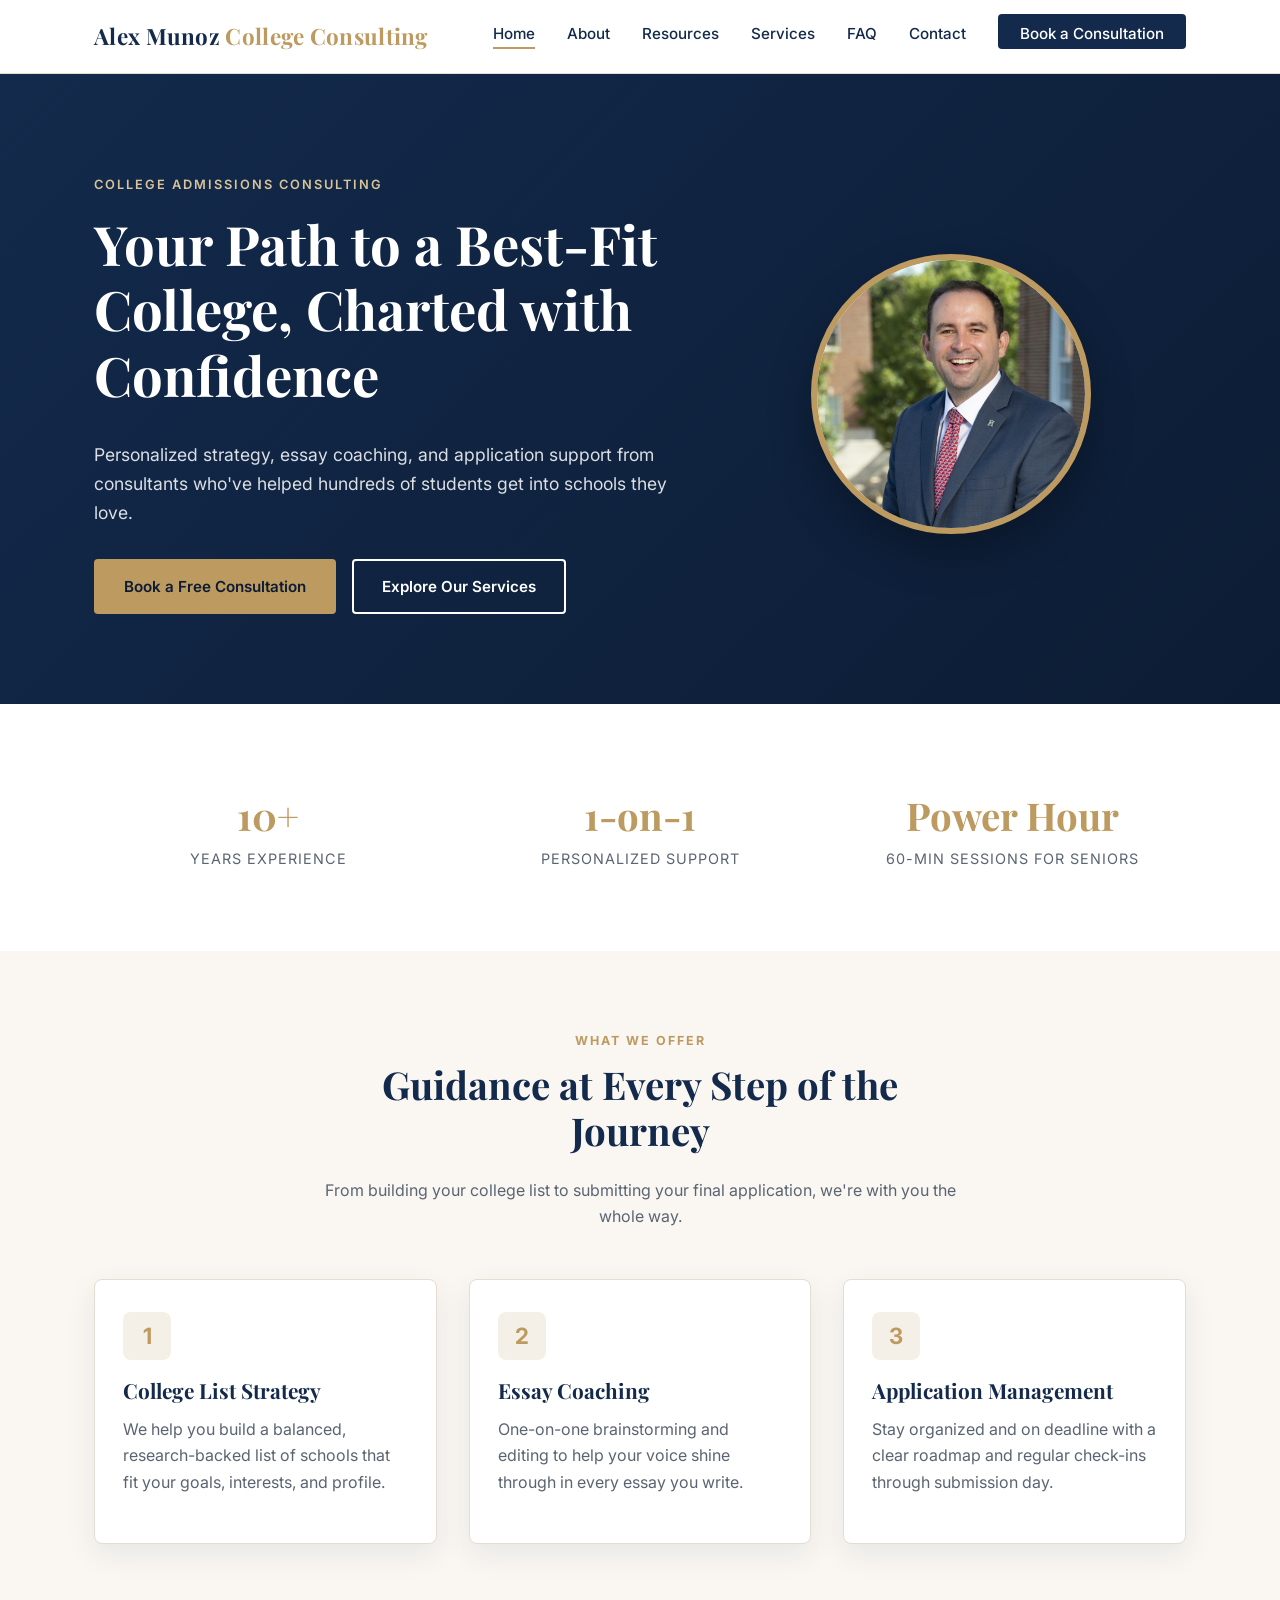
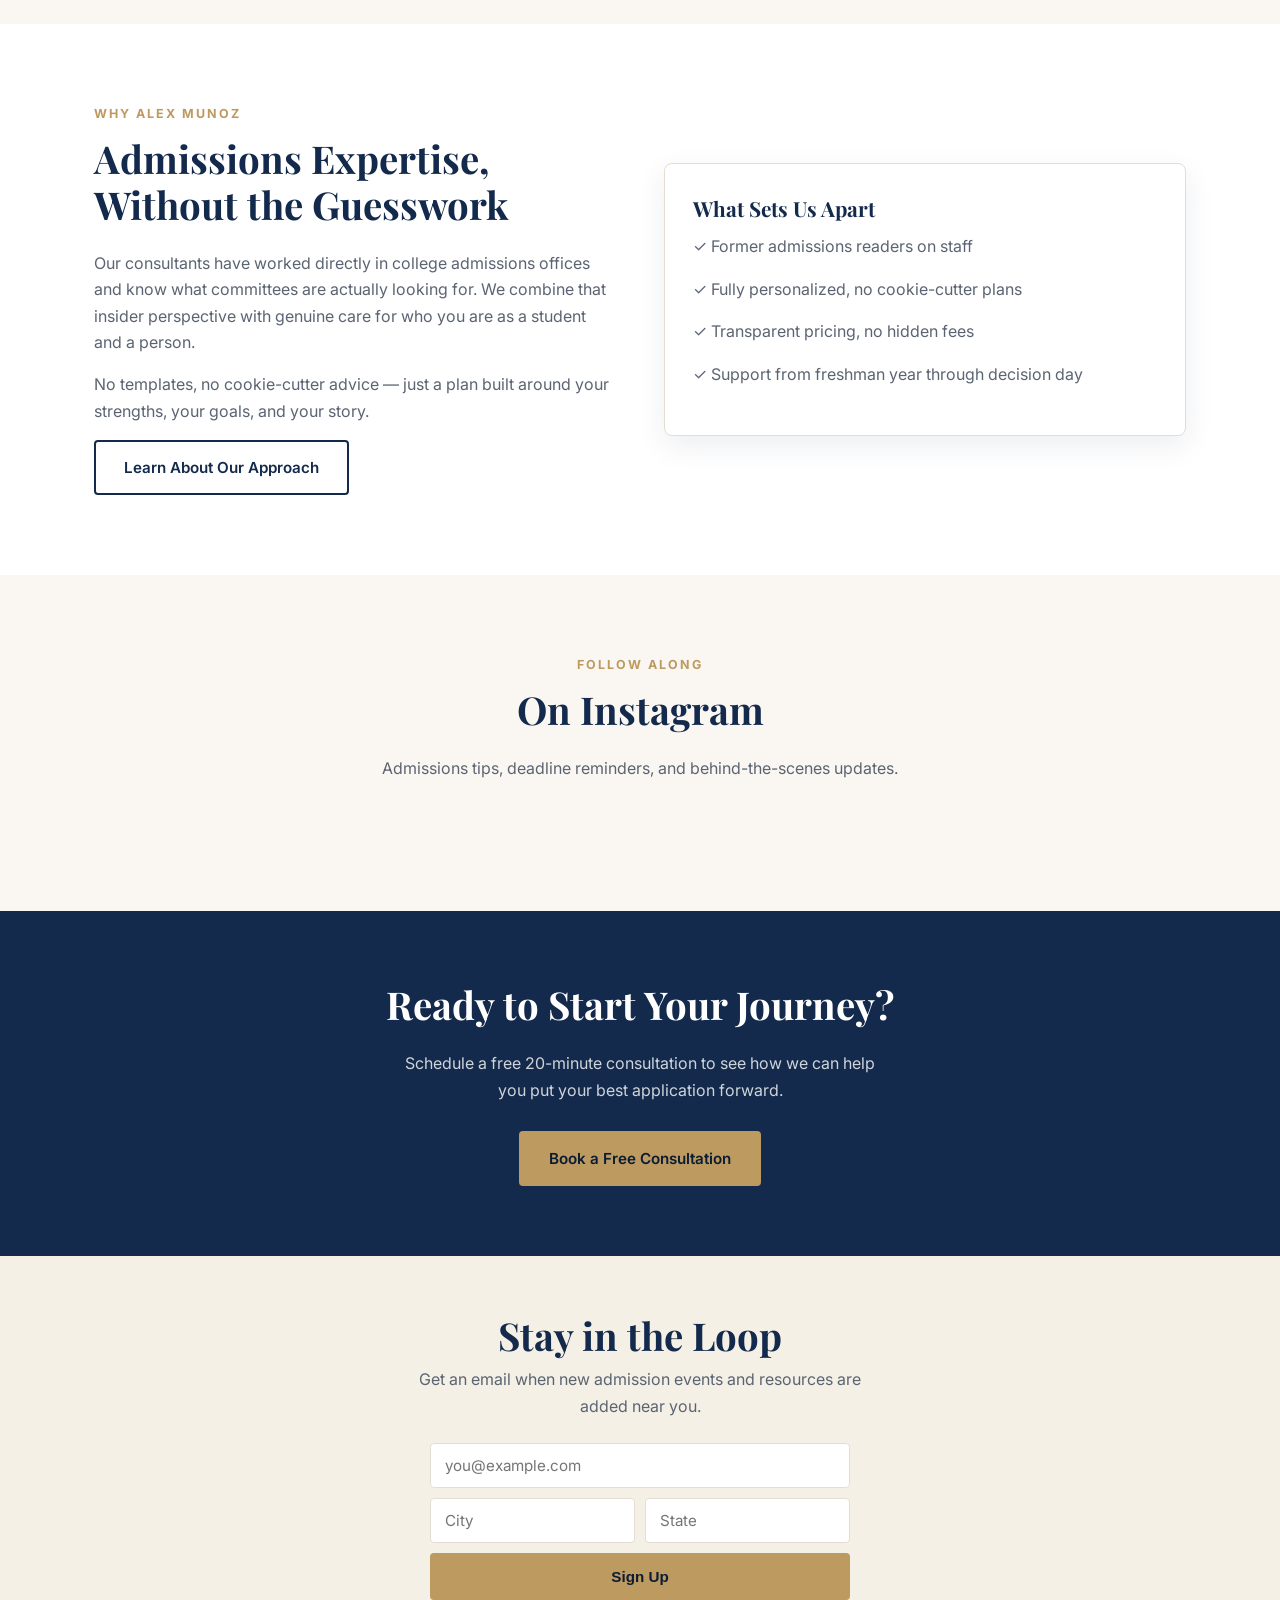
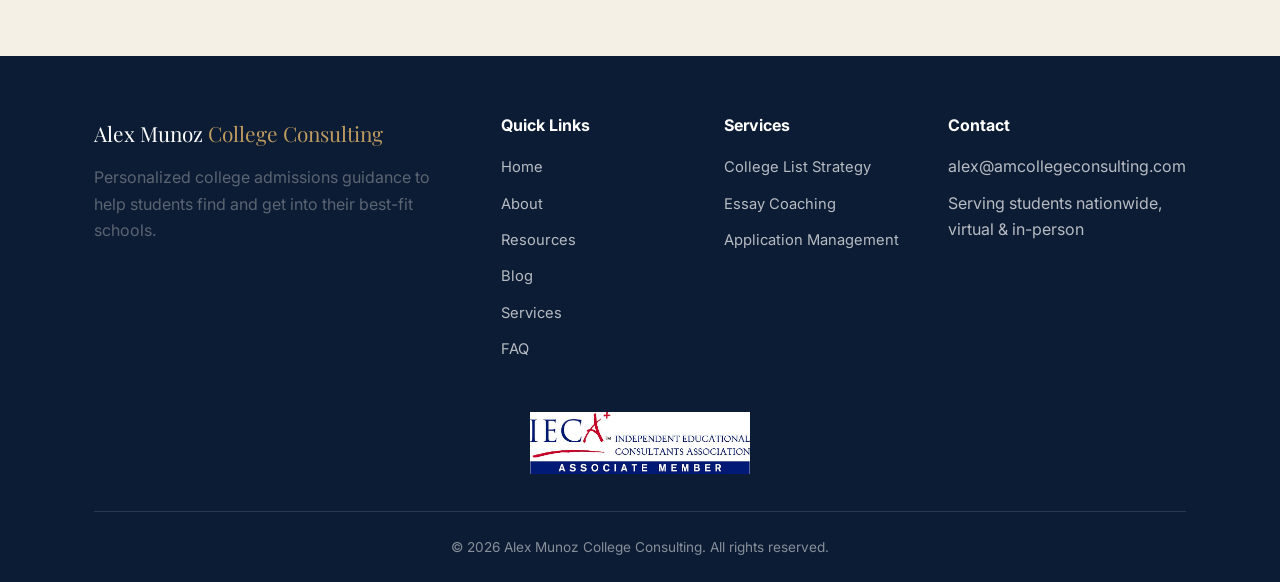
<file: index.html>
<!DOCTYPE html>
<html lang="en">
<head>
<!-- Google tag (gtag.js) -->
<script async src="https://www.googletagmanager.com/gtag/js?id=G-51WXC286CQ"></script>
<script>
  window.dataLayer = window.dataLayer || [];
  function gtag(){dataLayer.push(arguments);}
  gtag('js', new Date());
  gtag('config', 'G-51WXC286CQ');
</script>
<meta charset="UTF-8">
<meta name="viewport" content="width=device-width, initial-scale=1.0">
<link rel="icon" type="image/x-icon" href="favicon.ico">
<link rel="icon" type="image/png" sizes="32x32" href="favicon-32.png">
<link rel="icon" type="image/png" sizes="16x16" href="favicon-16.png">
<link rel="apple-touch-icon" sizes="180x180" href="apple-touch-icon.png">
<title>Alex Munoz College Consulting | Expert College Admissions Guidance</title>
<meta name="description" content="Alex Munoz College Consulting helps students craft standout applications and get into their best-fit colleges through personalized, one-on-one guidance.">
<link rel="canonical" href="https://amcollegeconsulting.com/">
<meta property="og:type" content="website">
<meta property="og:site_name" content="Alex Munoz College Consulting">
<meta property="og:url" content="https://amcollegeconsulting.com/">
<meta property="og:title" content="Alex Munoz College Consulting | Expert College Admissions Guidance">
<meta property="og:description" content="Alex Munoz College Consulting helps students craft standout applications and get into their best-fit colleges through personalized, one-on-one guidance.">
<meta property="og:image" content="https://amcollegeconsulting.com/social-preview.png">
<meta property="og:image:width" content="1200">
<meta property="og:image:height" content="630">
<meta name="twitter:card" content="summary_large_image">
<meta name="twitter:title" content="Alex Munoz College Consulting | Expert College Admissions Guidance">
<meta name="twitter:description" content="Alex Munoz College Consulting helps students craft standout applications and get into their best-fit colleges through personalized, one-on-one guidance.">
<meta name="twitter:image" content="https://amcollegeconsulting.com/social-preview.png">
<link rel="preconnect" href="https://fonts.googleapis.com">
<link href="https://fonts.googleapis.com/css2?family=Playfair+Display:wght@600;700&family=Inter:wght@400;500;600;700&display=swap" rel="stylesheet">
<link rel="stylesheet" href="styles.css?v=20260905a">
<script type="application/ld+json">
{
  "@context": "https://schema.org",
  "@type": "ProfessionalService",
  "name": "Alex Munoz College Consulting",
  "url": "https://amcollegeconsulting.com/",
  "image": "https://amcollegeconsulting.com/social-preview.png",
  "email": "alex@amcollegeconsulting.com",
  "description": "Personalized college admissions consulting, including college list strategy, essay coaching, application management, and interview preparation.",
  "areaServed": [
    {
      "@type": "City",
      "name": "North Dallas, TX"
    },
    {
      "@type": "Country",
      "name": "United States"
    }
  ],
  "sameAs": [
    "https://www.iecaonline.com/"
  ]
}
</script>
</head>
<body>

<header class="site-header">
  <div class="nav-wrap">
    <a href="index.html" class="logo">Alex Munoz <span>College Consulting</span></a>
    <ul class="nav-links">
      <li><a href="index.html" class="active">Home</a></li>
      <li><a href="about.html">About</a></li>
      <li class="nav-dropdown">
        <a href="resources.html">Resources</a>
        <ul class="nav-dropdown-menu">
          <li><a href="resources.html#info-sessions">Admission Reps in Your Area</a></li>
          <li><a href="blog.html">Blog</a></li>
        </ul>
      </li>
      <li><a href="services.html">Services</a></li>
      <li><a href="faq.html">FAQ</a></li>
      <li><a href="contact.html">Contact</a></li>
      <li><a href="contact.html" class="nav-cta">Book a Consultation</a></li>
    </ul>
    <button class="nav-toggle" aria-label="Toggle menu">&#9776;</button>
  </div>
</header>

<section class="hero">
  <div class="container hero-grid">
    <div class="hero-text">
      <span class="eyebrow">College Admissions Consulting</span>
      <h1>Your Path to a Best-Fit College, Charted with Confidence</h1>
      <p class="lead">Personalized strategy, essay coaching, and application support from consultants who've helped hundreds of students get into schools they love.</p>
      <div class="hero-actions">
        <a href="contact.html" class="btn btn-primary">Book a Free Consultation</a>
        <a href="services.html" class="btn btn-outline">Explore Our Services</a>
      </div>
    </div>
    <div class="hero-photo-wrap">
      <div class="hero-photo">
        <img src="alex-munoz-headshot.jpg" alt="Alex Munoz, Founder of Alex Munoz College Consulting" width="900" height="900">
      </div>
    </div>
  </div>
</section>

<section class="section-alt">
  <div class="container">
    <div class="stats" style="grid-template-columns: repeat(3, 1fr);">
      <div>
        <div class="stat-num">10+</div>
        <div class="stat-label">Years Experience</div>
      </div>
      <div>
        <div class="stat-num">1-on-1</div>
        <div class="stat-label">Personalized Support</div>
      </div>
      <div>
        <div class="stat-num">Power Hour</div>
        <div class="stat-label">60-Min Sessions for Seniors</div>
      </div>
    </div>
  </div>
</section>

<section>
  <div class="container">
    <div class="section-header">
      <span class="eyebrow-small">What We Offer</span>
      <h2>Guidance at Every Step of the Journey</h2>
      <p>From building your college list to submitting your final application, we're with you the whole way.</p>
    </div>
    <div class="grid-3">
      <div class="card">
        <div class="icon">1</div>
        <h3>College List Strategy</h3>
        <p>We help you build a balanced, research-backed list of schools that fit your goals, interests, and profile.</p>
      </div>
      <div class="card">
        <div class="icon">2</div>
        <h3>Essay Coaching</h3>
        <p>One-on-one brainstorming and editing to help your voice shine through in every essay you write.</p>
      </div>
      <div class="card">
        <div class="icon">3</div>
        <h3>Application Management</h3>
        <p>Stay organized and on deadline with a clear roadmap and regular check-ins through submission day.</p>
      </div>
    </div>
  </div>
</section>

<section class="section-alt">
  <div class="container">
    <div class="grid-2">
      <div>
        <span class="eyebrow-small">Why Alex Munoz</span>
        <h2>Admissions Expertise, Without the Guesswork</h2>
        <p>Our consultants have worked directly in college admissions offices and know what committees are actually looking for. We combine that insider perspective with genuine care for who you are as a student and a person.</p>
        <p>No templates, no cookie-cutter advice &mdash; just a plan built around your strengths, your goals, and your story.</p>
        <a href="about.html" class="btn btn-outline-navy">Learn About Our Approach</a>
      </div>
      <div class="card">
        <h3>What Sets Us Apart</h3>
        <p>&#10003; Former admissions readers on staff</p>
        <p>&#10003; Fully personalized, no cookie-cutter plans</p>
        <p>&#10003; Transparent pricing, no hidden fees</p>
        <p>&#10003; Support from freshman year through decision day</p>
      </div>
    </div>
  </div>
</section>

<section>
  <div class="container">
    <div class="section-header">
      <span class="eyebrow-small">Follow Along</span>
      <h2>On Instagram</h2>
      <p>Admissions tips, deadline reminders, and behind-the-scenes updates.</p>
    </div>
    <!-- Elfsight Instagram Feed | Untitled Instagram Feed -->
    <script src="https://elfsightcdn.com/platform.js" async></script>
    <div class="elfsight-app-0a816192-628d-4519-bcab-d9eaa3f98de2" data-elfsight-app-lazy></div>
  </div>
</section>

<section class="cta-band">
  <div class="container">
    <h2>Ready to Start Your Journey?</h2>
    <p>Schedule a free 20-minute consultation to see how we can help you put your best application forward.</p>
    <a href="contact.html" class="btn btn-primary">Book a Free Consultation</a>
  </div>
</section>

<section class="newsletter-band">
  <div class="container">
    <h2>Stay in the Loop</h2>
    <p>Get an email when new admission events and resources are added near you.</p>
    <p class="form-success" style="display:none; color: var(--gold); font-weight: 600;">Thanks! You're signed up.</p>
    <form class="newsletter-form" action="https://formspree.io/f/mgognybo" method="POST">
      <input type="hidden" name="form_type" value="Newsletter signup">
      <label for="newsletter-email" class="sr-only">Email address</label>
      <input type="email" id="newsletter-email" name="email" placeholder="you@example.com" required>
      <div class="newsletter-form-row">
        <label for="newsletter-city" class="sr-only">City</label>
        <input type="text" id="newsletter-city" name="city" placeholder="City">
        <label for="newsletter-state" class="sr-only">State</label>
        <input type="text" id="newsletter-state" name="state" placeholder="State">
      </div>
      <button type="submit" class="btn btn-primary">Sign Up</button>
    </form>
  </div>
</section>

<footer class="site-footer">
  <div class="container">
    <div class="footer-grid">
      <div>
        <div class="footer-logo">Alex Munoz <span>College Consulting</span></div>
        <p>Personalized college admissions guidance to help students find and get into their best-fit schools.</p>
      </div>
      <div>
        <h4>Quick Links</h4>
        <ul>
          <li><a href="index.html">Home</a></li>
          <li><a href="about.html">About</a></li>
          <li><a href="resources.html">Resources</a></li>
          <li><a href="blog.html">Blog</a></li>
          <li><a href="services.html">Services</a></li>
          <li><a href="faq.html">FAQ</a></li>
        </ul>
      </div>
      <div>
        <h4>Services</h4>
        <ul>
          <li><a href="services.html">College List Strategy</a></li>
          <li><a href="services.html">Essay Coaching</a></li>
          <li><a href="services.html">Application Management</a></li>
        </ul>
      </div>
      <div>
        <h4>Contact</h4>
        <ul>
          <li>alex@amcollegeconsulting.com</li>
          <li>Serving students nationwide, virtual &amp; in-person</li>
        </ul>
      </div>
    </div>
    <div class="footer-badge">
      <a href="https://www.iecaonline.com/" target="_blank" rel="noopener">
        <img src="IECA%20logo.jpg" alt="IECA Associate Member">
      </a>
    </div>
    <div class="footer-bottom">
      &copy; 2026 Alex Munoz College Consulting. All rights reserved.
    </div>
  </div>
</footer>

<script src="main.js?v=20260905a"></script>
</body>
</html>
</file>
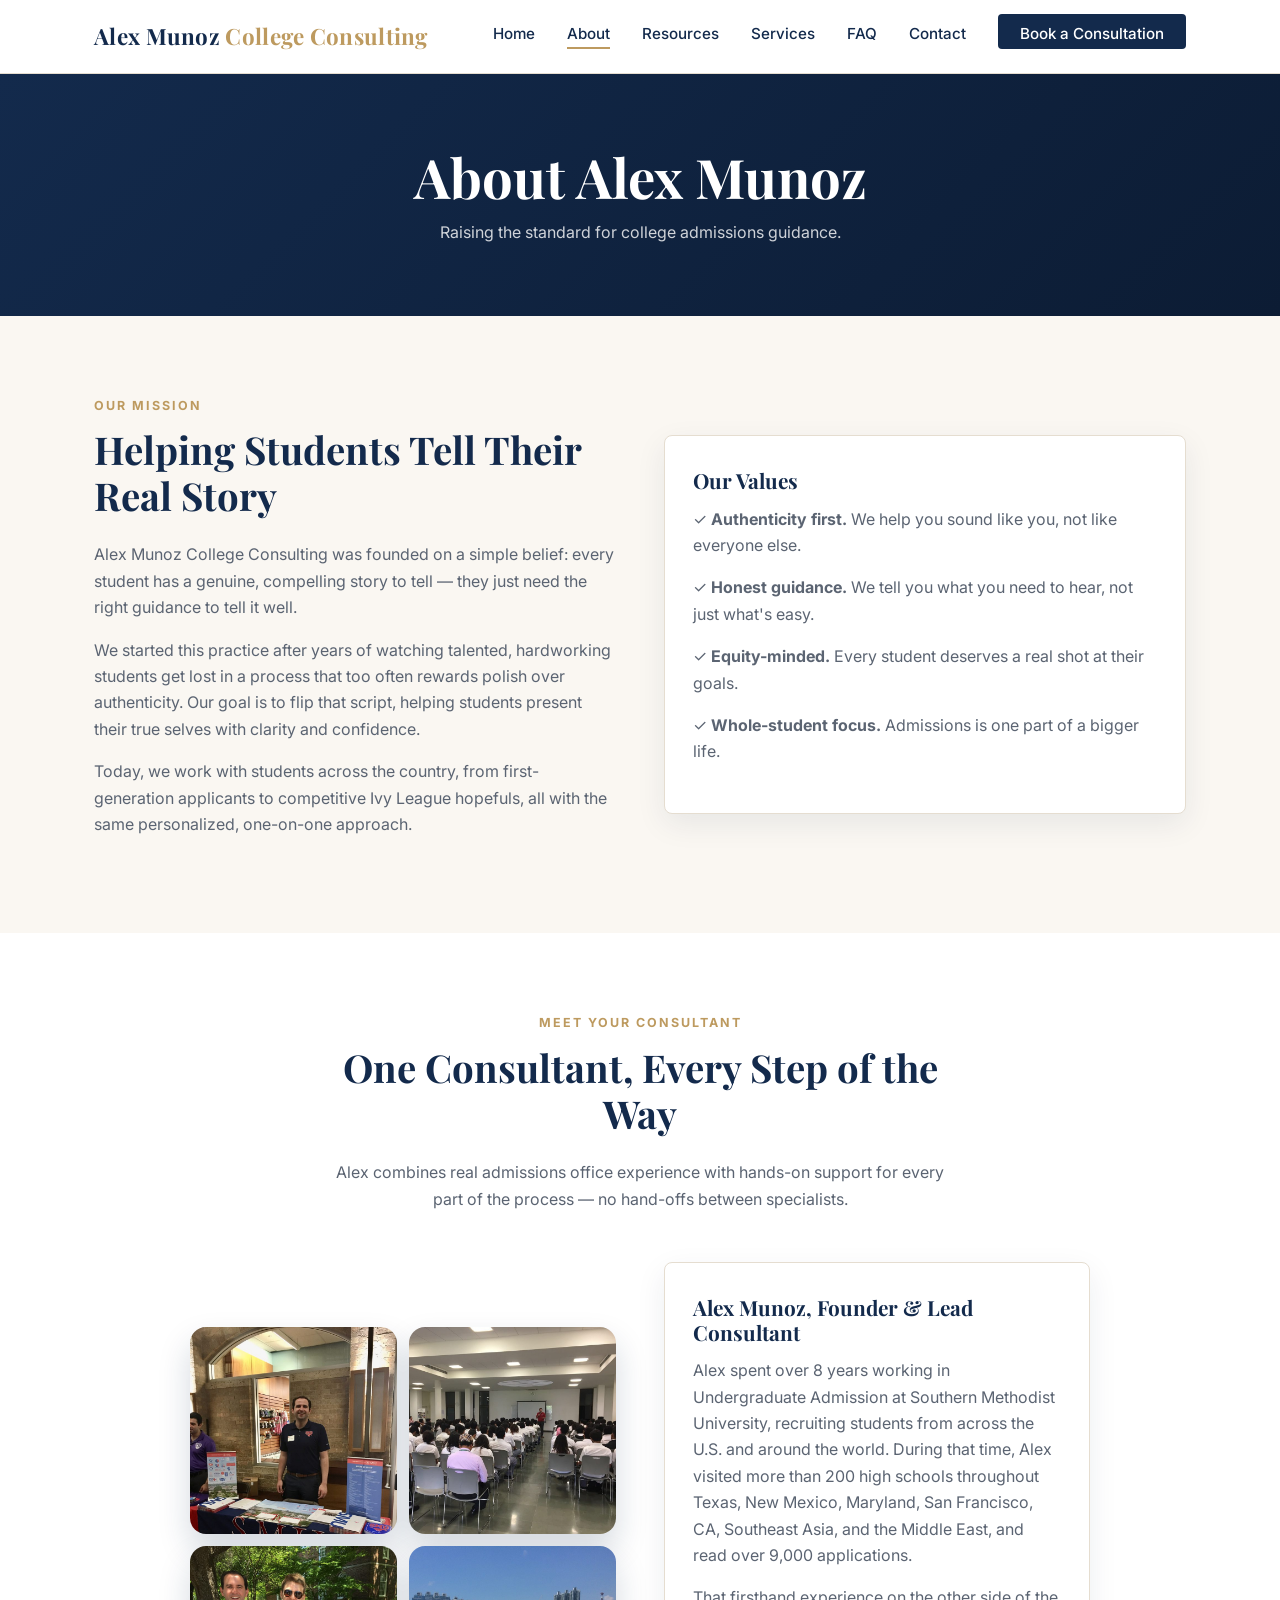
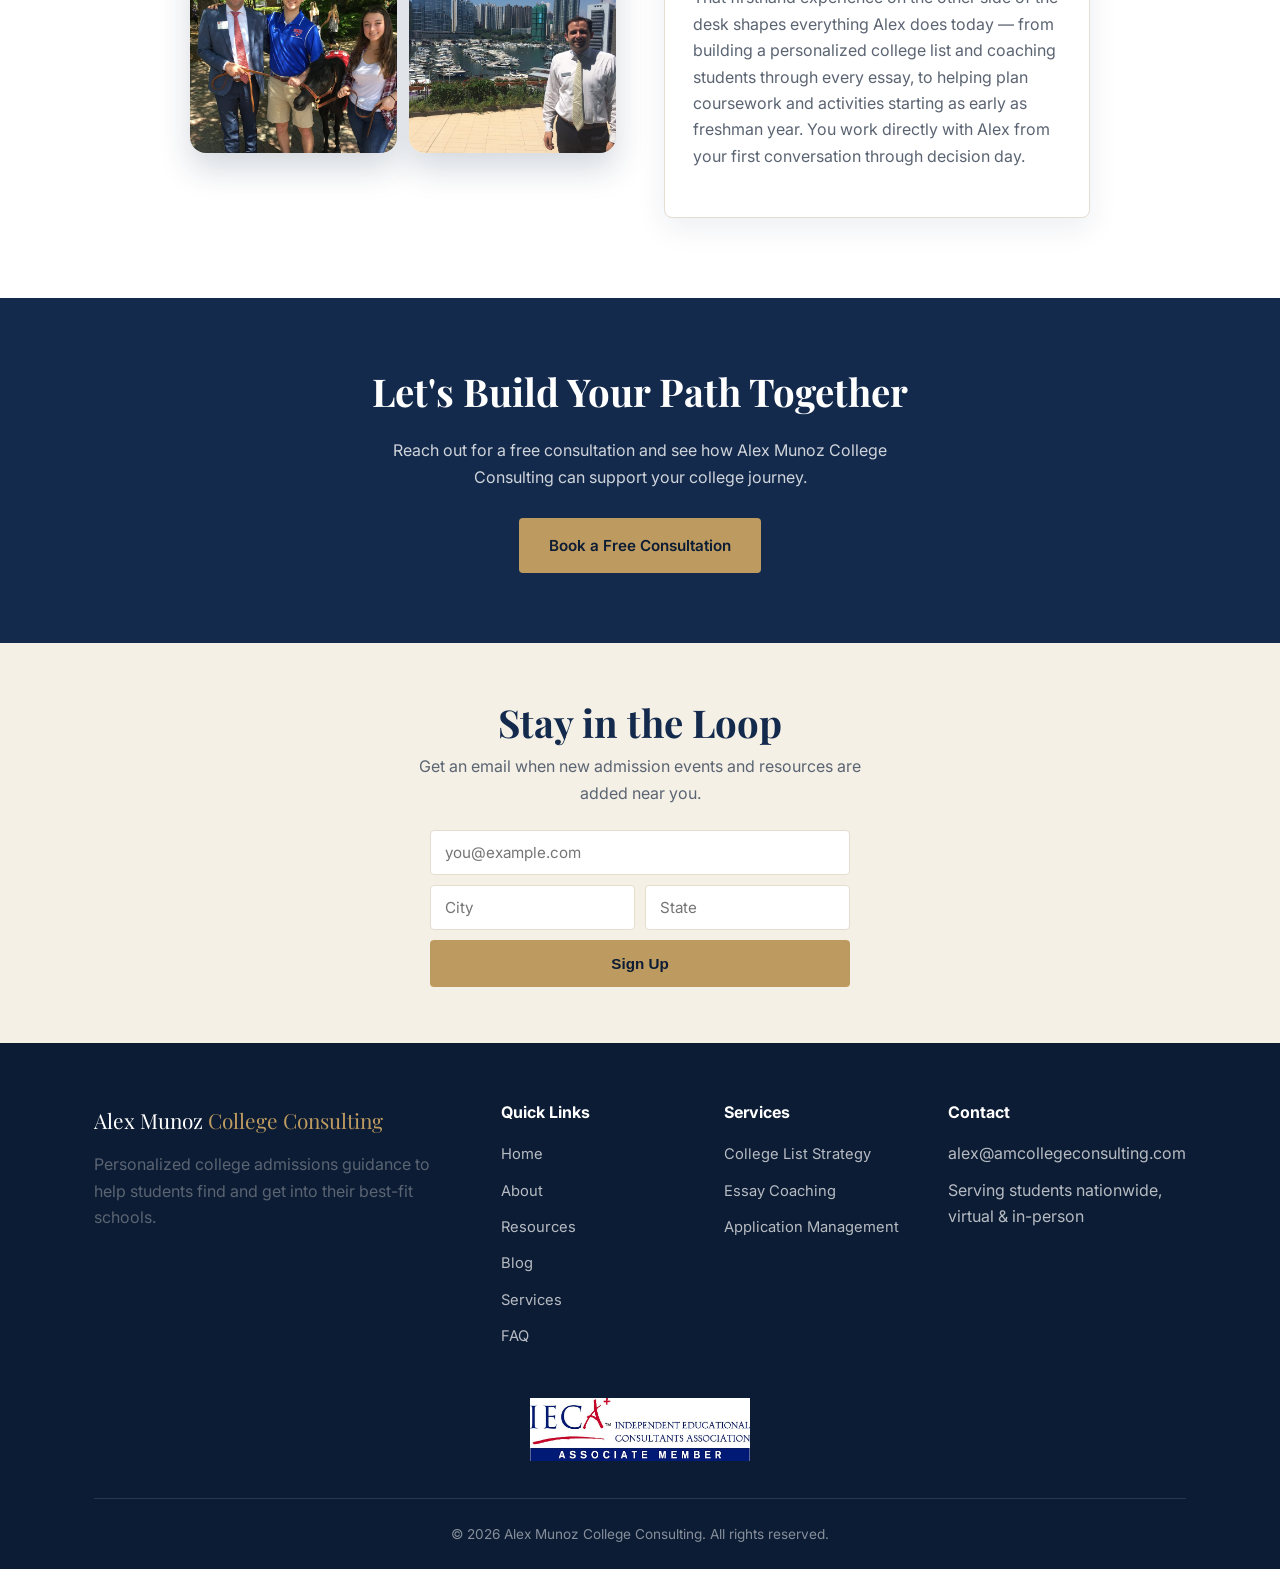
<file: about.html>
<!DOCTYPE html>
<html lang="en">
<head>
<!-- Google tag (gtag.js) -->
<script async src="https://www.googletagmanager.com/gtag/js?id=G-51WXC286CQ"></script>
<script>
  window.dataLayer = window.dataLayer || [];
  function gtag(){dataLayer.push(arguments);}
  gtag('js', new Date());
  gtag('config', 'G-51WXC286CQ');
</script>
<meta charset="UTF-8">
<meta name="viewport" content="width=device-width, initial-scale=1.0">
<link rel="icon" type="image/x-icon" href="favicon.ico">
<link rel="icon" type="image/png" sizes="32x32" href="favicon-32.png">
<link rel="icon" type="image/png" sizes="16x16" href="favicon-16.png">
<link rel="apple-touch-icon" sizes="180x180" href="apple-touch-icon.png">
<title>About Us | Alex Munoz College Consulting</title>
<meta name="description" content="Learn about Alex Munoz College Consulting's mission, story, and the team behind our personalized college admissions guidance.">
<link rel="canonical" href="https://amcollegeconsulting.com/about.html">
<meta property="og:type" content="website">
<meta property="og:site_name" content="Alex Munoz College Consulting">
<meta property="og:url" content="https://amcollegeconsulting.com/about.html">
<meta property="og:title" content="About Us | Alex Munoz College Consulting">
<meta property="og:description" content="Learn about Alex Munoz College Consulting's mission, story, and the team behind our personalized college admissions guidance.">
<meta property="og:image" content="https://amcollegeconsulting.com/social-preview.png">
<meta property="og:image:width" content="1200">
<meta property="og:image:height" content="630">
<meta name="twitter:card" content="summary_large_image">
<meta name="twitter:title" content="About Us | Alex Munoz College Consulting">
<meta name="twitter:description" content="Learn about Alex Munoz College Consulting's mission, story, and the team behind our personalized college admissions guidance.">
<meta name="twitter:image" content="https://amcollegeconsulting.com/social-preview.png">
<link rel="preconnect" href="https://fonts.googleapis.com">
<link href="https://fonts.googleapis.com/css2?family=Playfair+Display:wght@600;700&family=Inter:wght@400;500;600;700&display=swap" rel="stylesheet">
<link rel="stylesheet" href="styles.css?v=20260905a">
<script type="application/ld+json">
[
  {
    "@context": "https://schema.org",
    "@type": "AboutPage",
    "name": "About Alex Munoz College Consulting",
    "url": "https://amcollegeconsulting.com/about.html",
    "mainEntity": {
      "@type": "ProfessionalService",
      "name": "Alex Munoz College Consulting",
      "url": "https://amcollegeconsulting.com/",
      "email": "alex@amcollegeconsulting.com",
      "image": "https://amcollegeconsulting.com/social-preview.png",
      "areaServed": [
        {
          "@type": "City",
          "name": "North Dallas, TX"
        },
        {
          "@type": "Country",
          "name": "United States"
        }
      ]
    }
  },
  {
    "@context": "https://schema.org",
    "@type": "BreadcrumbList",
    "itemListElement": [
      {
        "@type": "ListItem",
        "position": 1,
        "name": "Home",
        "item": "https://amcollegeconsulting.com/"
      },
      {
        "@type": "ListItem",
        "position": 2,
        "name": "About",
        "item": "https://amcollegeconsulting.com/about.html"
      }
    ]
  }
]
</script>
</head>
<body>

<header class="site-header">
  <div class="nav-wrap">
    <a href="index.html" class="logo">Alex Munoz <span>College Consulting</span></a>
    <ul class="nav-links">
      <li><a href="index.html">Home</a></li>
      <li><a href="about.html" class="active">About</a></li>
      <li class="nav-dropdown">
        <a href="resources.html">Resources</a>
        <ul class="nav-dropdown-menu">
          <li><a href="resources.html#info-sessions">Admission Reps in Your Area</a></li>
          <li><a href="blog.html">Blog</a></li>
        </ul>
      </li>
      <li><a href="services.html">Services</a></li>
      <li><a href="faq.html">FAQ</a></li>
      <li><a href="contact.html">Contact</a></li>
      <li><a href="contact.html" class="nav-cta">Book a Consultation</a></li>
    </ul>
    <button class="nav-toggle" aria-label="Toggle menu">&#9776;</button>
  </div>
</header>

<section class="page-hero">
  <div class="container">
    <h1>About Alex Munoz</h1>
    <p>Raising the standard for college admissions guidance.</p>
  </div>
</section>

<section>
  <div class="container">
    <div class="grid-2">
      <div>
        <span class="eyebrow-small">Our Mission</span>
        <h2>Helping Students Tell Their Real Story</h2>
        <p>Alex Munoz College Consulting was founded on a simple belief: every student has a genuine, compelling story to tell &mdash; they just need the right guidance to tell it well.</p>
        <p>We started this practice after years of watching talented, hardworking students get lost in a process that too often rewards polish over authenticity. Our goal is to flip that script, helping students present their true selves with clarity and confidence.</p>
        <p>Today, we work with students across the country, from first-generation applicants to competitive Ivy League hopefuls, all with the same personalized, one-on-one approach.</p>
      </div>
      <div class="card">
        <h3>Our Values</h3>
        <p>&#10003; <strong>Authenticity first.</strong> We help you sound like you, not like everyone else.</p>
        <p>&#10003; <strong>Honest guidance.</strong> We tell you what you need to hear, not just what's easy.</p>
        <p>&#10003; <strong>Equity-minded.</strong> Every student deserves a real shot at their goals.</p>
        <p>&#10003; <strong>Whole-student focus.</strong> Admissions is one part of a bigger life.</p>
      </div>
    </div>
  </div>
</section>

<section class="section-alt">
  <div class="container">
    <div class="section-header">
      <span class="eyebrow-small">Meet Your Consultant</span>
      <h2>One Consultant, Every Step of the Way</h2>
      <p>Alex combines real admissions office experience with hands-on support for every part of the process &mdash; no hand-offs between specialists.</p>
    </div>
    <div class="grid-2" style="max-width: 900px; margin: 0 auto;">
      <div class="photo-mosaic">
        <div class="headshot-frame">
          <img src="alex-collage-1.jpg" alt="Alex Munoz at an SMU admissions table" width="750" height="1000">
        </div>
        <div class="headshot-frame">
          <img src="alex-collage-2.jpg" alt="Alex Munoz presenting to students at a college fair" width="1000" height="750" style="object-position: 75% center;">
        </div>
        <div class="headshot-frame">
          <img src="alex-collage-3.jpg" alt="Alex Munoz with SMU's mascot Peruna on campus" width="750" height="1000">
        </div>
        <div class="headshot-frame">
          <img src="alex-collage-4.jpg" alt="Alex Munoz recruiting internationally in Hong Kong" width="1000" height="750" style="object-position: 75% center;">
        </div>
      </div>
      <div class="card">
        <h3>Alex Munoz, Founder &amp; Lead Consultant</h3>
        <p>Alex spent over 8 years working in Undergraduate Admission at Southern Methodist University, recruiting students from across the U.S. and around the world. During that time, Alex visited more than 200 high schools throughout Texas, New Mexico, Maryland, San Francisco, CA, Southeast Asia, and the Middle East, and read over 9,000 applications.</p>
        <p>That firsthand experience on the other side of the desk shapes everything Alex does today &mdash; from building a personalized college list and coaching students through every essay, to helping plan coursework and activities starting as early as freshman year. You work directly with Alex from your first conversation through decision day.</p>
      </div>
    </div>
  </div>
</section>

<section class="cta-band">
  <div class="container">
    <h2>Let's Build Your Path Together</h2>
    <p>Reach out for a free consultation and see how Alex Munoz College Consulting can support your college journey.</p>
    <a href="contact.html" class="btn btn-primary">Book a Free Consultation</a>
  </div>
</section>

<section class="newsletter-band">
  <div class="container">
    <h2>Stay in the Loop</h2>
    <p>Get an email when new admission events and resources are added near you.</p>
    <p class="form-success" style="display:none; color: var(--gold); font-weight: 600;">Thanks! You're signed up.</p>
    <form class="newsletter-form" action="https://formspree.io/f/mgognybo" method="POST">
      <input type="hidden" name="form_type" value="Newsletter signup">
      <label for="newsletter-email" class="sr-only">Email address</label>
      <input type="email" id="newsletter-email" name="email" placeholder="you@example.com" required>
      <div class="newsletter-form-row">
        <label for="newsletter-city" class="sr-only">City</label>
        <input type="text" id="newsletter-city" name="city" placeholder="City">
        <label for="newsletter-state" class="sr-only">State</label>
        <input type="text" id="newsletter-state" name="state" placeholder="State">
      </div>
      <button type="submit" class="btn btn-primary">Sign Up</button>
    </form>
  </div>
</section>

<footer class="site-footer">
  <div class="container">
    <div class="footer-grid">
      <div>
        <div class="footer-logo">Alex Munoz <span>College Consulting</span></div>
        <p>Personalized college admissions guidance to help students find and get into their best-fit schools.</p>
      </div>
      <div>
        <h4>Quick Links</h4>
        <ul>
          <li><a href="index.html">Home</a></li>
          <li><a href="about.html">About</a></li>
          <li><a href="resources.html">Resources</a></li>
          <li><a href="blog.html">Blog</a></li>
          <li><a href="services.html">Services</a></li>
          <li><a href="faq.html">FAQ</a></li>
        </ul>
      </div>
      <div>
        <h4>Services</h4>
        <ul>
          <li><a href="services.html">College List Strategy</a></li>
          <li><a href="services.html">Essay Coaching</a></li>
          <li><a href="services.html">Application Management</a></li>
        </ul>
      </div>
      <div>
        <h4>Contact</h4>
        <ul>
          <li>alex@amcollegeconsulting.com</li>
          <li>Serving students nationwide, virtual &amp; in-person</li>
        </ul>
      </div>
    </div>
    <div class="footer-badge">
      <a href="https://www.iecaonline.com/" target="_blank" rel="noopener">
        <img src="IECA%20logo.jpg" alt="IECA Associate Member">
      </a>
    </div>
    <div class="footer-bottom">
      &copy; 2026 Alex Munoz College Consulting. All rights reserved.
    </div>
  </div>
</footer>

<script src="main.js?v=20260905a"></script>
</body>
</html>
</file>
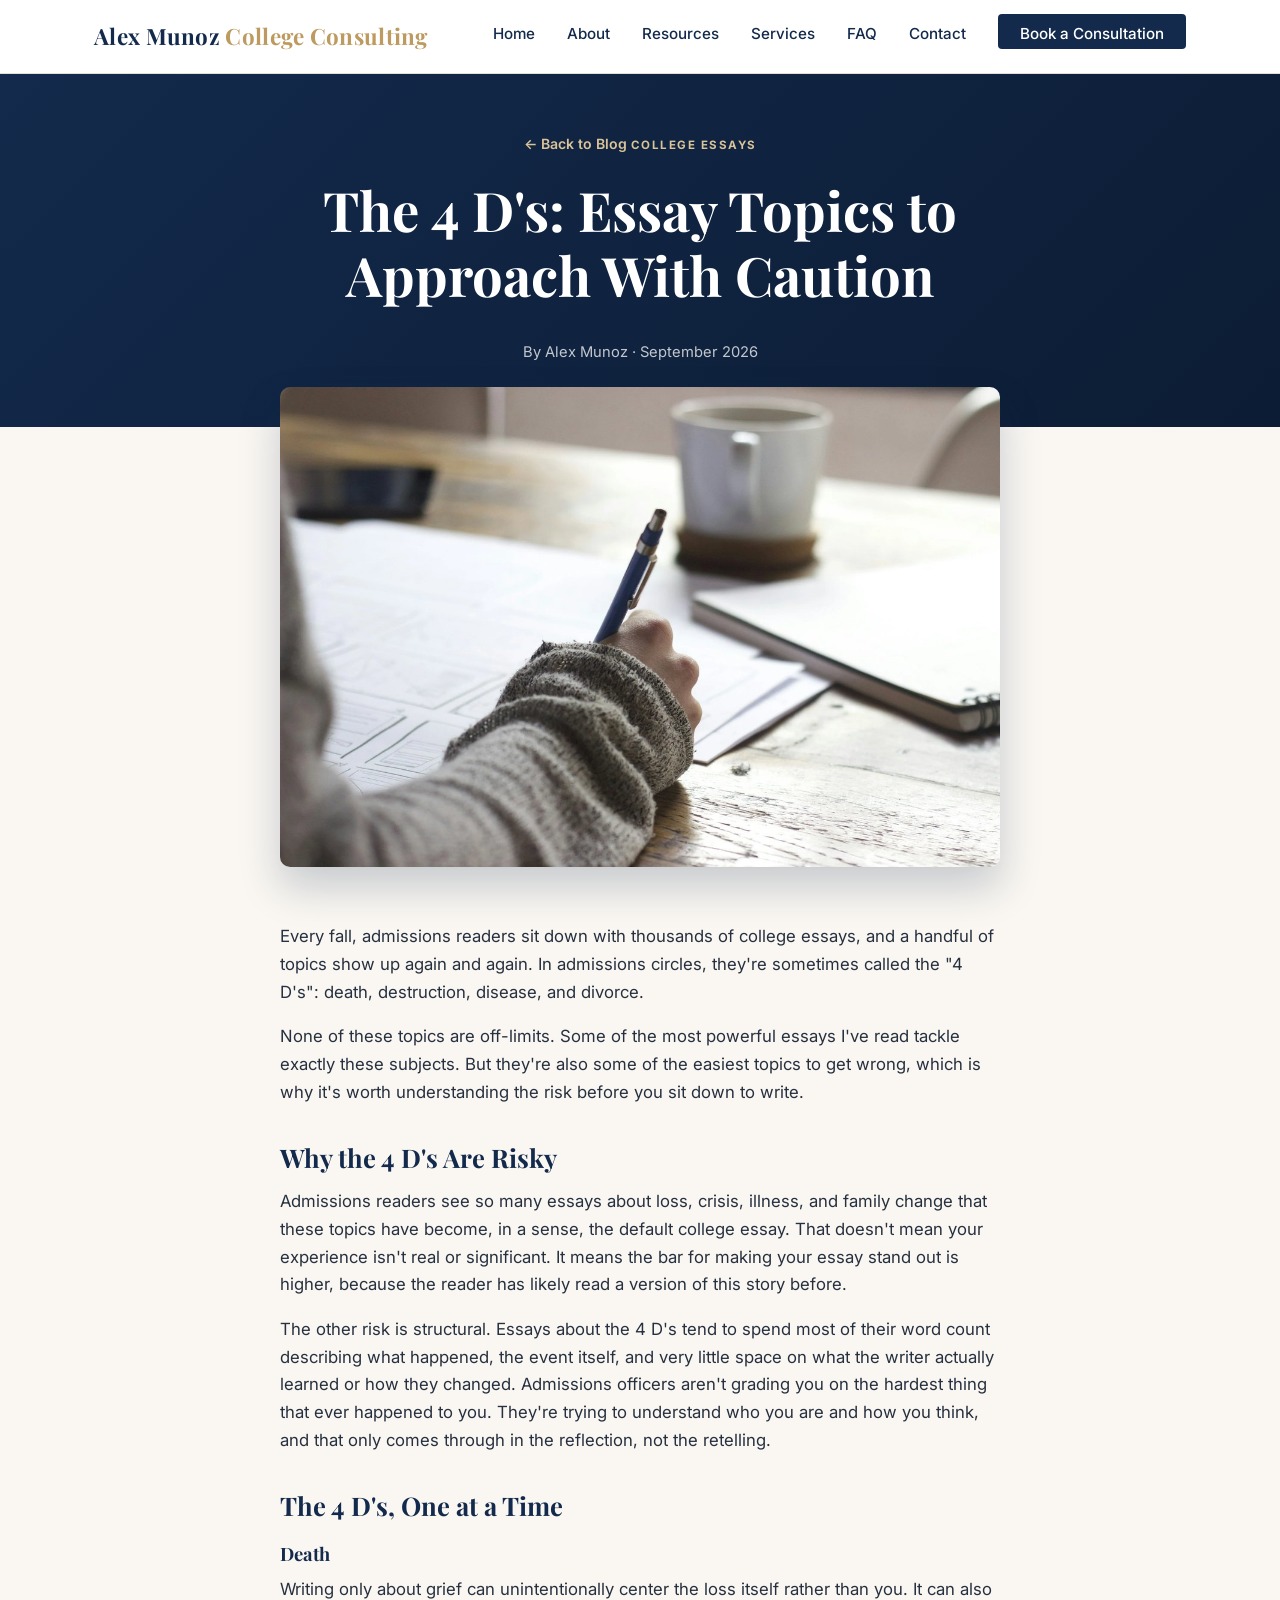
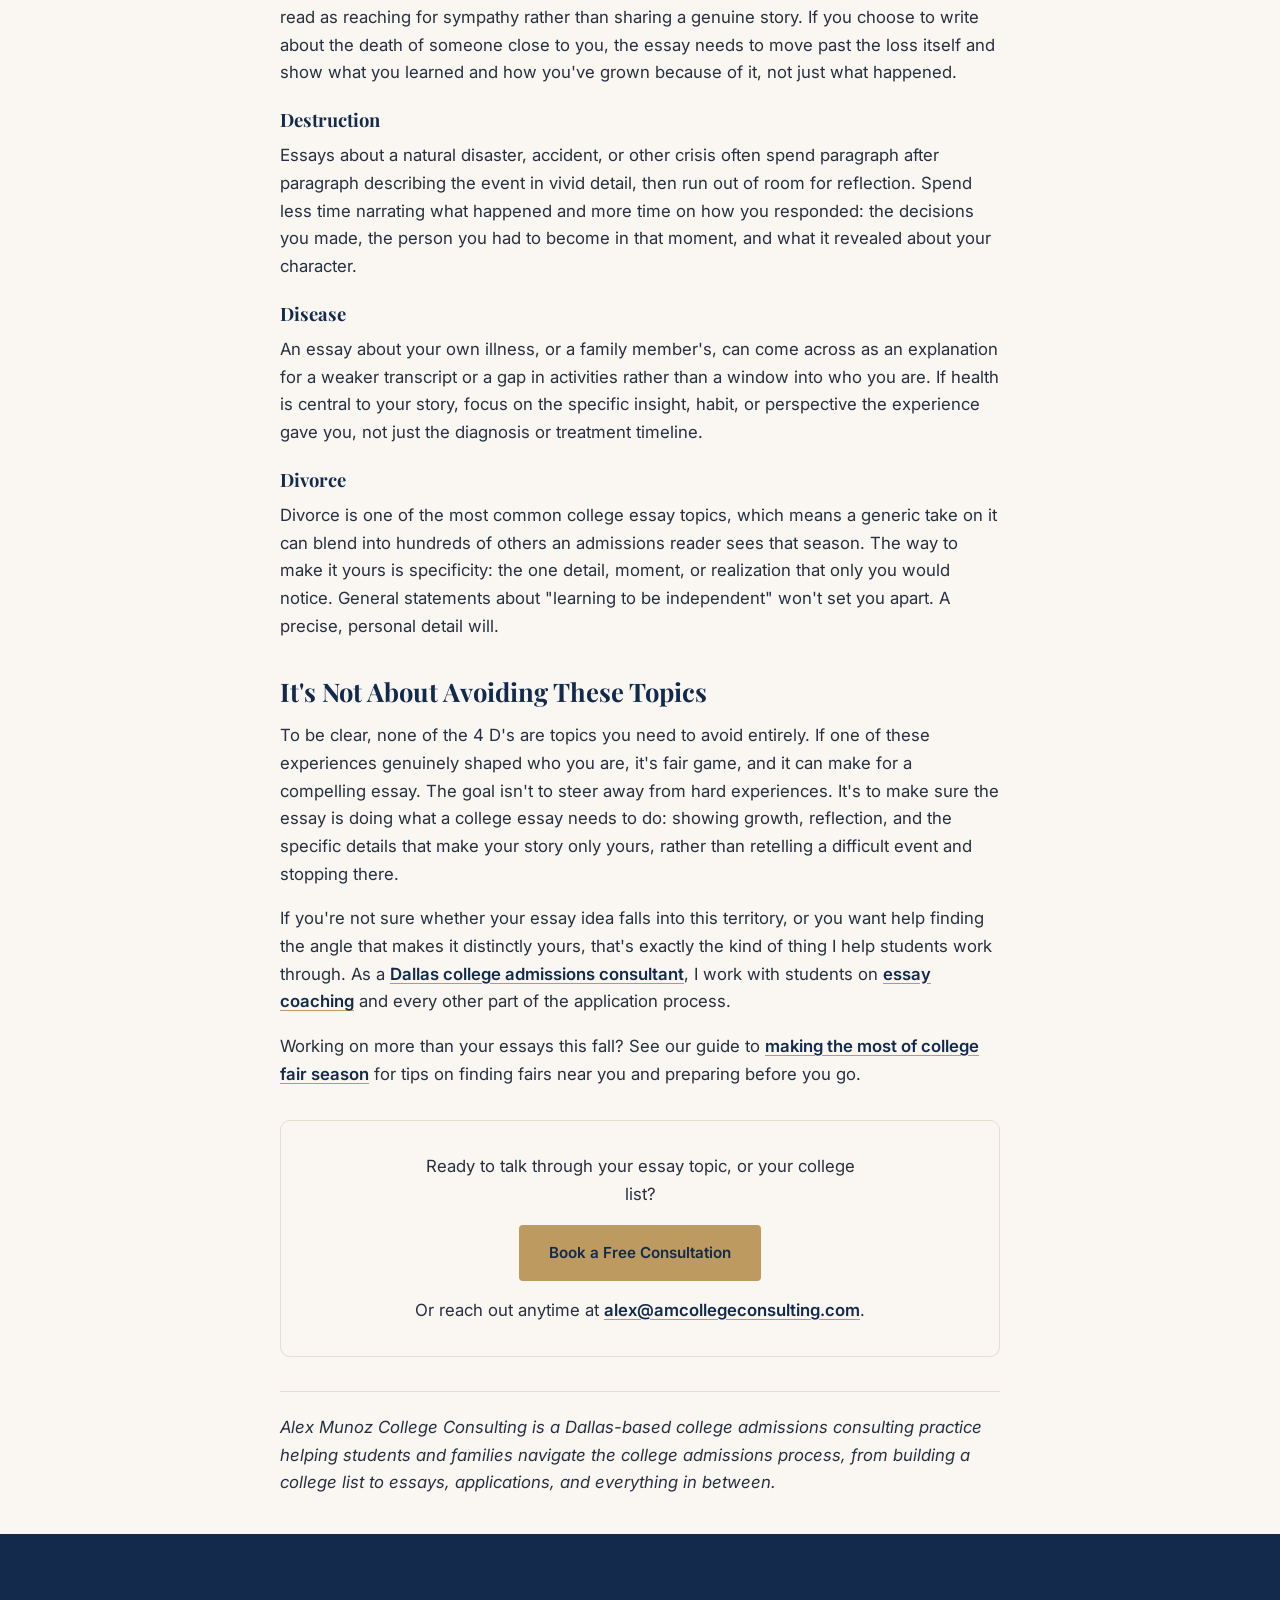
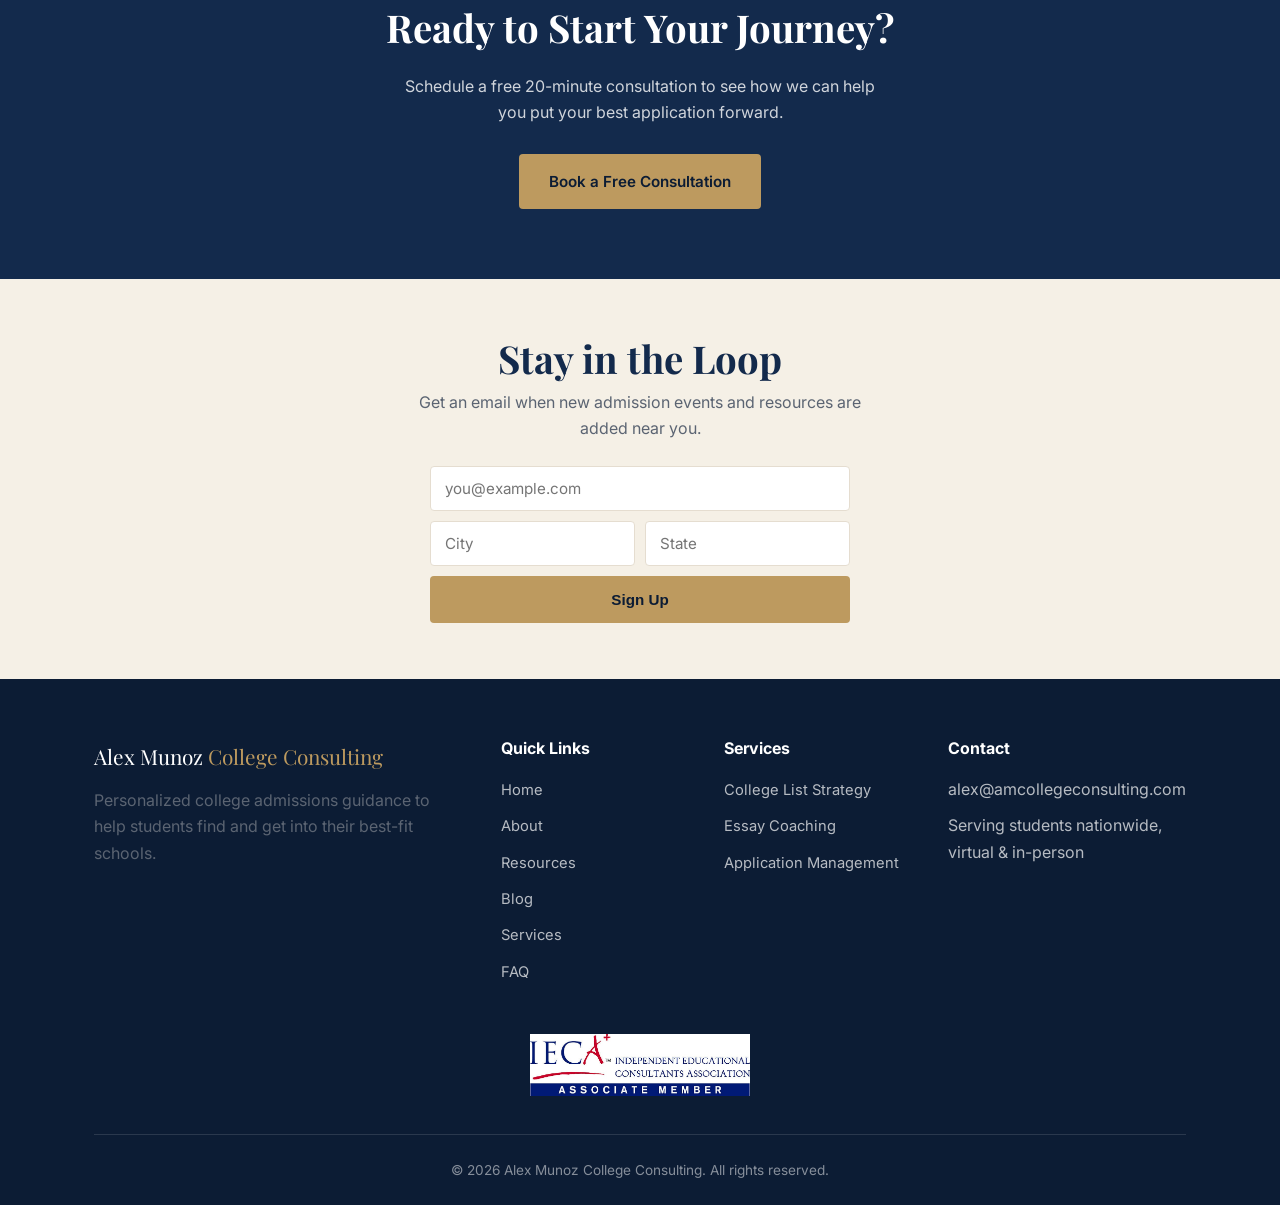
<file: blog-4ds-essay-topics.html>
<!DOCTYPE html>
<html lang="en">
<head>
<!-- Google tag (gtag.js) -->
<script async src="https://www.googletagmanager.com/gtag/js?id=G-51WXC286CQ"></script>
<script>
  window.dataLayer = window.dataLayer || [];
  function gtag(){dataLayer.push(arguments);}
  gtag('js', new Date());
  gtag('config', 'G-51WXC286CQ');
</script>
<meta charset="UTF-8">
<meta name="viewport" content="width=device-width, initial-scale=1.0">
<link rel="icon" type="image/x-icon" href="favicon.ico">
<link rel="icon" type="image/png" sizes="32x32" href="favicon-32.png">
<link rel="icon" type="image/png" sizes="16x16" href="favicon-16.png">
<link rel="apple-touch-icon" sizes="180x180" href="apple-touch-icon.png">
<title>The 4 D's of College Essays | Alex Munoz College Consulting</title>
<meta name="description" content="Death, destruction, disease, divorce: the &quot;4 D's&quot; are common essay topics. A Dallas admissions consultant on how to write about them well.">
<link rel="canonical" href="https://amcollegeconsulting.com/blog-4ds-essay-topics.html">
<meta property="og:type" content="article">
<meta property="og:site_name" content="Alex Munoz College Consulting">
<meta property="og:url" content="https://amcollegeconsulting.com/blog-4ds-essay-topics.html">
<meta property="og:title" content="The 4 D's: Essay Topics to Approach With Caution">
<meta property="og:description" content="Death, destruction, disease, divorce: the &quot;4 D's&quot; are common essay topics. A Dallas admissions consultant on how to write about them well.">
<meta property="og:image" content="https://amcollegeconsulting.com/college-essay-writing-web.jpg">
<meta property="og:image:width" content="1200">
<meta property="og:image:height" content="800">
<meta property="article:published_time" content="2026-09-02T00:00:00-05:00">
<meta property="article:modified_time" content="2026-09-02T00:00:00-05:00">
<meta property="article:author" content="Alex Munoz">
<meta name="twitter:card" content="summary_large_image">
<meta name="twitter:title" content="The 4 D's: Essay Topics to Approach With Caution">
<meta name="twitter:description" content="Death, destruction, disease, divorce: the &quot;4 D's&quot; are common essay topics. A Dallas admissions consultant on how to write about them well.">
<meta name="twitter:image" content="https://amcollegeconsulting.com/college-essay-writing-web.jpg">
<link rel="preconnect" href="https://fonts.googleapis.com">
<link href="https://fonts.googleapis.com/css2?family=Playfair+Display:wght@600;700&family=Inter:wght@400;500;600;700&display=swap" rel="stylesheet">
<link rel="stylesheet" href="styles.css?v=20260905a">
<script type="application/ld+json">
[
  {
    "@context": "https://schema.org",
    "@type": "BlogPosting",
    "headline": "The 4 D's: Essay Topics to Approach With Caution",
    "description": "Death, destruction, disease, divorce: the \"4 D's\" are common essay topics. A Dallas admissions consultant on how to write about them well.",
    "image": "https://amcollegeconsulting.com/college-essay-writing-web.jpg",
    "datePublished": "2026-09-02",
    "dateModified": "2026-09-02",
    "author": {
      "@type": "Person",
      "name": "Alex Munoz",
      "url": "https://amcollegeconsulting.com/about.html"
    },
    "publisher": {
      "@type": "Organization",
      "name": "Alex Munoz College Consulting",
      "url": "https://amcollegeconsulting.com/",
      "logo": {
        "@type": "ImageObject",
        "url": "https://amcollegeconsulting.com/apple-touch-icon.png"
      }
    },
    "mainEntityOfPage": "https://amcollegeconsulting.com/blog-4ds-essay-topics.html"
  },
  {
    "@context": "https://schema.org",
    "@type": "BreadcrumbList",
    "itemListElement": [
      {
        "@type": "ListItem",
        "position": 1,
        "name": "Home",
        "item": "https://amcollegeconsulting.com/"
      },
      {
        "@type": "ListItem",
        "position": 2,
        "name": "Blog",
        "item": "https://amcollegeconsulting.com/blog.html"
      },
      {
        "@type": "ListItem",
        "position": 3,
        "name": "The 4 D's: Essay Topics to Approach With Caution",
        "item": "https://amcollegeconsulting.com/blog-4ds-essay-topics.html"
      }
    ]
  }
]
</script>
</head>
<body>

<header class="site-header">
  <div class="nav-wrap">
    <a href="index.html" class="logo">Alex Munoz <span>College Consulting</span></a>
    <ul class="nav-links">
      <li><a href="index.html">Home</a></li>
      <li><a href="about.html">About</a></li>
      <li class="nav-dropdown">
        <a href="resources.html">Resources</a>
        <ul class="nav-dropdown-menu">
          <li><a href="resources.html#info-sessions">Admission Reps in Your Area</a></li>
          <li><a href="blog.html" class="active">Blog</a></li>
        </ul>
      </li>
      <li><a href="services.html">Services</a></li>
      <li><a href="faq.html">FAQ</a></li>
      <li><a href="contact.html">Contact</a></li>
      <li><a href="contact.html" class="nav-cta">Book a Consultation</a></li>
    </ul>
    <button class="nav-toggle" aria-label="Toggle menu">&#9776;</button>
  </div>
</header>

<section class="article-hero">
  <div class="container">
    <a href="blog.html" class="back-link">&larr; Back to Blog</a>
    <span class="blog-meta" style="color: var(--gold-light);">College Essays</span>
    <h1>The 4 D's: Essay Topics to Approach With Caution</h1>
    <p class="article-meta">By Alex Munoz &middot; September 2026</p>
  </div>
</section>

<div class="container">
  <div class="article-featured-image">
    <img src="college-essay-writing-web.jpg" alt="A student writing in a notebook with a cup of coffee, drafting a college essay" width="1200" height="800">
  </div>
</div>

<div class="container">
  <article class="article-body">
    <p>Every fall, admissions readers sit down with thousands of college essays, and a handful of topics show up again and again. In admissions circles, they're sometimes called the "4 D's": death, destruction, disease, and divorce.</p>

    <p>None of these topics are off-limits. Some of the most powerful essays I've read tackle exactly these subjects. But they're also some of the easiest topics to get wrong, which is why it's worth understanding the risk before you sit down to write.</p>

    <h2>Why the 4 D's Are Risky</h2>
    <p>Admissions readers see so many essays about loss, crisis, illness, and family change that these topics have become, in a sense, the default college essay. That doesn't mean your experience isn't real or significant. It means the bar for making your essay stand out is higher, because the reader has likely read a version of this story before.</p>
    <p>The other risk is structural. Essays about the 4 D's tend to spend most of their word count describing what happened, the event itself, and very little space on what the writer actually learned or how they changed. Admissions officers aren't grading you on the hardest thing that ever happened to you. They're trying to understand who you are and how you think, and that only comes through in the reflection, not the retelling.</p>

    <h2>The 4 D's, One at a Time</h2>

    <h3>Death</h3>
    <p>Writing only about grief can unintentionally center the loss itself rather than you. It can also read as reaching for sympathy rather than sharing a genuine story. If you choose to write about the death of someone close to you, the essay needs to move past the loss itself and show what you learned and how you've grown because of it, not just what happened.</p>

    <h3>Destruction</h3>
    <p>Essays about a natural disaster, accident, or other crisis often spend paragraph after paragraph describing the event in vivid detail, then run out of room for reflection. Spend less time narrating what happened and more time on how you responded: the decisions you made, the person you had to become in that moment, and what it revealed about your character.</p>

    <h3>Disease</h3>
    <p>An essay about your own illness, or a family member's, can come across as an explanation for a weaker transcript or a gap in activities rather than a window into who you are. If health is central to your story, focus on the specific insight, habit, or perspective the experience gave you, not just the diagnosis or treatment timeline.</p>

    <h3>Divorce</h3>
    <p>Divorce is one of the most common college essay topics, which means a generic take on it can blend into hundreds of others an admissions reader sees that season. The way to make it yours is specificity: the one detail, moment, or realization that only you would notice. General statements about "learning to be independent" won't set you apart. A precise, personal detail will.</p>

    <h2>It's Not About Avoiding These Topics</h2>
    <p>To be clear, none of the 4 D's are topics you need to avoid entirely. If one of these experiences genuinely shaped who you are, it's fair game, and it can make for a compelling essay. The goal isn't to steer away from hard experiences. It's to make sure the essay is doing what a college essay needs to do: showing growth, reflection, and the specific details that make your story only yours, rather than retelling a difficult event and stopping there.</p>
    <p>If you're not sure whether your essay idea falls into this territory, or you want help finding the angle that makes it distinctly yours, that's exactly the kind of thing I help students work through. As a <a href="about.html">Dallas college admissions consultant</a>, I work with students on <a href="services.html">essay coaching</a> and every other part of the application process.</p>

    <p>Working on more than your essays this fall? See our guide to <a href="blog-college-fair-season.html">making the most of college fair season</a> for tips on finding fairs near you and preparing before you go.</p>

    <div class="article-cta">
      <p>Ready to talk through your essay topic, or your college list?</p>
      <a href="contact.html" class="btn btn-primary">Book a Free Consultation</a>
      <p style="margin-top: 16px; margin-bottom: 0;">Or reach out anytime at <a href="mailto:alex@amcollegeconsulting.com">alex@amcollegeconsulting.com</a>.</p>
    </div>

    <p class="article-byline">Alex Munoz College Consulting is a Dallas-based college admissions consulting practice helping students and families navigate the college admissions process, from building a college list to essays, applications, and everything in between.</p>
  </article>
</div>

<section class="cta-band">
  <div class="container">
    <h2>Ready to Start Your Journey?</h2>
    <p>Schedule a free 20-minute consultation to see how we can help you put your best application forward.</p>
    <a href="contact.html" class="btn btn-primary">Book a Free Consultation</a>
  </div>
</section>

<section class="newsletter-band">
  <div class="container">
    <h2>Stay in the Loop</h2>
    <p>Get an email when new admission events and resources are added near you.</p>
    <p class="form-success" style="display:none; color: var(--gold); font-weight: 600;">Thanks! You're signed up.</p>
    <form class="newsletter-form" action="https://formspree.io/f/mgognybo" method="POST">
      <input type="hidden" name="form_type" value="Newsletter signup">
      <label for="newsletter-email" class="sr-only">Email address</label>
      <input type="email" id="newsletter-email" name="email" placeholder="you@example.com" required>
      <div class="newsletter-form-row">
        <label for="newsletter-city" class="sr-only">City</label>
        <input type="text" id="newsletter-city" name="city" placeholder="City">
        <label for="newsletter-state" class="sr-only">State</label>
        <input type="text" id="newsletter-state" name="state" placeholder="State">
      </div>
      <button type="submit" class="btn btn-primary">Sign Up</button>
    </form>
  </div>
</section>

<footer class="site-footer">
  <div class="container">
    <div class="footer-grid">
      <div>
        <div class="footer-logo">Alex Munoz <span>College Consulting</span></div>
        <p>Personalized college admissions guidance to help students find and get into their best-fit schools.</p>
      </div>
      <div>
        <h4>Quick Links</h4>
        <ul>
          <li><a href="index.html">Home</a></li>
          <li><a href="about.html">About</a></li>
          <li><a href="resources.html">Resources</a></li>
          <li><a href="blog.html">Blog</a></li>
          <li><a href="services.html">Services</a></li>
          <li><a href="faq.html">FAQ</a></li>
        </ul>
      </div>
      <div>
        <h4>Services</h4>
        <ul>
          <li><a href="services.html">College List Strategy</a></li>
          <li><a href="services.html">Essay Coaching</a></li>
          <li><a href="services.html">Application Management</a></li>
        </ul>
      </div>
      <div>
        <h4>Contact</h4>
        <ul>
          <li>alex@amcollegeconsulting.com</li>
          <li>Serving students nationwide, virtual &amp; in-person</li>
        </ul>
      </div>
    </div>
    <div class="footer-badge">
      <a href="https://www.iecaonline.com/" target="_blank" rel="noopener">
        <img src="IECA%20logo.jpg" alt="IECA Associate Member">
      </a>
    </div>
    <div class="footer-bottom">
      &copy; 2026 Alex Munoz College Consulting. All rights reserved.
    </div>
  </div>
</footer>

<script src="main.js?v=20260905a"></script>
</body>
</html>
</file>
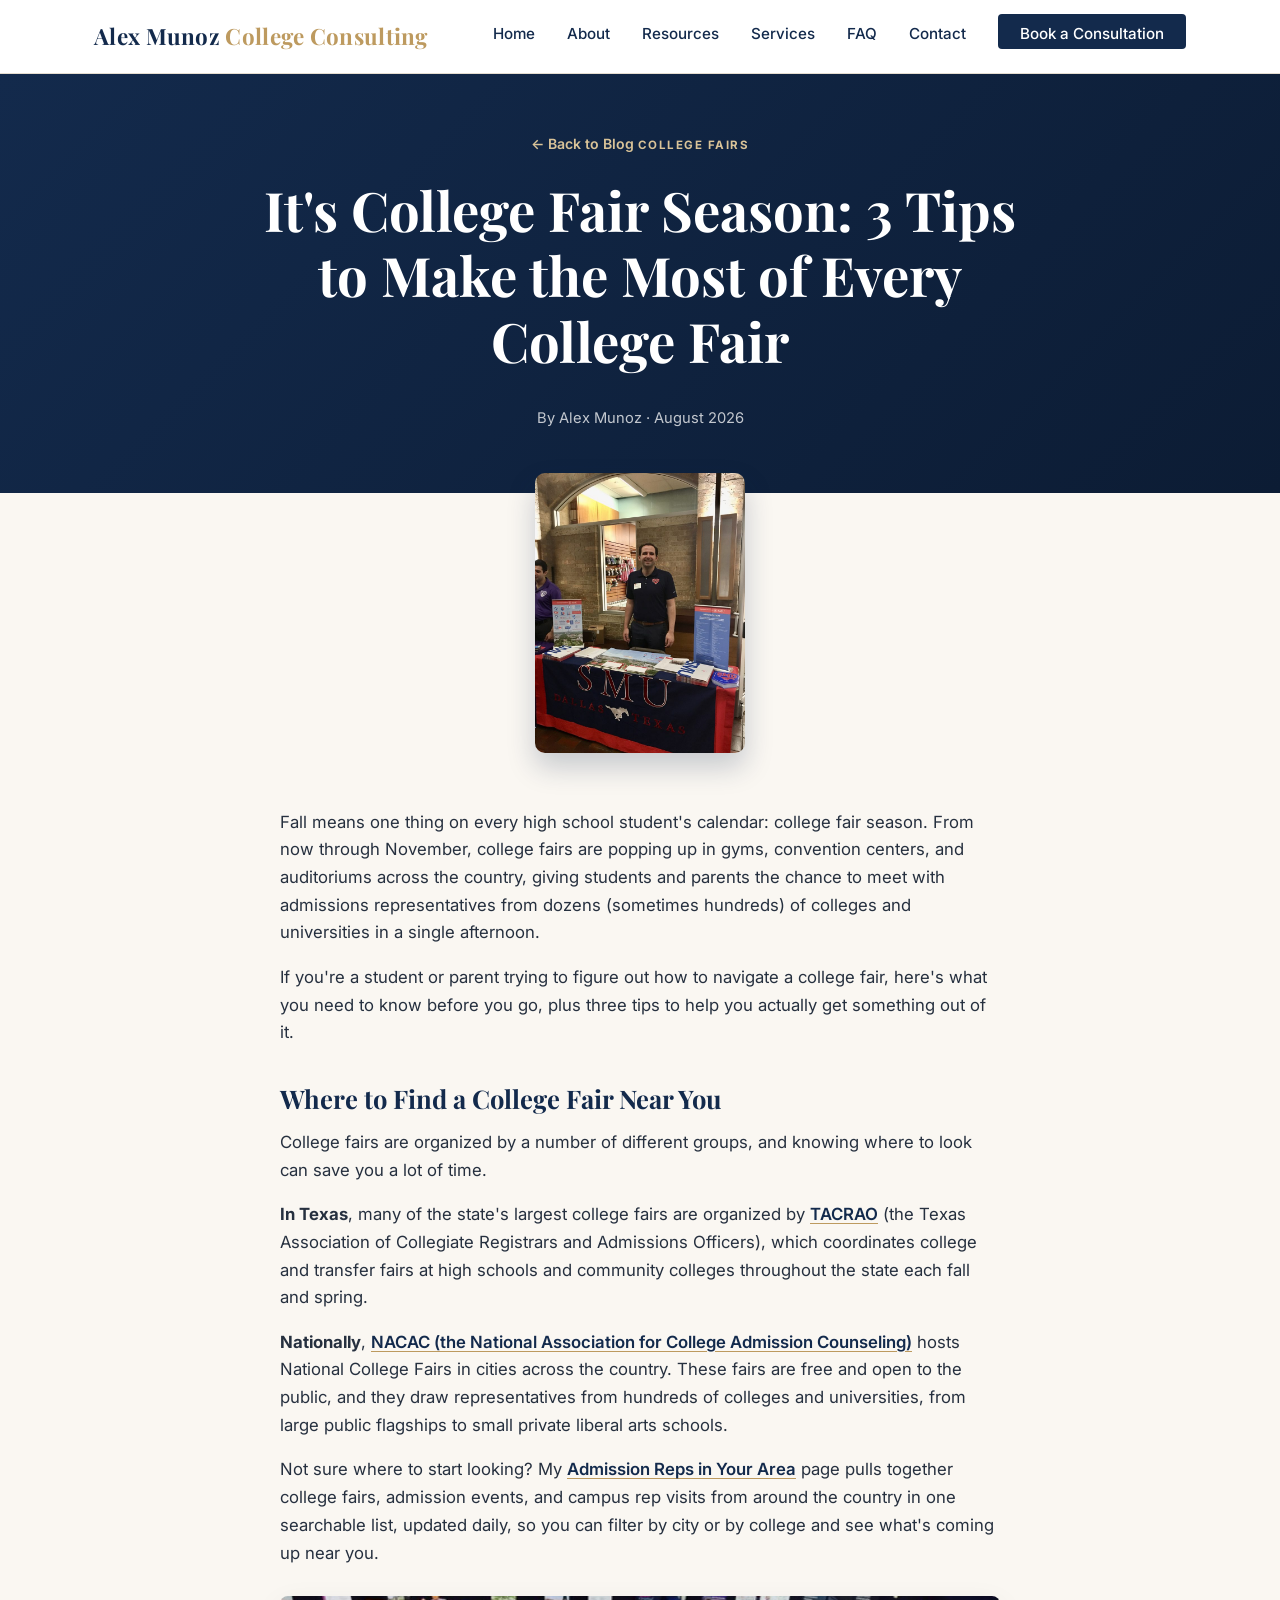
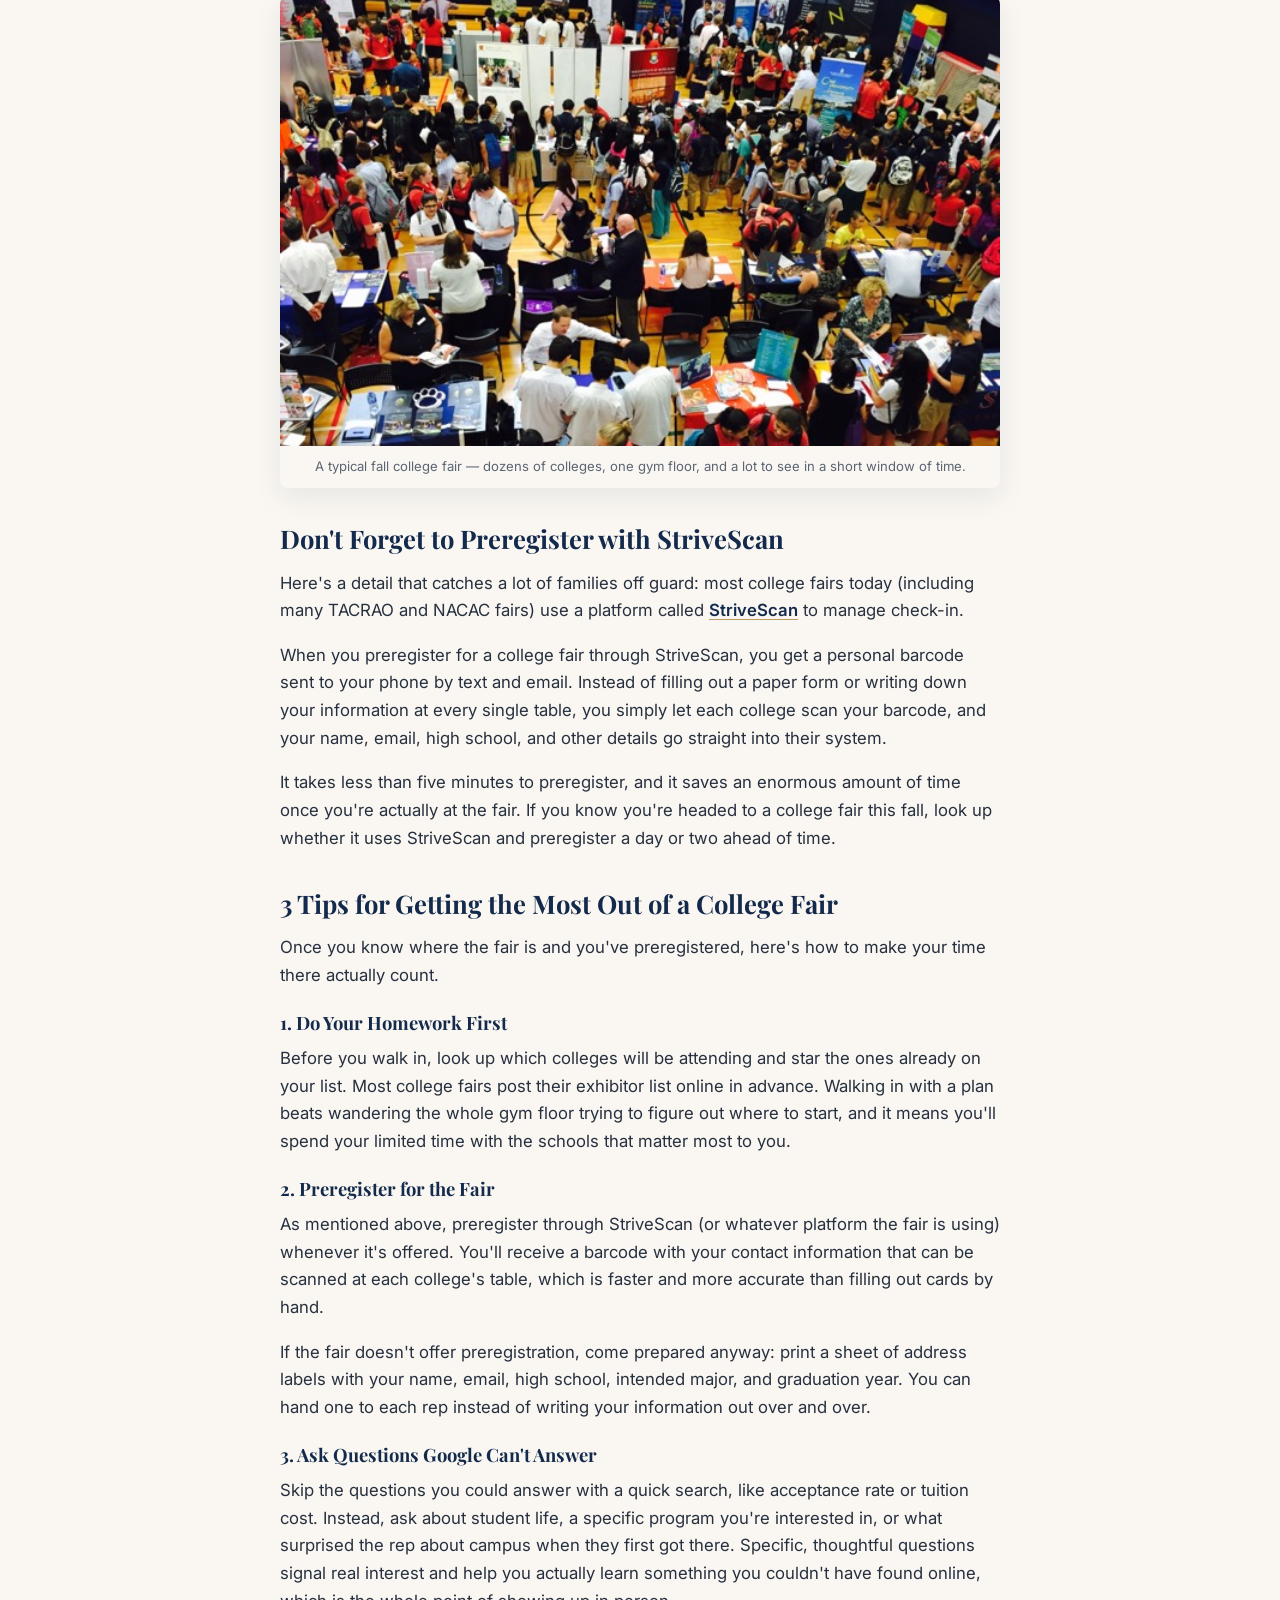
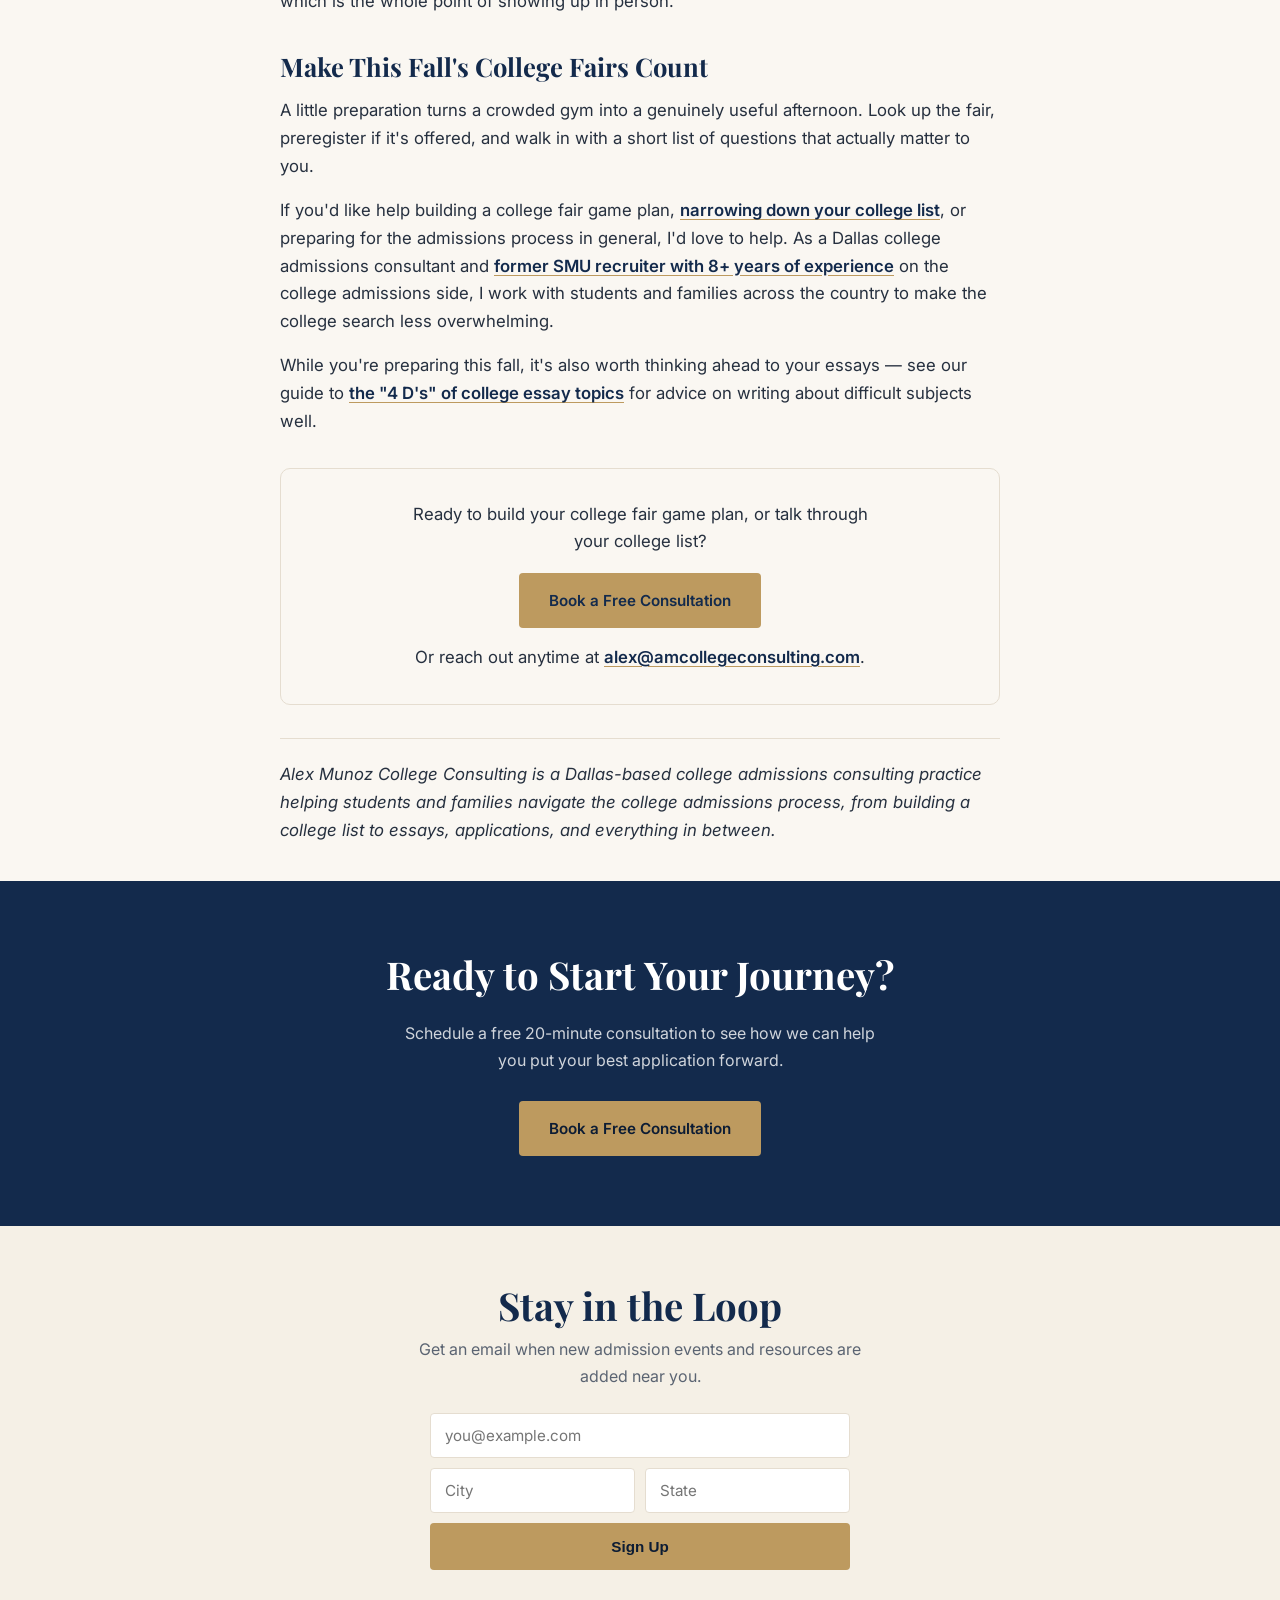
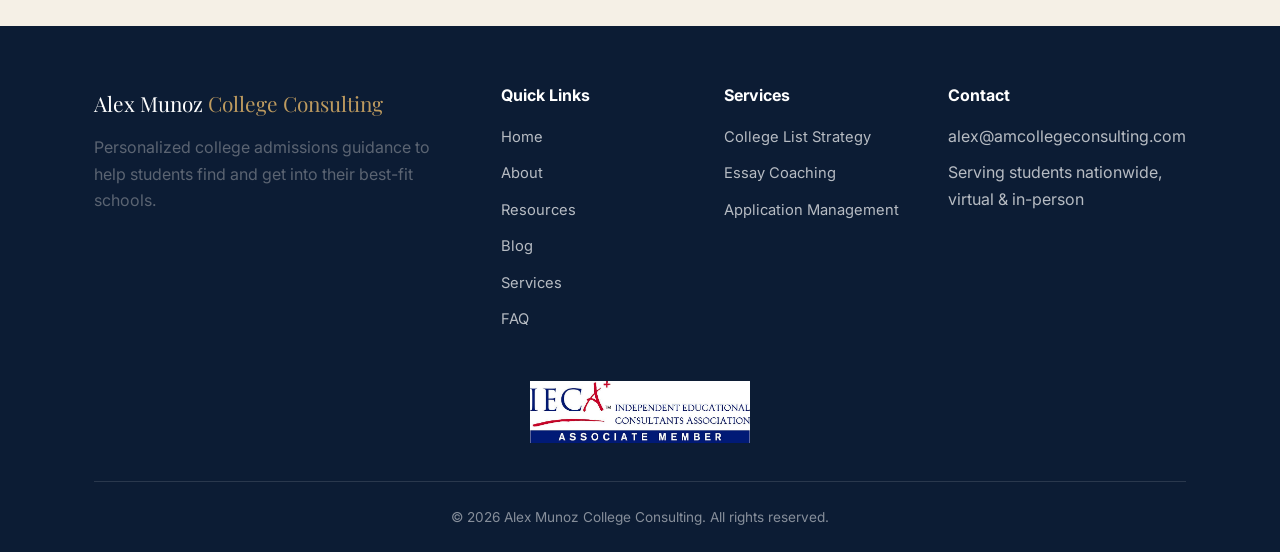
<file: blog-college-fair-season.html>
<!DOCTYPE html>
<html lang="en">
<head>
<!-- Google tag (gtag.js) -->
<script async src="https://www.googletagmanager.com/gtag/js?id=G-51WXC286CQ"></script>
<script>
  window.dataLayer = window.dataLayer || [];
  function gtag(){dataLayer.push(arguments);}
  gtag('js', new Date());
  gtag('config', 'G-51WXC286CQ');
</script>
<meta charset="UTF-8">
<meta name="viewport" content="width=device-width, initial-scale=1.0">
<link rel="icon" type="image/x-icon" href="favicon.ico">
<link rel="icon" type="image/png" sizes="32x32" href="favicon-32.png">
<link rel="icon" type="image/png" sizes="16x16" href="favicon-16.png">
<link rel="apple-touch-icon" sizes="180x180" href="apple-touch-icon.png">
<title>3 Tips for College Fair Season | Alex Munoz College Consulting</title>
<meta name="description" content="Fall college fair season is here. A Dallas admissions consultant's tips on finding fairs, preregistering with StriveScan, and making every visit count.">
<link rel="canonical" href="https://amcollegeconsulting.com/blog-college-fair-season.html">
<meta property="og:type" content="article">
<meta property="og:site_name" content="Alex Munoz College Consulting">
<meta property="og:url" content="https://amcollegeconsulting.com/blog-college-fair-season.html">
<meta property="og:title" content="It's College Fair Season: 3 Tips to Make the Most of Every College Fair">
<meta property="og:description" content="Fall college fair season is here. A Dallas admissions consultant's tips on finding fairs, preregistering with StriveScan, and making every visit count.">
<meta property="og:image" content="https://amcollegeconsulting.com/alex-collage-1.jpg">
<meta property="og:image:width" content="750">
<meta property="og:image:height" content="1000">
<meta property="article:published_time" content="2026-08-27T00:00:00-05:00">
<meta property="article:modified_time" content="2026-08-27T00:00:00-05:00">
<meta property="article:author" content="Alex Munoz">
<meta name="twitter:card" content="summary_large_image">
<meta name="twitter:title" content="It's College Fair Season: 3 Tips to Make the Most of Every College Fair">
<meta name="twitter:description" content="Fall college fair season is here. A Dallas admissions consultant's tips on finding fairs, preregistering with StriveScan, and making every visit count.">
<meta name="twitter:image" content="https://amcollegeconsulting.com/alex-collage-1.jpg">
<link rel="preconnect" href="https://fonts.googleapis.com">
<link href="https://fonts.googleapis.com/css2?family=Playfair+Display:wght@600;700&family=Inter:wght@400;500;600;700&display=swap" rel="stylesheet">
<link rel="stylesheet" href="styles.css?v=20260905a">
<script type="application/ld+json">
[
  {
    "@context": "https://schema.org",
    "@type": "BlogPosting",
    "headline": "It's College Fair Season: 3 Tips to Make the Most of Every College Fair",
    "description": "Fall college fair season is here. A Dallas admissions consultant's tips on finding fairs, preregistering with StriveScan, and making every visit count.",
    "image": "https://amcollegeconsulting.com/alex-collage-1.jpg",
    "datePublished": "2026-08-27",
    "dateModified": "2026-08-27",
    "author": {
      "@type": "Person",
      "name": "Alex Munoz",
      "url": "https://amcollegeconsulting.com/about.html"
    },
    "publisher": {
      "@type": "Organization",
      "name": "Alex Munoz College Consulting",
      "url": "https://amcollegeconsulting.com/",
      "logo": {
        "@type": "ImageObject",
        "url": "https://amcollegeconsulting.com/apple-touch-icon.png"
      }
    },
    "mainEntityOfPage": "https://amcollegeconsulting.com/blog-college-fair-season.html"
  },
  {
    "@context": "https://schema.org",
    "@type": "BreadcrumbList",
    "itemListElement": [
      {
        "@type": "ListItem",
        "position": 1,
        "name": "Home",
        "item": "https://amcollegeconsulting.com/"
      },
      {
        "@type": "ListItem",
        "position": 2,
        "name": "Blog",
        "item": "https://amcollegeconsulting.com/blog.html"
      },
      {
        "@type": "ListItem",
        "position": 3,
        "name": "It's College Fair Season",
        "item": "https://amcollegeconsulting.com/blog-college-fair-season.html"
      }
    ]
  }
]
</script>
</head>
<body>

<header class="site-header">
  <div class="nav-wrap">
    <a href="index.html" class="logo">Alex Munoz <span>College Consulting</span></a>
    <ul class="nav-links">
      <li><a href="index.html">Home</a></li>
      <li><a href="about.html">About</a></li>
      <li class="nav-dropdown">
        <a href="resources.html">Resources</a>
        <ul class="nav-dropdown-menu">
          <li><a href="resources.html#info-sessions">Admission Reps in Your Area</a></li>
          <li><a href="blog.html" class="active">Blog</a></li>
        </ul>
      </li>
      <li><a href="services.html">Services</a></li>
      <li><a href="faq.html">FAQ</a></li>
      <li><a href="contact.html">Contact</a></li>
      <li><a href="contact.html" class="nav-cta">Book a Consultation</a></li>
    </ul>
    <button class="nav-toggle" aria-label="Toggle menu">&#9776;</button>
  </div>
</header>

<section class="article-hero">
  <div class="container">
    <a href="blog.html" class="back-link">&larr; Back to Blog</a>
    <span class="blog-meta" style="color: var(--gold-light);">College Fairs</span>
    <h1>It's College Fair Season: 3 Tips to Make the Most of Every College Fair</h1>
    <p class="article-meta">By Alex Munoz &middot; August 2026</p>
  </div>
</section>

<div class="container">
  <div class="article-featured-image article-featured-image--compact">
    <img src="alex-collage-1.jpg" alt="Alex Munoz, Dallas college admissions consultant and former SMU recruiter, at a college fair table" width="750" height="1000">
  </div>
</div>

<div class="container">
  <article class="article-body">
    <p>Fall means one thing on every high school student's calendar: college fair season. From now through November, college fairs are popping up in gyms, convention centers, and auditoriums across the country, giving students and parents the chance to meet with admissions representatives from dozens (sometimes hundreds) of colleges and universities in a single afternoon.</p>

    <p>If you're a student or parent trying to figure out how to navigate a college fair, here's what you need to know before you go, plus three tips to help you actually get something out of it.</p>

    <h2>Where to Find a College Fair Near You</h2>
    <p>College fairs are organized by a number of different groups, and knowing where to look can save you a lot of time.</p>
    <p><strong>In Texas</strong>, many of the state's largest college fairs are organized by <a href="https://www.tacrao.org/" target="_blank" rel="noopener">TACRAO</a> (the Texas Association of Collegiate Registrars and Admissions Officers), which coordinates college and transfer fairs at high schools and community colleges throughout the state each fall and spring.</p>
    <p><strong>Nationally</strong>, <a href="https://www.nacacattend.org/fairs" target="_blank" rel="noopener">NACAC (the National Association for College Admission Counseling)</a> hosts National College Fairs in cities across the country. These fairs are free and open to the public, and they draw representatives from hundreds of colleges and universities, from large public flagships to small private liberal arts schools.</p>
    <p>Not sure where to start looking? My <a href="resources.html#info-sessions">Admission Reps in Your Area</a> page pulls together college fairs, admission events, and campus rep visits from around the country in one searchable list, updated daily, so you can filter by city or by college and see what's coming up near you.</p>

    <figure class="article-inline-image">
      <img src="college-fair-crowd.jpg" alt="Students and parents at a fall college fair talking with admissions representatives on a busy gym floor" width="600" height="450">
      <figcaption>A typical fall college fair &mdash; dozens of colleges, one gym floor, and a lot to see in a short window of time.</figcaption>
    </figure>

    <h2>Don't Forget to Preregister with StriveScan</h2>
    <p>Here's a detail that catches a lot of families off guard: most college fairs today (including many TACRAO and NACAC fairs) use a platform called <a href="https://app.strivescan.com/registration" target="_blank" rel="noopener">StriveScan</a> to manage check-in.</p>
    <p>When you preregister for a college fair through StriveScan, you get a personal barcode sent to your phone by text and email. Instead of filling out a paper form or writing down your information at every single table, you simply let each college scan your barcode, and your name, email, high school, and other details go straight into their system.</p>
    <p>It takes less than five minutes to preregister, and it saves an enormous amount of time once you're actually at the fair. If you know you're headed to a college fair this fall, look up whether it uses StriveScan and preregister a day or two ahead of time.</p>

    <h2>3 Tips for Getting the Most Out of a College Fair</h2>
    <p>Once you know where the fair is and you've preregistered, here's how to make your time there actually count.</p>

    <h3>1. Do Your Homework First</h3>
    <p>Before you walk in, look up which colleges will be attending and star the ones already on your list. Most college fairs post their exhibitor list online in advance. Walking in with a plan beats wandering the whole gym floor trying to figure out where to start, and it means you'll spend your limited time with the schools that matter most to you.</p>

    <h3>2. Preregister for the Fair</h3>
    <p>As mentioned above, preregister through StriveScan (or whatever platform the fair is using) whenever it's offered. You'll receive a barcode with your contact information that can be scanned at each college's table, which is faster and more accurate than filling out cards by hand.</p>
    <p>If the fair doesn't offer preregistration, come prepared anyway: print a sheet of address labels with your name, email, high school, intended major, and graduation year. You can hand one to each rep instead of writing your information out over and over.</p>

    <h3>3. Ask Questions Google Can't Answer</h3>
    <p>Skip the questions you could answer with a quick search, like acceptance rate or tuition cost. Instead, ask about student life, a specific program you're interested in, or what surprised the rep about campus when they first got there. Specific, thoughtful questions signal real interest and help you actually learn something you couldn't have found online, which is the whole point of showing up in person.</p>

    <h2>Make This Fall's College Fairs Count</h2>
    <p>A little preparation turns a crowded gym into a genuinely useful afternoon. Look up the fair, preregister if it's offered, and walk in with a short list of questions that actually matter to you.</p>
    <p>If you'd like help building a college fair game plan, <a href="services.html">narrowing down your college list</a>, or preparing for the admissions process in general, I'd love to help. As a Dallas college admissions consultant and <a href="about.html">former SMU recruiter with 8+ years of experience</a> on the college admissions side, I work with students and families across the country to make the college search less overwhelming.</p>

    <p>While you're preparing this fall, it's also worth thinking ahead to your essays — see our guide to <a href="blog-4ds-essay-topics.html">the "4 D's" of college essay topics</a> for advice on writing about difficult subjects well.</p>

    <div class="article-cta">
      <p>Ready to build your college fair game plan, or talk through your college list?</p>
      <a href="contact.html" class="btn btn-primary">Book a Free Consultation</a>
      <p style="margin-top: 16px; margin-bottom: 0;">Or reach out anytime at <a href="mailto:alex@amcollegeconsulting.com">alex@amcollegeconsulting.com</a>.</p>
    </div>

    <p class="article-byline">Alex Munoz College Consulting is a Dallas-based college admissions consulting practice helping students and families navigate the college admissions process, from building a college list to essays, applications, and everything in between.</p>
  </article>
</div>

<section class="cta-band">
  <div class="container">
    <h2>Ready to Start Your Journey?</h2>
    <p>Schedule a free 20-minute consultation to see how we can help you put your best application forward.</p>
    <a href="contact.html" class="btn btn-primary">Book a Free Consultation</a>
  </div>
</section>

<section class="newsletter-band">
  <div class="container">
    <h2>Stay in the Loop</h2>
    <p>Get an email when new admission events and resources are added near you.</p>
    <p class="form-success" style="display:none; color: var(--gold); font-weight: 600;">Thanks! You're signed up.</p>
    <form class="newsletter-form" action="https://formspree.io/f/mgognybo" method="POST">
      <input type="hidden" name="form_type" value="Newsletter signup">
      <label for="newsletter-email" class="sr-only">Email address</label>
      <input type="email" id="newsletter-email" name="email" placeholder="you@example.com" required>
      <div class="newsletter-form-row">
        <label for="newsletter-city" class="sr-only">City</label>
        <input type="text" id="newsletter-city" name="city" placeholder="City">
        <label for="newsletter-state" class="sr-only">State</label>
        <input type="text" id="newsletter-state" name="state" placeholder="State">
      </div>
      <button type="submit" class="btn btn-primary">Sign Up</button>
    </form>
  </div>
</section>

<footer class="site-footer">
  <div class="container">
    <div class="footer-grid">
      <div>
        <div class="footer-logo">Alex Munoz <span>College Consulting</span></div>
        <p>Personalized college admissions guidance to help students find and get into their best-fit schools.</p>
      </div>
      <div>
        <h4>Quick Links</h4>
        <ul>
          <li><a href="index.html">Home</a></li>
          <li><a href="about.html">About</a></li>
          <li><a href="resources.html">Resources</a></li>
          <li><a href="blog.html">Blog</a></li>
          <li><a href="services.html">Services</a></li>
          <li><a href="faq.html">FAQ</a></li>
        </ul>
      </div>
      <div>
        <h4>Services</h4>
        <ul>
          <li><a href="services.html">College List Strategy</a></li>
          <li><a href="services.html">Essay Coaching</a></li>
          <li><a href="services.html">Application Management</a></li>
        </ul>
      </div>
      <div>
        <h4>Contact</h4>
        <ul>
          <li>alex@amcollegeconsulting.com</li>
          <li>Serving students nationwide, virtual &amp; in-person</li>
        </ul>
      </div>
    </div>
    <div class="footer-badge">
      <a href="https://www.iecaonline.com/" target="_blank" rel="noopener">
        <img src="IECA%20logo.jpg" alt="IECA Associate Member">
      </a>
    </div>
    <div class="footer-bottom">
      &copy; 2026 Alex Munoz College Consulting. All rights reserved.
    </div>
  </div>
</footer>

<script src="main.js?v=20260905a"></script>
</body>
</html>
</file>
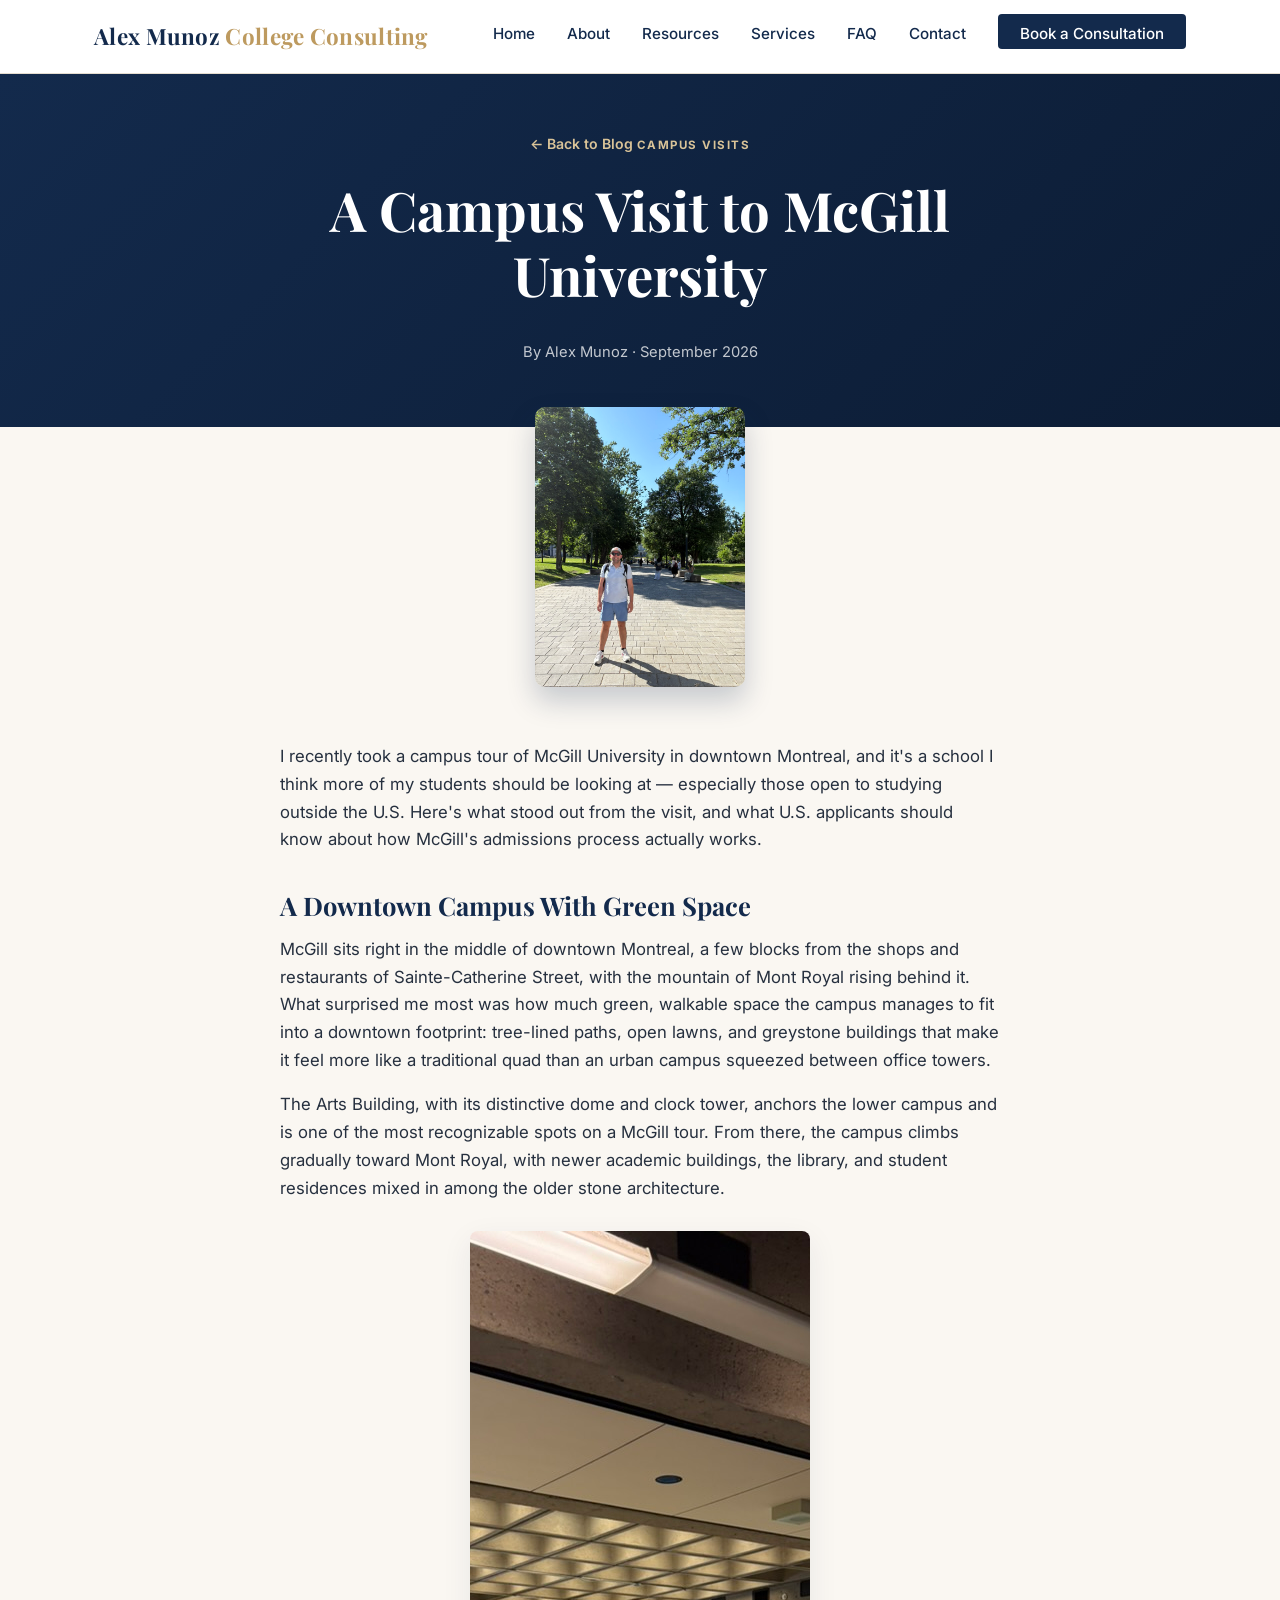
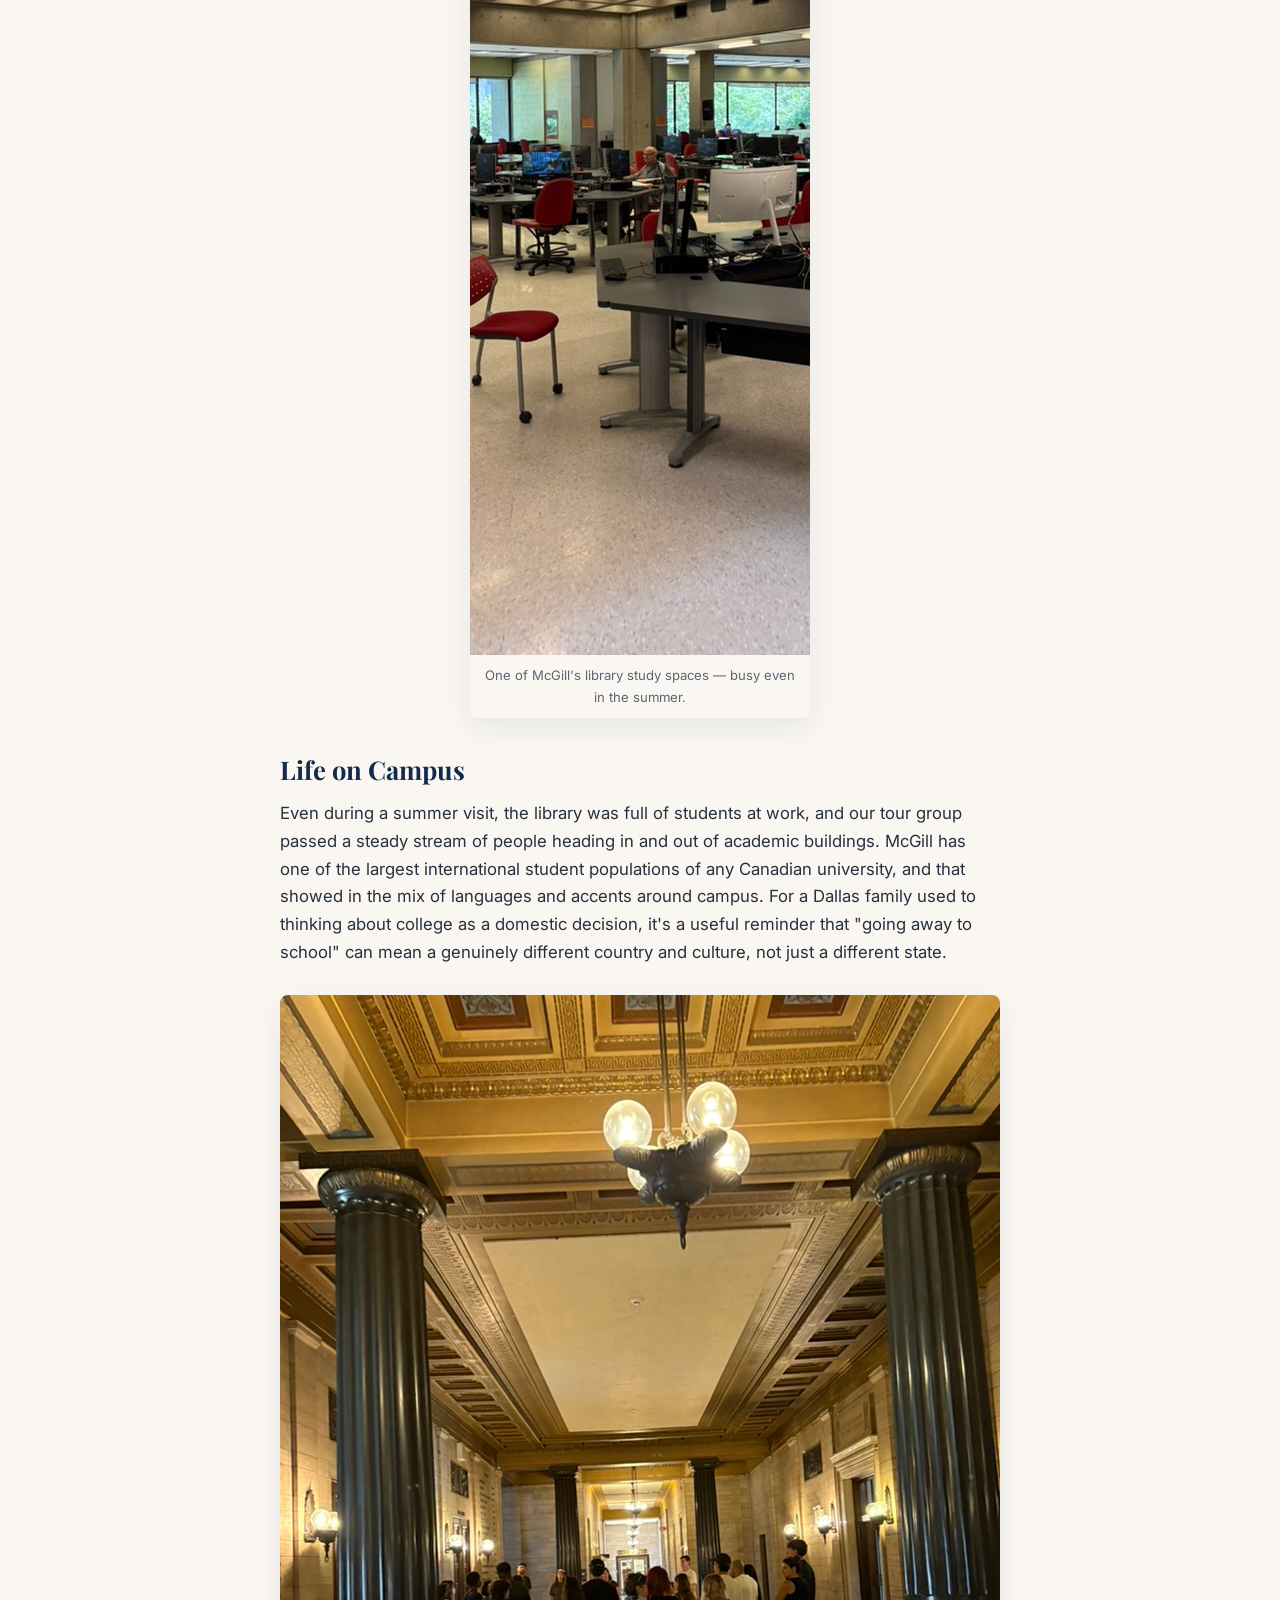
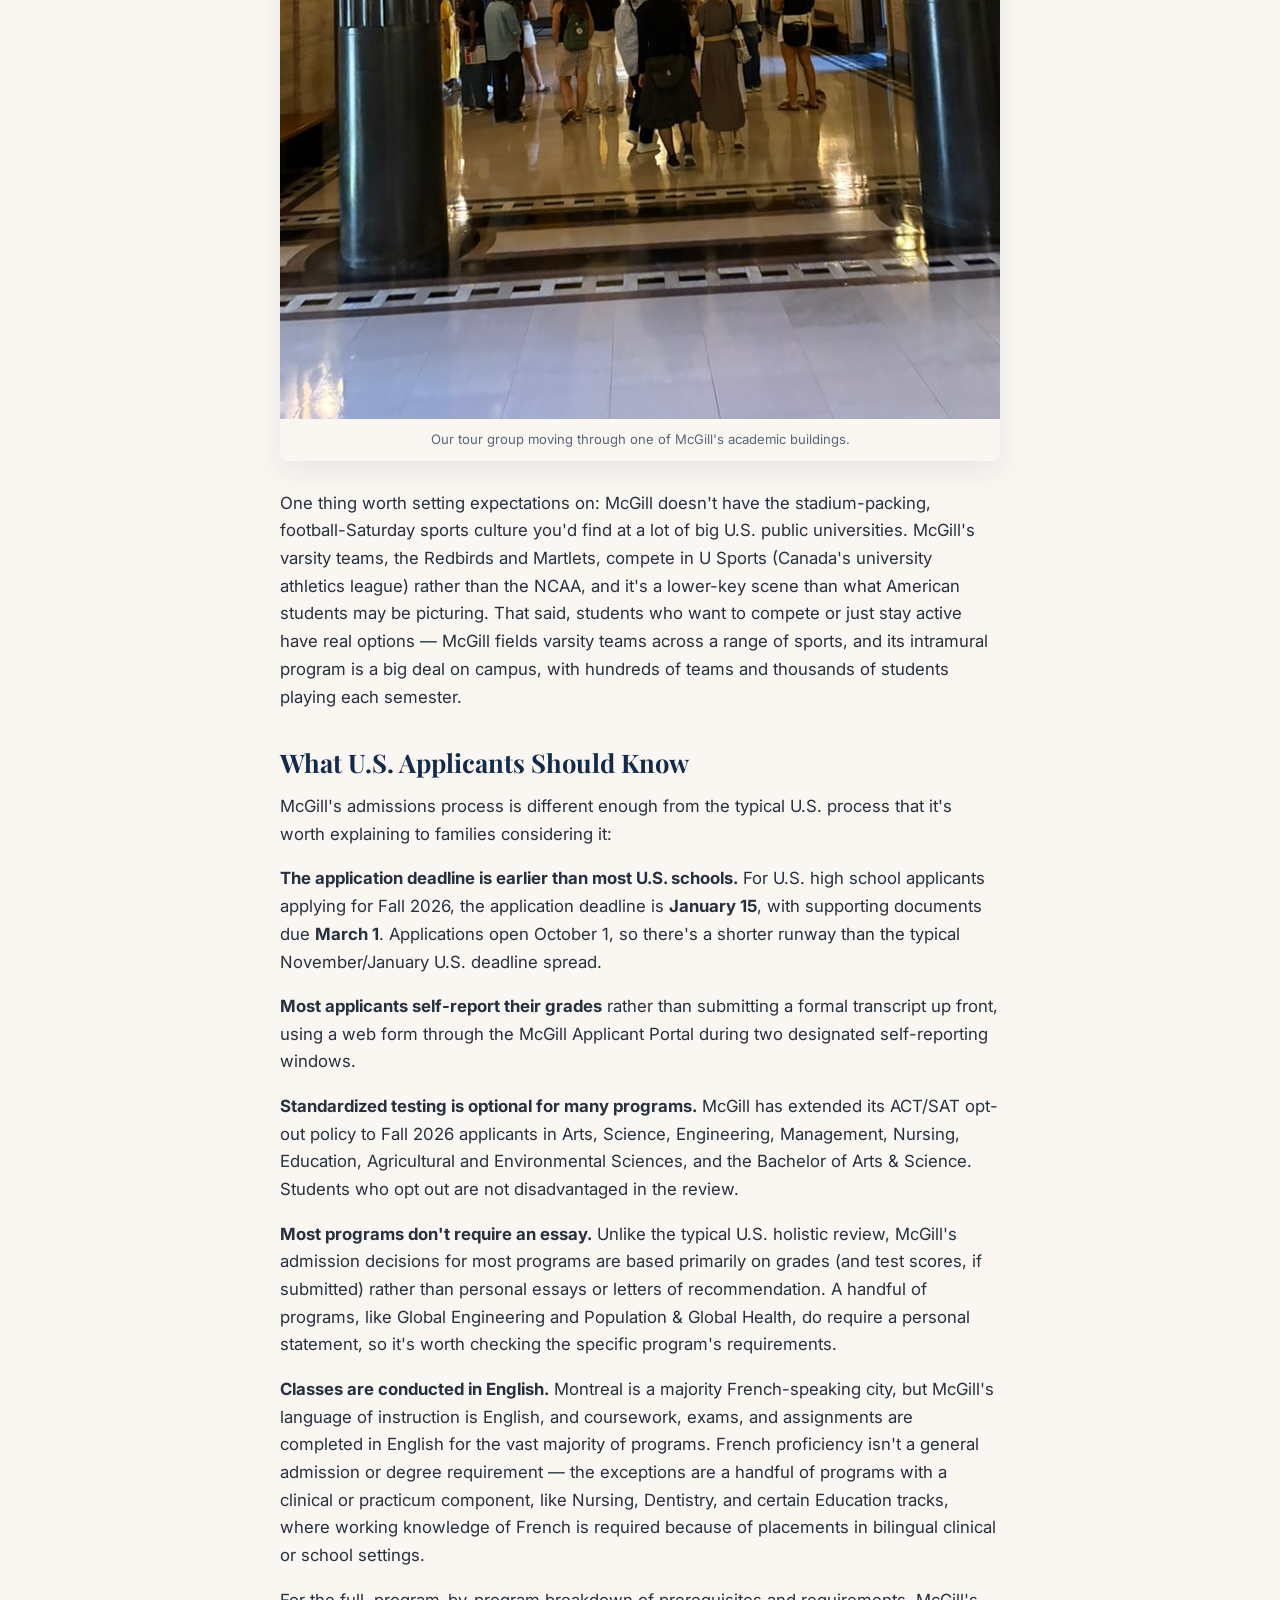
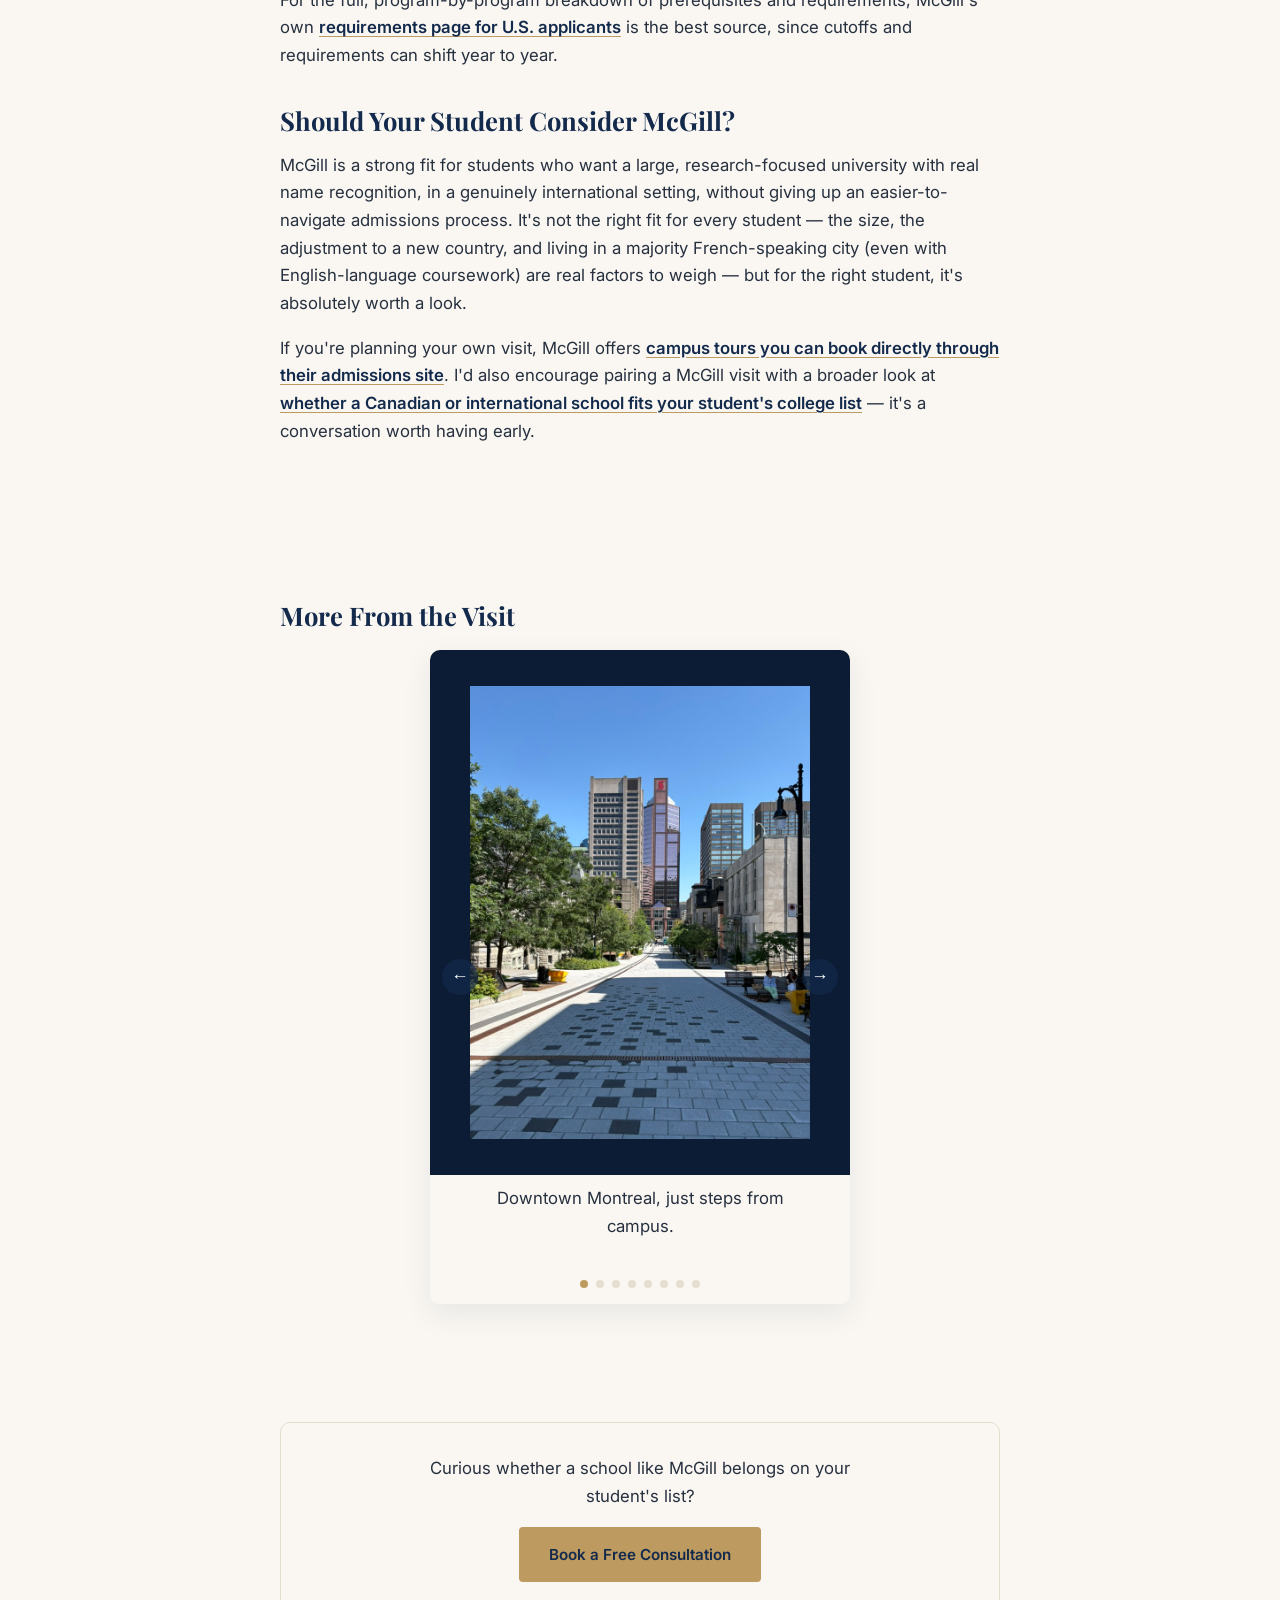
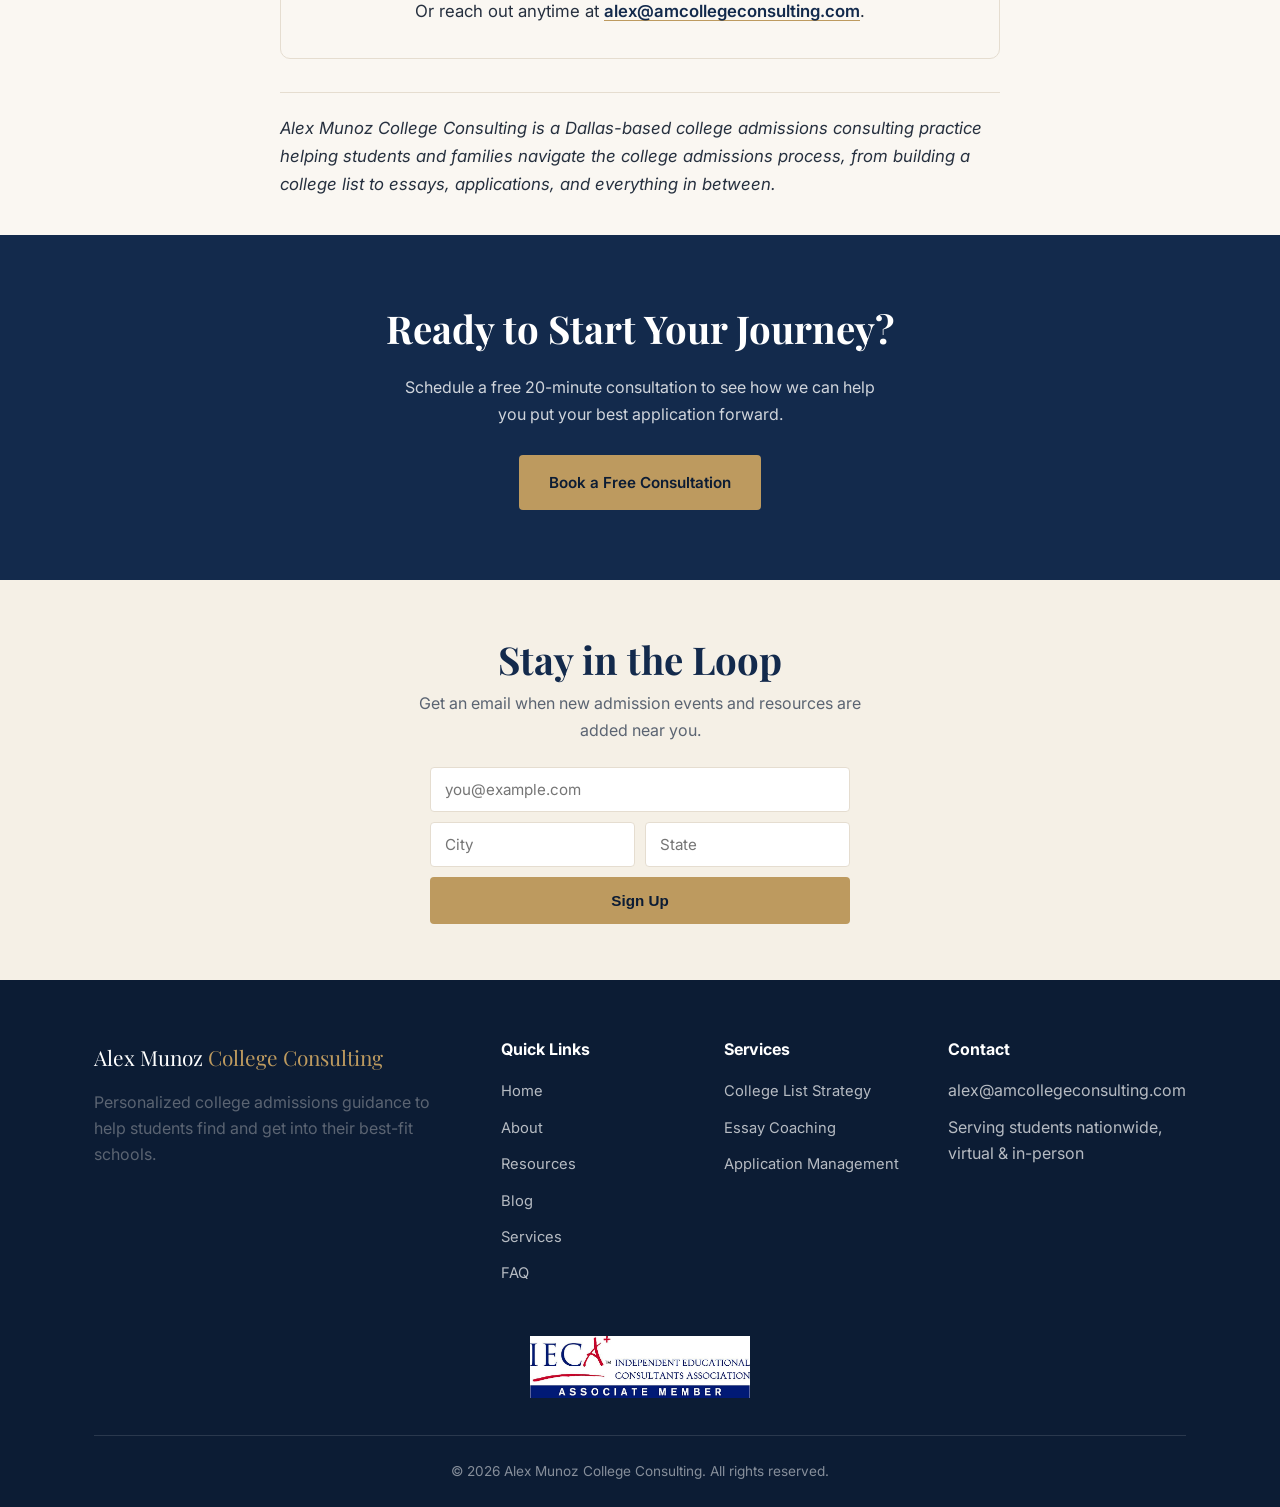
<file: blog-mcgill-campus-visit.html>
<!DOCTYPE html>
<html lang="en">
<head>
<!-- Google tag (gtag.js) -->
<script async src="https://www.googletagmanager.com/gtag/js?id=G-51WXC286CQ"></script>
<script>
  window.dataLayer = window.dataLayer || [];
  function gtag(){dataLayer.push(arguments);}
  gtag('js', new Date());
  gtag('config', 'G-51WXC286CQ');
</script>
<meta charset="UTF-8">
<meta name="viewport" content="width=device-width, initial-scale=1.0">
<link rel="icon" type="image/x-icon" href="favicon.ico">
<link rel="icon" type="image/png" sizes="32x32" href="favicon-32.png">
<link rel="icon" type="image/png" sizes="16x16" href="favicon-16.png">
<link rel="apple-touch-icon" sizes="180x180" href="apple-touch-icon.png">
<title>Visiting McGill University | Alex Munoz College Consulting</title>
<meta name="description" content="Notes from a campus visit to McGill University in Montreal, plus what U.S. applicants should know about admissions there.">
<link rel="canonical" href="https://amcollegeconsulting.com/blog-mcgill-campus-visit.html">
<meta property="og:type" content="article">
<meta property="og:site_name" content="Alex Munoz College Consulting">
<meta property="og:url" content="https://amcollegeconsulting.com/blog-mcgill-campus-visit.html">
<meta property="og:title" content="A Campus Visit to McGill University">
<meta property="og:description" content="Notes from a campus visit to McGill University in Montreal, plus what U.S. applicants should know about admissions there.">
<meta property="og:image" content="https://amcollegeconsulting.com/mcgill-alex-on-campus.jpg">
<meta property="og:image:width" content="768">
<meta property="og:image:height" content="1024">
<meta property="article:published_time" content="2026-09-02T00:00:00-05:00">
<meta property="article:modified_time" content="2026-09-02T00:00:00-05:00">
<meta property="article:author" content="Alex Munoz">
<meta name="twitter:card" content="summary_large_image">
<meta name="twitter:title" content="A Campus Visit to McGill University">
<meta name="twitter:description" content="Notes from a campus visit to McGill University in Montreal, plus what U.S. applicants should know about admissions there.">
<meta name="twitter:image" content="https://amcollegeconsulting.com/mcgill-alex-on-campus.jpg">
<link rel="preconnect" href="https://fonts.googleapis.com">
<link href="https://fonts.googleapis.com/css2?family=Playfair+Display:wght@600;700&family=Inter:wght@400;500;600;700&display=swap" rel="stylesheet">
<link rel="stylesheet" href="styles.css?v=20260905a">
<script type="application/ld+json">
[
  {
    "@context": "https://schema.org",
    "@type": "BlogPosting",
    "headline": "A Campus Visit to McGill University",
    "description": "Notes from a campus visit to McGill University in Montreal, plus what U.S. applicants should know about admissions there.",
    "image": "https://amcollegeconsulting.com/mcgill-alex-on-campus.jpg",
    "datePublished": "2026-09-02",
    "dateModified": "2026-09-02",
    "author": {
      "@type": "Person",
      "name": "Alex Munoz",
      "url": "https://amcollegeconsulting.com/about.html"
    },
    "publisher": {
      "@type": "Organization",
      "name": "Alex Munoz College Consulting",
      "url": "https://amcollegeconsulting.com/",
      "logo": {
        "@type": "ImageObject",
        "url": "https://amcollegeconsulting.com/apple-touch-icon.png"
      }
    },
    "mainEntityOfPage": "https://amcollegeconsulting.com/blog-mcgill-campus-visit.html"
  },
  {
    "@context": "https://schema.org",
    "@type": "BreadcrumbList",
    "itemListElement": [
      {
        "@type": "ListItem",
        "position": 1,
        "name": "Home",
        "item": "https://amcollegeconsulting.com/"
      },
      {
        "@type": "ListItem",
        "position": 2,
        "name": "Blog",
        "item": "https://amcollegeconsulting.com/blog.html"
      },
      {
        "@type": "ListItem",
        "position": 3,
        "name": "A Campus Visit to McGill University",
        "item": "https://amcollegeconsulting.com/blog-mcgill-campus-visit.html"
      }
    ]
  }
]
</script>
</head>
<body>

<header class="site-header">
  <div class="nav-wrap">
    <a href="index.html" class="logo">Alex Munoz <span>College Consulting</span></a>
    <ul class="nav-links">
      <li><a href="index.html">Home</a></li>
      <li><a href="about.html">About</a></li>
      <li class="nav-dropdown">
        <a href="resources.html">Resources</a>
        <ul class="nav-dropdown-menu">
          <li><a href="resources.html#info-sessions">Admission Reps in Your Area</a></li>
          <li><a href="blog.html" class="active">Blog</a></li>
        </ul>
      </li>
      <li><a href="services.html">Services</a></li>
      <li><a href="faq.html">FAQ</a></li>
      <li><a href="contact.html">Contact</a></li>
      <li><a href="contact.html" class="nav-cta">Book a Consultation</a></li>
    </ul>
    <button class="nav-toggle" aria-label="Toggle menu">&#9776;</button>
  </div>
</header>

<section class="article-hero">
  <div class="container">
    <a href="blog.html" class="back-link">&larr; Back to Blog</a>
    <span class="blog-meta" style="color: var(--gold-light);">Campus Visits</span>
    <h1>A Campus Visit to McGill University</h1>
    <p class="article-meta">By Alex Munoz &middot; September 2026</p>
  </div>
</section>

<div class="container">
  <div class="article-featured-image article-featured-image--compact">
    <img src="mcgill-alex-on-campus.jpg" alt="Alex Munoz standing on the tree-lined path of McGill University's downtown Montreal campus" width="768" height="1024">
  </div>
</div>

<div class="container">
  <article class="article-body">
    <p>I recently took a campus tour of McGill University in downtown Montreal, and it's a school I think more of my students should be looking at &mdash; especially those open to studying outside the U.S. Here's what stood out from the visit, and what U.S. applicants should know about how McGill's admissions process actually works.</p>

    <h2>A Downtown Campus With Green Space</h2>
    <p>McGill sits right in the middle of downtown Montreal, a few blocks from the shops and restaurants of Sainte-Catherine Street, with the mountain of Mont Royal rising behind it. What surprised me most was how much green, walkable space the campus manages to fit into a downtown footprint: tree-lined paths, open lawns, and greystone buildings that make it feel more like a traditional quad than an urban campus squeezed between office towers.</p>
    <p>The Arts Building, with its distinctive dome and clock tower, anchors the lower campus and is one of the most recognizable spots on a McGill tour. From there, the campus climbs gradually toward Mont Royal, with newer academic buildings, the library, and student residences mixed in among the older stone architecture.</p>

    <figure class="article-inline-image article-inline-image--small">
      <img src="mcgill-library.jpg" alt="Students studying at computer workstations in a McGill University library" width="768" height="1024">
      <figcaption>One of McGill's library study spaces &mdash; busy even in the summer.</figcaption>
    </figure>

    <h2>Life on Campus</h2>
    <p>Even during a summer visit, the library was full of students at work, and our tour group passed a steady stream of people heading in and out of academic buildings. McGill has one of the largest international student populations of any Canadian university, and that showed in the mix of languages and accents around campus. For a Dallas family used to thinking about college as a domestic decision, it's a useful reminder that "going away to school" can mean a genuinely different country and culture, not just a different state.</p>

    <figure class="article-inline-image">
      <img src="mcgill-campus-tour.jpg" alt="A prospective student tour group walking through a McGill University academic building" width="768" height="1024">
      <figcaption>Our tour group moving through one of McGill's academic buildings.</figcaption>
    </figure>

    <p>One thing worth setting expectations on: McGill doesn't have the stadium-packing, football-Saturday sports culture you'd find at a lot of big U.S. public universities. McGill's varsity teams, the Redbirds and Martlets, compete in U Sports (Canada's university athletics league) rather than the NCAA, and it's a lower-key scene than what American students may be picturing. That said, students who want to compete or just stay active have real options &mdash; McGill fields varsity teams across a range of sports, and its intramural program is a big deal on campus, with hundreds of teams and thousands of students playing each semester.</p>

    <h2>What U.S. Applicants Should Know</h2>
    <p>McGill's admissions process is different enough from the typical U.S. process that it's worth explaining to families considering it:</p>
    <p><strong>The application deadline is earlier than most U.S. schools.</strong> For U.S. high school applicants applying for Fall 2026, the application deadline is <strong>January 15</strong>, with supporting documents due <strong>March 1</strong>. Applications open October 1, so there's a shorter runway than the typical November/January U.S. deadline spread.</p>
    <p><strong>Most applicants self-report their grades</strong> rather than submitting a formal transcript up front, using a web form through the McGill Applicant Portal during two designated self-reporting windows.</p>
    <p><strong>Standardized testing is optional for many programs.</strong> McGill has extended its ACT/SAT opt-out policy to Fall 2026 applicants in Arts, Science, Engineering, Management, Nursing, Education, Agricultural and Environmental Sciences, and the Bachelor of Arts &amp; Science. Students who opt out are not disadvantaged in the review.</p>
    <p><strong>Most programs don't require an essay.</strong> Unlike the typical U.S. holistic review, McGill's admission decisions for most programs are based primarily on grades (and test scores, if submitted) rather than personal essays or letters of recommendation. A handful of programs, like Global Engineering and Population &amp; Global Health, do require a personal statement, so it's worth checking the specific program's requirements.</p>
    <p><strong>Classes are conducted in English.</strong> Montreal is a majority French-speaking city, but McGill's language of instruction is English, and coursework, exams, and assignments are completed in English for the vast majority of programs. French proficiency isn't a general admission or degree requirement &mdash; the exceptions are a handful of programs with a clinical or practicum component, like Nursing, Dentistry, and certain Education tracks, where working knowledge of French is required because of placements in bilingual clinical or school settings.</p>
    <p>For the full, program-by-program breakdown of prerequisites and requirements, McGill's own <a href="https://www.mcgill.ca/undergraduate-admissions/apply/requirements/us" target="_blank" rel="noopener">requirements page for U.S. applicants</a> is the best source, since cutoffs and requirements can shift year to year.</p>

    <h2>Should Your Student Consider McGill?</h2>
    <p>McGill is a strong fit for students who want a large, research-focused university with real name recognition, in a genuinely international setting, without giving up an easier-to-navigate admissions process. It's not the right fit for every student &mdash; the size, the adjustment to a new country, and living in a majority French-speaking city (even with English-language coursework) are real factors to weigh &mdash; but for the right student, it's absolutely worth a look.</p>
    <p>If you're planning your own visit, McGill offers <a href="https://www.mcgill.ca/undergraduate-admissions/meet-mcgill/campus-tours" target="_blank" rel="noopener">campus tours you can book directly through their admissions site</a>. I'd also encourage pairing a McGill visit with a broader look at <a href="services.html">whether a Canadian or international school fits your student's college list</a> &mdash; it's a conversation worth having early.</p>

    <section class="article-gallery">
      <h2>More From the Visit</h2>
      <div class="gallery-slideshow" data-gallery>
        <div class="gallery-track">
          <figure class="gallery-slide" data-caption="Downtown Montreal, just steps from campus.">
            <img src="mcgill-downtown-street.jpg" alt="A pedestrian street in downtown Montreal near McGill University, lined with trees and historic buildings" loading="lazy">
          </figure>
          <figure class="gallery-slide" data-caption="Redpath Museum, with a tour guide talking to prospective students.">
            <img src="mcgill-redpath-museum.jpg" alt="Redpath Museum on McGill University's campus with a tour guide addressing a group of prospective students" loading="lazy">
          </figure>
          <figure class="gallery-slide" data-caption="Ivy climbing one of the older campus buildings.">
            <img src="mcgill-ivy-building.jpg" alt="Ivy growing on the stone facade of a historic building on McGill University's campus" loading="lazy">
          </figure>
          <figure class="gallery-slide" data-caption="A campus street with Mont Royal in the background.">
            <img src="mcgill-street-mont-royal.jpg" alt="A tree-lined street on McGill University's campus with Mont Royal visible in the distance" loading="lazy">
          </figure>
          <figure class="gallery-slide" data-caption="Leacock's amphitheater-style lecture hall.">
            <img src="mcgill-leacock-hall.jpg" alt="A large amphitheater-style lecture hall in the Leacock Building at McGill University" loading="lazy">
          </figure>
          <figure class="gallery-slide" data-caption="One of McGill's newer academic buildings.">
            <img src="mcgill-modern-building.jpg" alt="A modern academic building on McGill University's downtown Montreal campus" loading="lazy">
          </figure>
          <figure class="gallery-slide" data-caption="A tour group taking in the view of downtown Montreal from campus.">
            <img src="mcgill-overlook.jpg" alt="A prospective student tour group overlooking downtown Montreal from McGill University's upper campus" loading="lazy">
          </figure>
          <figure class="gallery-slide" data-caption="The tree-lined path leading to the Arts Building.">
            <img src="mcgill-arts-building-path.jpg" alt="The tree-lined path leading to the Arts Building on McGill University's downtown Montreal campus" loading="lazy">
          </figure>
        </div>
        <button class="gallery-arrow gallery-prev" type="button" aria-label="Previous photo">&larr;</button>
        <button class="gallery-arrow gallery-next" type="button" aria-label="Next photo">&rarr;</button>
        <p class="gallery-caption"></p>
        <div class="gallery-dots">
          <button class="gallery-dot" type="button" aria-label="Photo 1"></button>
          <button class="gallery-dot" type="button" aria-label="Photo 2"></button>
          <button class="gallery-dot" type="button" aria-label="Photo 3"></button>
          <button class="gallery-dot" type="button" aria-label="Photo 4"></button>
          <button class="gallery-dot" type="button" aria-label="Photo 5"></button>
          <button class="gallery-dot" type="button" aria-label="Photo 6"></button>
          <button class="gallery-dot" type="button" aria-label="Photo 7"></button>
          <button class="gallery-dot" type="button" aria-label="Photo 8"></button>
        </div>
      </div>
    </section>

    <div class="article-cta">
      <p>Curious whether a school like McGill belongs on your student's list?</p>
      <a href="contact.html" class="btn btn-primary">Book a Free Consultation</a>
      <p style="margin-top: 16px; margin-bottom: 0;">Or reach out anytime at <a href="mailto:alex@amcollegeconsulting.com">alex@amcollegeconsulting.com</a>.</p>
    </div>

    <p class="article-byline">Alex Munoz College Consulting is a Dallas-based college admissions consulting practice helping students and families navigate the college admissions process, from building a college list to essays, applications, and everything in between.</p>
  </article>
</div>

<section class="cta-band">
  <div class="container">
    <h2>Ready to Start Your Journey?</h2>
    <p>Schedule a free 20-minute consultation to see how we can help you put your best application forward.</p>
    <a href="contact.html" class="btn btn-primary">Book a Free Consultation</a>
  </div>
</section>

<section class="newsletter-band">
  <div class="container">
    <h2>Stay in the Loop</h2>
    <p>Get an email when new admission events and resources are added near you.</p>
    <p class="form-success" style="display:none; color: var(--gold); font-weight: 600;">Thanks! You're signed up.</p>
    <form class="newsletter-form" action="https://formspree.io/f/mgognybo" method="POST">
      <input type="hidden" name="form_type" value="Newsletter signup">
      <label for="newsletter-email" class="sr-only">Email address</label>
      <input type="email" id="newsletter-email" name="email" placeholder="you@example.com" required>
      <div class="newsletter-form-row">
        <label for="newsletter-city" class="sr-only">City</label>
        <input type="text" id="newsletter-city" name="city" placeholder="City">
        <label for="newsletter-state" class="sr-only">State</label>
        <input type="text" id="newsletter-state" name="state" placeholder="State">
      </div>
      <button type="submit" class="btn btn-primary">Sign Up</button>
    </form>
  </div>
</section>

<footer class="site-footer">
  <div class="container">
    <div class="footer-grid">
      <div>
        <div class="footer-logo">Alex Munoz <span>College Consulting</span></div>
        <p>Personalized college admissions guidance to help students find and get into their best-fit schools.</p>
      </div>
      <div>
        <h4>Quick Links</h4>
        <ul>
          <li><a href="index.html">Home</a></li>
          <li><a href="about.html">About</a></li>
          <li><a href="resources.html">Resources</a></li>
          <li><a href="blog.html">Blog</a></li>
          <li><a href="services.html">Services</a></li>
          <li><a href="faq.html">FAQ</a></li>
        </ul>
      </div>
      <div>
        <h4>Services</h4>
        <ul>
          <li><a href="services.html">College List Strategy</a></li>
          <li><a href="services.html">Essay Coaching</a></li>
          <li><a href="services.html">Application Management</a></li>
        </ul>
      </div>
      <div>
        <h4>Contact</h4>
        <ul>
          <li>alex@amcollegeconsulting.com</li>
          <li>Serving students nationwide, virtual &amp; in-person</li>
        </ul>
      </div>
    </div>
    <div class="footer-badge">
      <a href="https://www.iecaonline.com/" target="_blank" rel="noopener">
        <img src="IECA%20logo.jpg" alt="IECA Associate Member">
      </a>
    </div>
    <div class="footer-bottom">
      &copy; 2026 Alex Munoz College Consulting. All rights reserved.
    </div>
  </div>
</footer>

<script src="main.js?v=20260905a"></script>
<script src="gallery.js?v=20260902a"></script>
</body>
</html>
</file>
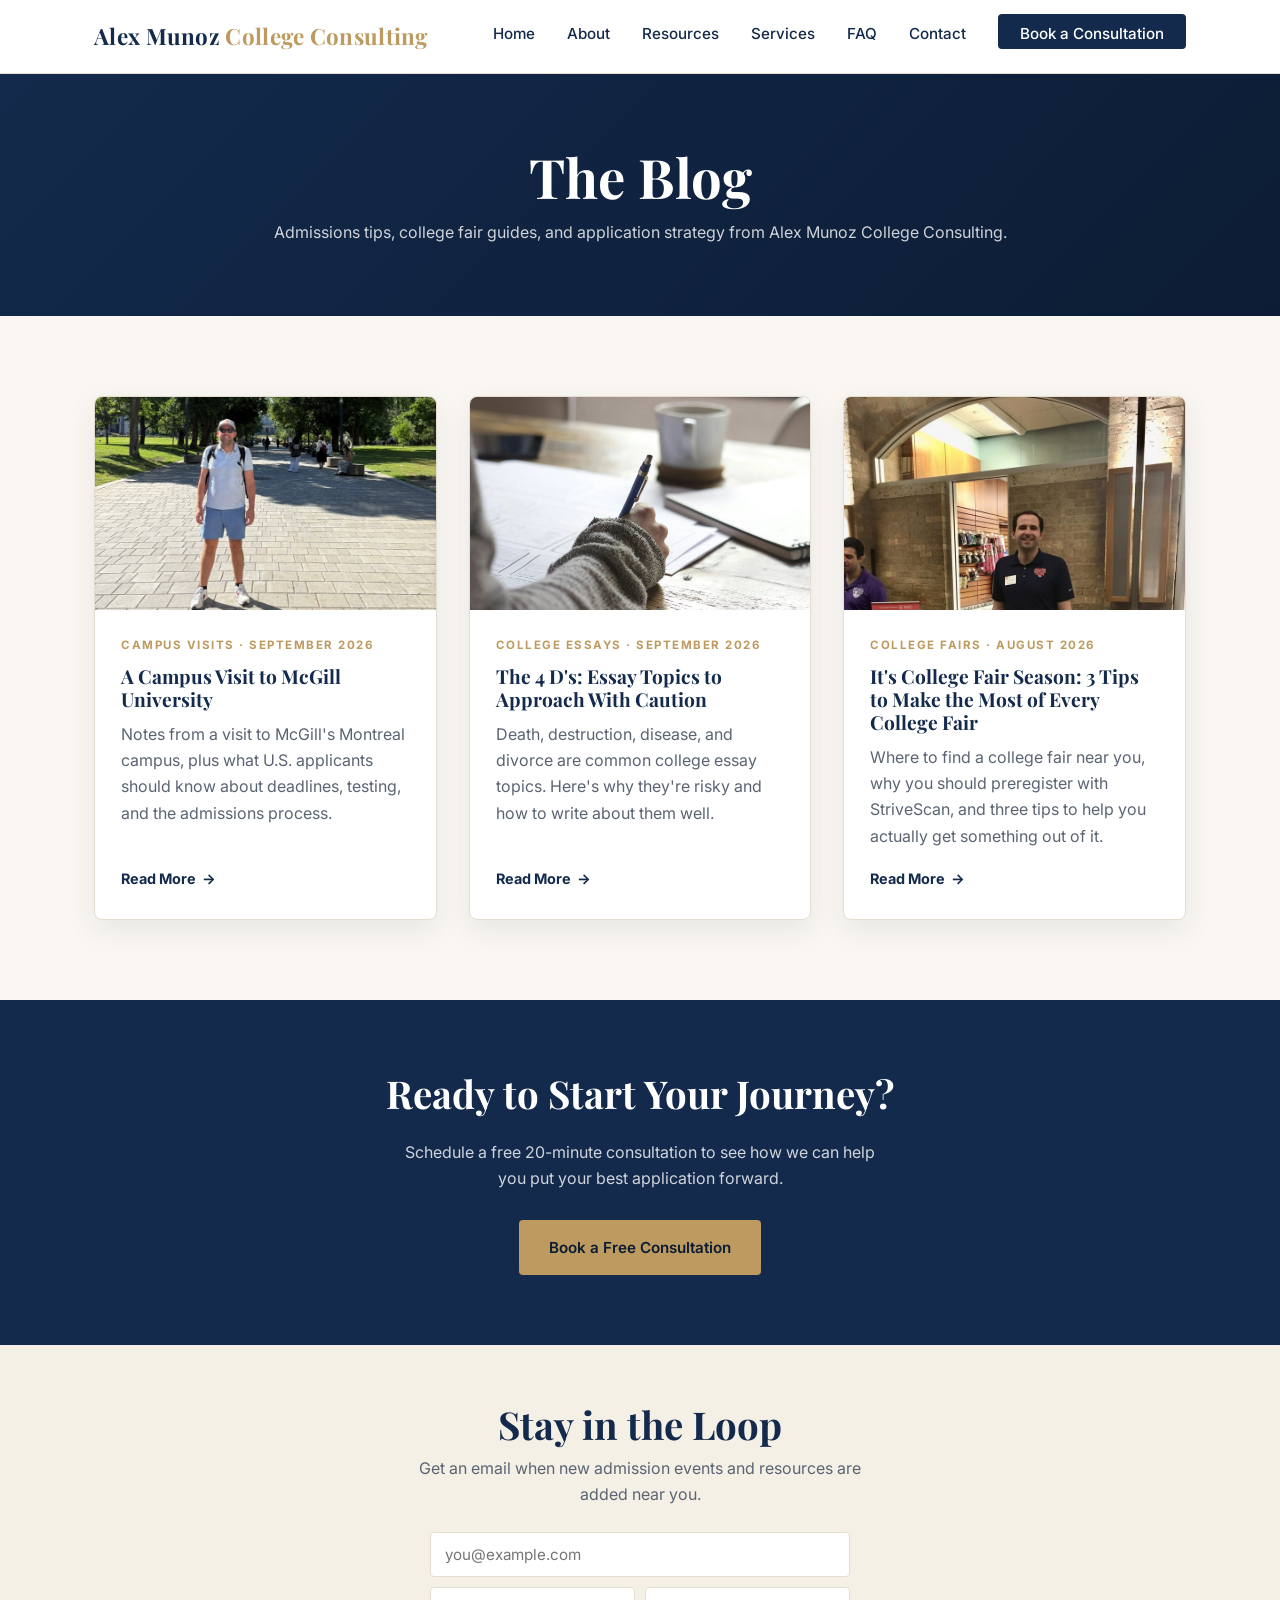
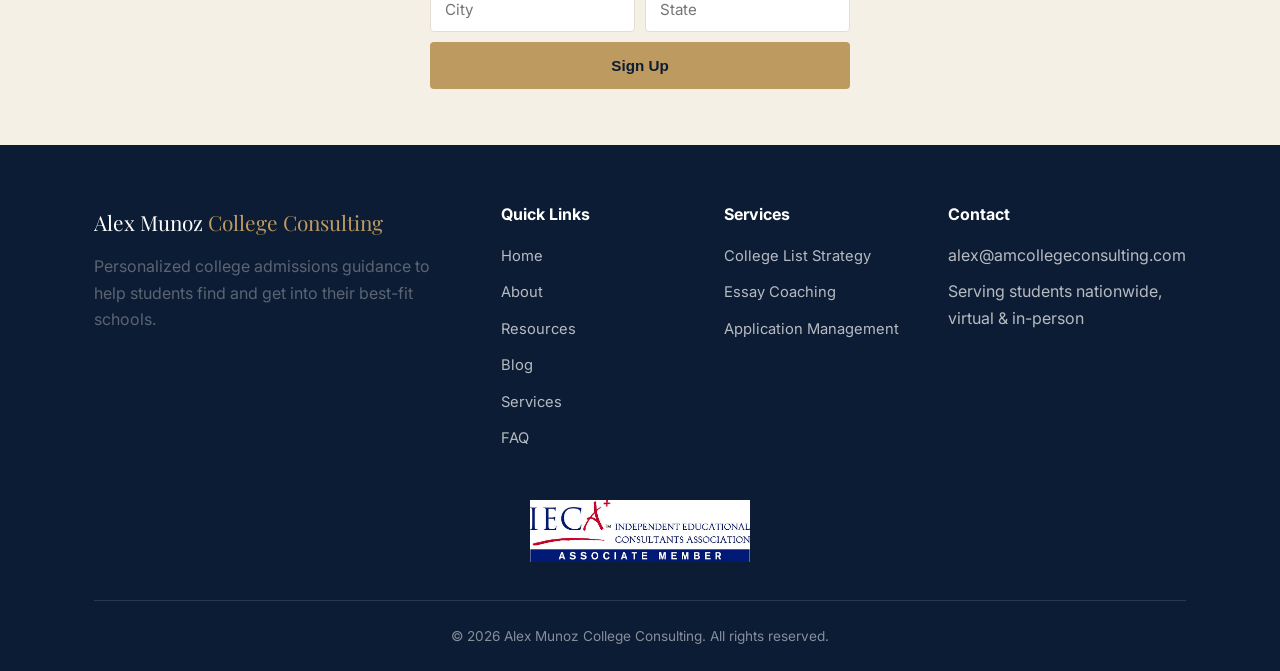
<file: blog.html>
<!DOCTYPE html>
<html lang="en">
<head>
<!-- Google tag (gtag.js) -->
<script async src="https://www.googletagmanager.com/gtag/js?id=G-51WXC286CQ"></script>
<script>
  window.dataLayer = window.dataLayer || [];
  function gtag(){dataLayer.push(arguments);}
  gtag('js', new Date());
  gtag('config', 'G-51WXC286CQ');
</script>
<meta charset="UTF-8">
<meta name="viewport" content="width=device-width, initial-scale=1.0">
<link rel="icon" type="image/x-icon" href="favicon.ico">
<link rel="icon" type="image/png" sizes="32x32" href="favicon-32.png">
<link rel="icon" type="image/png" sizes="16x16" href="favicon-16.png">
<link rel="apple-touch-icon" sizes="180x180" href="apple-touch-icon.png">
<title>Blog | Alex Munoz College Consulting</title>
<meta name="description" content="Admissions tips, college fair guides, and application advice from Alex Munoz College Consulting, a Dallas-based college admissions consulting practice.">
<link rel="canonical" href="https://amcollegeconsulting.com/blog.html">
<meta property="og:type" content="website">
<meta property="og:site_name" content="Alex Munoz College Consulting">
<meta property="og:url" content="https://amcollegeconsulting.com/blog.html">
<meta property="og:title" content="Blog | Alex Munoz College Consulting">
<meta property="og:description" content="Admissions tips, college fair guides, and application advice from Alex Munoz College Consulting, a Dallas-based college admissions consulting practice.">
<meta property="og:image" content="https://amcollegeconsulting.com/social-preview.png">
<meta property="og:image:width" content="1200">
<meta property="og:image:height" content="630">
<meta name="twitter:card" content="summary_large_image">
<meta name="twitter:title" content="Blog | Alex Munoz College Consulting">
<meta name="twitter:description" content="Admissions tips, college fair guides, and application advice from Alex Munoz College Consulting, a Dallas-based college admissions consulting practice.">
<meta name="twitter:image" content="https://amcollegeconsulting.com/social-preview.png">
<link rel="preconnect" href="https://fonts.googleapis.com">
<link href="https://fonts.googleapis.com/css2?family=Playfair+Display:wght@600;700&family=Inter:wght@400;500;600;700&display=swap" rel="stylesheet">
<link rel="stylesheet" href="styles.css?v=20260905a">
<script type="application/ld+json">
[
  {
    "@context": "https://schema.org",
    "@type": "Blog",
    "name": "Alex Munoz College Consulting Blog",
    "url": "https://amcollegeconsulting.com/blog.html",
    "description": "Admissions tips, college fair guides, and application advice from Alex Munoz College Consulting.",
    "publisher": {
      "@type": "Organization",
      "name": "Alex Munoz College Consulting",
      "url": "https://amcollegeconsulting.com/",
      "logo": {
        "@type": "ImageObject",
        "url": "https://amcollegeconsulting.com/apple-touch-icon.png"
      }
    }
  },
  {
    "@context": "https://schema.org",
    "@type": "BreadcrumbList",
    "itemListElement": [
      {
        "@type": "ListItem",
        "position": 1,
        "name": "Home",
        "item": "https://amcollegeconsulting.com/"
      },
      {
        "@type": "ListItem",
        "position": 2,
        "name": "Blog",
        "item": "https://amcollegeconsulting.com/blog.html"
      }
    ]
  }
]
</script>
</head>
<body>

<header class="site-header">
  <div class="nav-wrap">
    <a href="index.html" class="logo">Alex Munoz <span>College Consulting</span></a>
    <ul class="nav-links">
      <li><a href="index.html">Home</a></li>
      <li><a href="about.html">About</a></li>
      <li class="nav-dropdown">
        <a href="resources.html">Resources</a>
        <ul class="nav-dropdown-menu">
          <li><a href="resources.html#info-sessions">Admission Reps in Your Area</a></li>
          <li><a href="blog.html" class="active">Blog</a></li>
        </ul>
      </li>
      <li><a href="services.html">Services</a></li>
      <li><a href="faq.html">FAQ</a></li>
      <li><a href="contact.html">Contact</a></li>
      <li><a href="contact.html" class="nav-cta">Book a Consultation</a></li>
    </ul>
    <button class="nav-toggle" aria-label="Toggle menu">&#9776;</button>
  </div>
</header>

<section class="page-hero">
  <div class="container">
    <h1>The Blog</h1>
    <p>Admissions tips, college fair guides, and application strategy from Alex Munoz College Consulting.</p>
  </div>
</section>

<section>
  <div class="container">
    <div class="blog-grid">
      <a href="blog-mcgill-campus-visit.html" class="blog-card">
        <div class="blog-card-image">
          <img src="mcgill-alex-on-campus.jpg" alt="Alex Munoz standing on the tree-lined path of McGill University's downtown Montreal campus" width="768" height="1024" style="object-position: center 85%;">
        </div>
        <div class="blog-card-body">
          <span class="blog-meta">Campus Visits &middot; September 2026</span>
          <h3>A Campus Visit to McGill University</h3>
          <p class="excerpt">Notes from a visit to McGill's Montreal campus, plus what U.S. applicants should know about deadlines, testing, and the admissions process.</p>
          <span class="read-more">Read More <span class="arrow">&rarr;</span></span>
        </div>
      </a>
      <a href="blog-4ds-essay-topics.html" class="blog-card">
        <div class="blog-card-image">
          <img src="college-essay-writing-web.jpg" alt="A student writing in a notebook with a cup of coffee, drafting a college essay" width="1200" height="800">
        </div>
        <div class="blog-card-body">
          <span class="blog-meta">College Essays &middot; September 2026</span>
          <h3>The 4 D's: Essay Topics to Approach With Caution</h3>
          <p class="excerpt">Death, destruction, disease, and divorce are common college essay topics. Here's why they're risky and how to write about them well.</p>
          <span class="read-more">Read More <span class="arrow">&rarr;</span></span>
        </div>
      </a>
      <a href="blog-college-fair-season.html" class="blog-card">
        <div class="blog-card-image">
          <img src="alex-collage-1.jpg" alt="Alex Munoz at an SMU admissions table during college fair season" width="750" height="1000">
        </div>
        <div class="blog-card-body">
          <span class="blog-meta">College Fairs &middot; August 2026</span>
          <h3>It's College Fair Season: 3 Tips to Make the Most of Every College Fair</h3>
          <p class="excerpt">Where to find a college fair near you, why you should preregister with StriveScan, and three tips to help you actually get something out of it.</p>
          <span class="read-more">Read More <span class="arrow">&rarr;</span></span>
        </div>
      </a>
    </div>
  </div>
</section>

<section class="cta-band">
  <div class="container">
    <h2>Ready to Start Your Journey?</h2>
    <p>Schedule a free 20-minute consultation to see how we can help you put your best application forward.</p>
    <a href="contact.html" class="btn btn-primary">Book a Free Consultation</a>
  </div>
</section>

<section class="newsletter-band">
  <div class="container">
    <h2>Stay in the Loop</h2>
    <p>Get an email when new admission events and resources are added near you.</p>
    <p class="form-success" style="display:none; color: var(--gold); font-weight: 600;">Thanks! You're signed up.</p>
    <form class="newsletter-form" action="https://formspree.io/f/mgognybo" method="POST">
      <input type="hidden" name="form_type" value="Newsletter signup">
      <label for="newsletter-email" class="sr-only">Email address</label>
      <input type="email" id="newsletter-email" name="email" placeholder="you@example.com" required>
      <div class="newsletter-form-row">
        <label for="newsletter-city" class="sr-only">City</label>
        <input type="text" id="newsletter-city" name="city" placeholder="City">
        <label for="newsletter-state" class="sr-only">State</label>
        <input type="text" id="newsletter-state" name="state" placeholder="State">
      </div>
      <button type="submit" class="btn btn-primary">Sign Up</button>
    </form>
  </div>
</section>

<footer class="site-footer">
  <div class="container">
    <div class="footer-grid">
      <div>
        <div class="footer-logo">Alex Munoz <span>College Consulting</span></div>
        <p>Personalized college admissions guidance to help students find and get into their best-fit schools.</p>
      </div>
      <div>
        <h4>Quick Links</h4>
        <ul>
          <li><a href="index.html">Home</a></li>
          <li><a href="about.html">About</a></li>
          <li><a href="resources.html">Resources</a></li>
          <li><a href="blog.html">Blog</a></li>
          <li><a href="services.html">Services</a></li>
          <li><a href="faq.html">FAQ</a></li>
        </ul>
      </div>
      <div>
        <h4>Services</h4>
        <ul>
          <li><a href="services.html">College List Strategy</a></li>
          <li><a href="services.html">Essay Coaching</a></li>
          <li><a href="services.html">Application Management</a></li>
        </ul>
      </div>
      <div>
        <h4>Contact</h4>
        <ul>
          <li>alex@amcollegeconsulting.com</li>
          <li>Serving students nationwide, virtual &amp; in-person</li>
        </ul>
      </div>
    </div>
    <div class="footer-badge">
      <a href="https://www.iecaonline.com/" target="_blank" rel="noopener">
        <img src="IECA%20logo.jpg" alt="IECA Associate Member">
      </a>
    </div>
    <div class="footer-bottom">
      &copy; 2026 Alex Munoz College Consulting. All rights reserved.
    </div>
  </div>
</footer>

<script src="main.js?v=20260905a"></script>
</body>
</html>
</file>
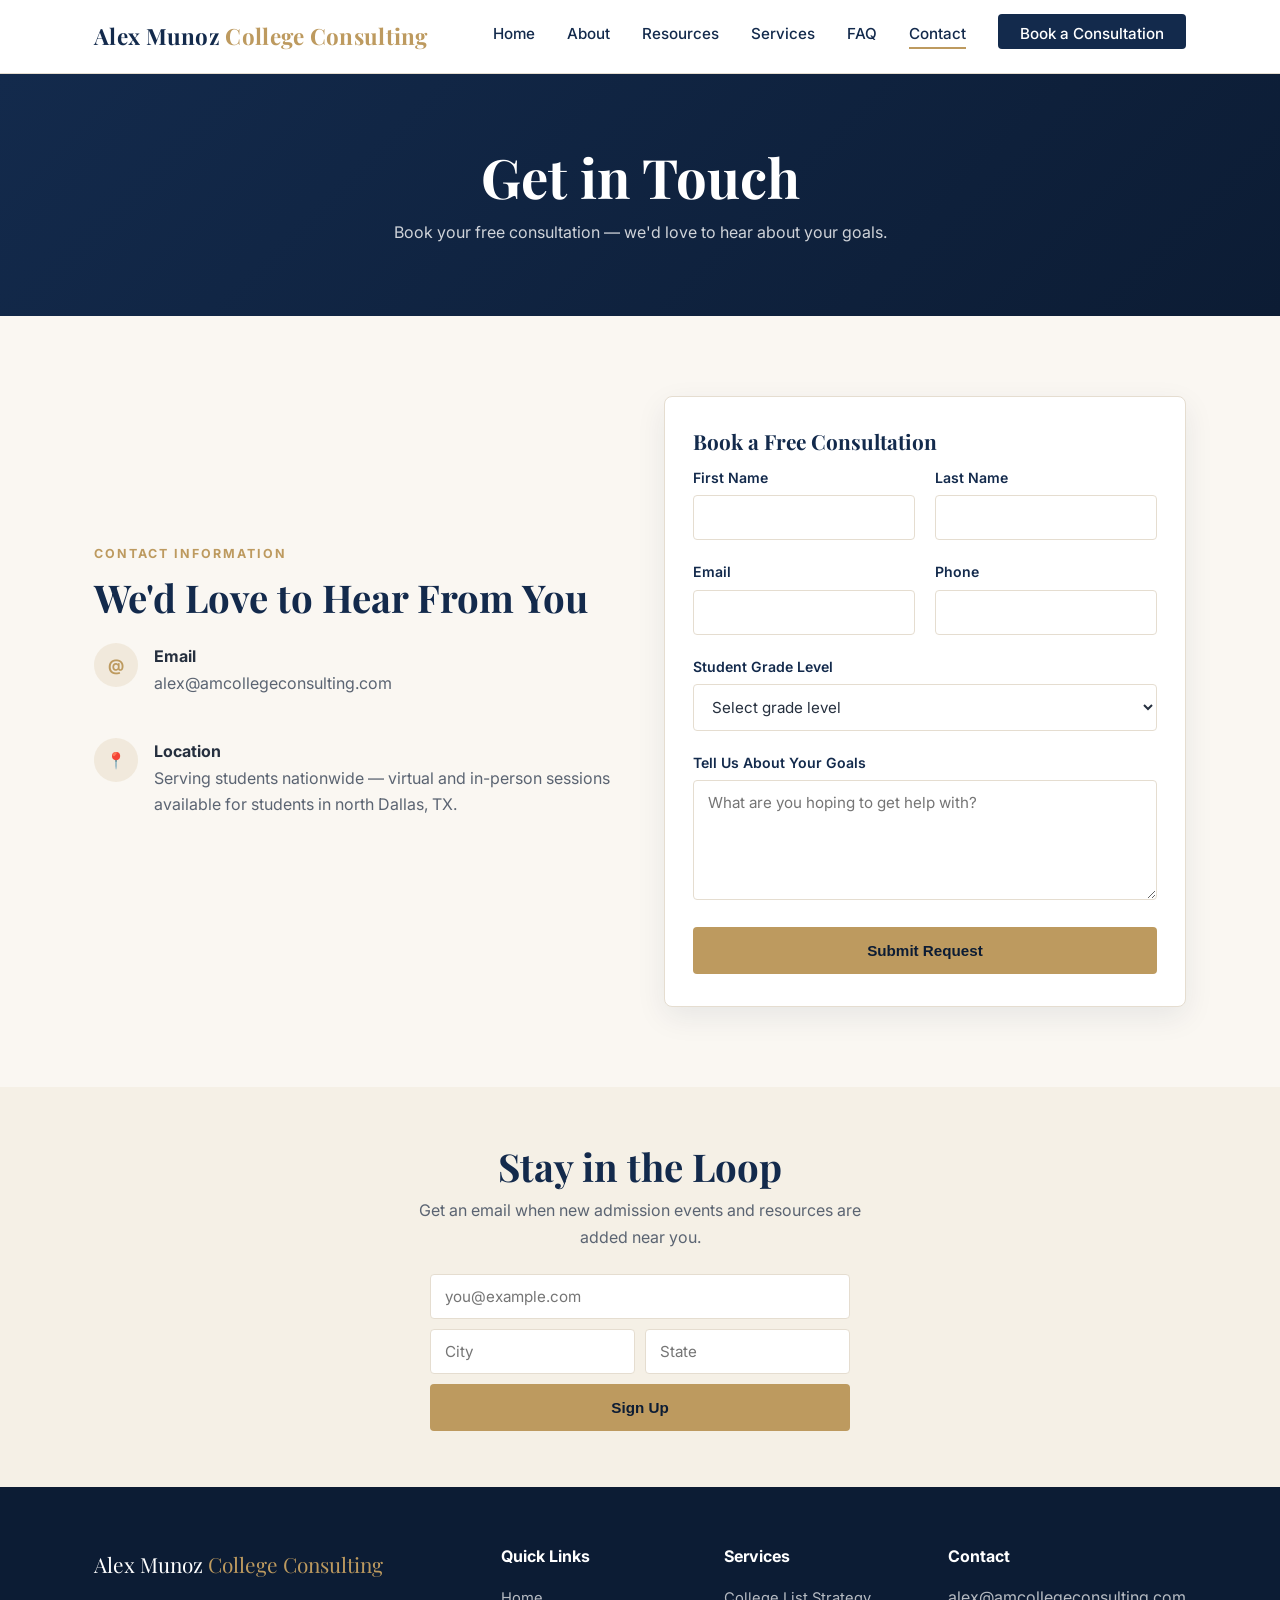
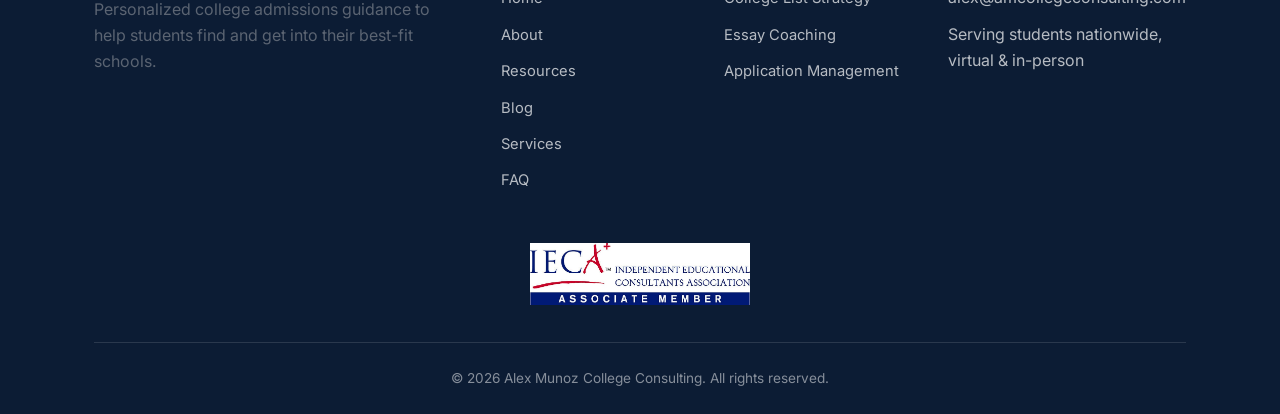
<file: contact.html>
<!DOCTYPE html>
<html lang="en">
<head>
<!-- Google tag (gtag.js) -->
<script async src="https://www.googletagmanager.com/gtag/js?id=G-51WXC286CQ"></script>
<script>
  window.dataLayer = window.dataLayer || [];
  function gtag(){dataLayer.push(arguments);}
  gtag('js', new Date());
  gtag('config', 'G-51WXC286CQ');
</script>
<meta charset="UTF-8">
<meta name="viewport" content="width=device-width, initial-scale=1.0">
<link rel="icon" type="image/x-icon" href="favicon.ico">
<link rel="icon" type="image/png" sizes="32x32" href="favicon-32.png">
<link rel="icon" type="image/png" sizes="16x16" href="favicon-16.png">
<link rel="apple-touch-icon" sizes="180x180" href="apple-touch-icon.png">
<title>Contact Us | Alex Munoz College Consulting</title>
<meta name="description" content="Get in touch with Alex Munoz College Consulting to book a free consultation and start your college admissions journey.">
<link rel="canonical" href="https://amcollegeconsulting.com/contact.html">
<meta property="og:type" content="website">
<meta property="og:site_name" content="Alex Munoz College Consulting">
<meta property="og:url" content="https://amcollegeconsulting.com/contact.html">
<meta property="og:title" content="Contact Us | Alex Munoz College Consulting">
<meta property="og:description" content="Get in touch with Alex Munoz College Consulting to book a free consultation and start your college admissions journey.">
<meta property="og:image" content="https://amcollegeconsulting.com/social-preview.png">
<meta property="og:image:width" content="1200">
<meta property="og:image:height" content="630">
<meta name="twitter:card" content="summary_large_image">
<meta name="twitter:title" content="Contact Us | Alex Munoz College Consulting">
<meta name="twitter:description" content="Get in touch with Alex Munoz College Consulting to book a free consultation and start your college admissions journey.">
<meta name="twitter:image" content="https://amcollegeconsulting.com/social-preview.png">
<link rel="preconnect" href="https://fonts.googleapis.com">
<link href="https://fonts.googleapis.com/css2?family=Playfair+Display:wght@600;700&family=Inter:wght@400;500;600;700&display=swap" rel="stylesheet">
<link rel="stylesheet" href="styles.css?v=20260905a">
<script type="application/ld+json">
[
  {
    "@context": "https://schema.org",
    "@type": "ContactPage",
    "name": "Contact Alex Munoz College Consulting",
    "url": "https://amcollegeconsulting.com/contact.html",
    "mainEntity": {
      "@type": "ProfessionalService",
      "name": "Alex Munoz College Consulting",
      "url": "https://amcollegeconsulting.com/",
      "image": "https://amcollegeconsulting.com/social-preview.png",
      "contactPoint": {
        "@type": "ContactPoint",
        "email": "alex@amcollegeconsulting.com",
        "contactType": "customer service",
        "areaServed": "US",
        "availableLanguage": "English"
      }
    }
  },
  {
    "@context": "https://schema.org",
    "@type": "BreadcrumbList",
    "itemListElement": [
      {
        "@type": "ListItem",
        "position": 1,
        "name": "Home",
        "item": "https://amcollegeconsulting.com/"
      },
      {
        "@type": "ListItem",
        "position": 2,
        "name": "Contact",
        "item": "https://amcollegeconsulting.com/contact.html"
      }
    ]
  }
]
</script>
</head>
<body>

<header class="site-header">
  <div class="nav-wrap">
    <a href="index.html" class="logo">Alex Munoz <span>College Consulting</span></a>
    <ul class="nav-links">
      <li><a href="index.html">Home</a></li>
      <li><a href="about.html">About</a></li>
      <li class="nav-dropdown">
        <a href="resources.html">Resources</a>
        <ul class="nav-dropdown-menu">
          <li><a href="resources.html#info-sessions">Admission Reps in Your Area</a></li>
          <li><a href="blog.html">Blog</a></li>
        </ul>
      </li>
      <li><a href="services.html">Services</a></li>
      <li><a href="faq.html">FAQ</a></li>
      <li><a href="contact.html" class="active">Contact</a></li>
      <li><a href="contact.html" class="nav-cta">Book a Consultation</a></li>
    </ul>
    <button class="nav-toggle" aria-label="Toggle menu">&#9776;</button>
  </div>
</header>

<section class="page-hero">
  <div class="container">
    <h1>Get in Touch</h1>
    <p>Book your free consultation &mdash; we'd love to hear about your goals.</p>
  </div>
</section>

<section>
  <div class="container">
    <div class="grid-2">
      <div>
        <span class="eyebrow-small">Contact Information</span>
        <h2>We'd Love to Hear From You</h2>
        <div class="contact-info-item">
          <div class="icon">@</div>
          <div>
            <strong>Email</strong>
            <p>alex@amcollegeconsulting.com</p>
          </div>
        </div>
        <div class="contact-info-item">
          <div class="icon">&#128205;</div>
          <div>
            <strong>Location</strong>
            <p>Serving students nationwide &mdash; virtual and in-person sessions available for students in north Dallas, TX.</p>
          </div>
        </div>
      </div>

      <div class="card">
        <h3>Book a Free Consultation</h3>
        <p class="form-success" style="display:none; color: var(--gold); font-weight: 600;">Thanks for reaching out! We'll be in touch within one business day.</p>
        <form class="contact-form" action="https://formspree.io/f/mgognybo" method="POST">
          <div class="form-row">
            <div>
              <label for="first-name">First Name</label>
              <input type="text" id="first-name" name="first-name" required>
            </div>
            <div>
              <label for="last-name">Last Name</label>
              <input type="text" id="last-name" name="last-name" required>
            </div>
          </div>
          <div class="form-row">
            <div>
              <label for="email">Email</label>
              <input type="email" id="email" name="email" required>
            </div>
            <div>
              <label for="phone">Phone</label>
              <input type="tel" id="phone" name="phone">
            </div>
          </div>
          <div>
            <label for="grade">Student Grade Level</label>
            <select id="grade" name="grade">
              <option value="">Select grade level</option>
              <option value="9">9th Grade</option>
              <option value="10">10th Grade</option>
              <option value="11">11th Grade</option>
              <option value="12">12th Grade</option>
              <option value="other">Other</option>
            </select>
          </div>
          <div>
            <label for="message">Tell Us About Your Goals</label>
            <textarea id="message" name="message" placeholder="What are you hoping to get help with?"></textarea>
          </div>
          <button type="submit" class="btn btn-primary">Submit Request</button>
        </form>
      </div>
    </div>
  </div>
</section>

<section class="newsletter-band">
  <div class="container">
    <h2>Stay in the Loop</h2>
    <p>Get an email when new admission events and resources are added near you.</p>
    <p class="form-success" style="display:none; color: var(--gold); font-weight: 600;">Thanks! You're signed up.</p>
    <form class="newsletter-form" action="https://formspree.io/f/mgognybo" method="POST">
      <input type="hidden" name="form_type" value="Newsletter signup">
      <label for="newsletter-email" class="sr-only">Email address</label>
      <input type="email" id="newsletter-email" name="email" placeholder="you@example.com" required>
      <div class="newsletter-form-row">
        <label for="newsletter-city" class="sr-only">City</label>
        <input type="text" id="newsletter-city" name="city" placeholder="City">
        <label for="newsletter-state" class="sr-only">State</label>
        <input type="text" id="newsletter-state" name="state" placeholder="State">
      </div>
      <button type="submit" class="btn btn-primary">Sign Up</button>
    </form>
  </div>
</section>

<footer class="site-footer">
  <div class="container">
    <div class="footer-grid">
      <div>
        <div class="footer-logo">Alex Munoz <span>College Consulting</span></div>
        <p>Personalized college admissions guidance to help students find and get into their best-fit schools.</p>
      </div>
      <div>
        <h4>Quick Links</h4>
        <ul>
          <li><a href="index.html">Home</a></li>
          <li><a href="about.html">About</a></li>
          <li><a href="resources.html">Resources</a></li>
          <li><a href="blog.html">Blog</a></li>
          <li><a href="services.html">Services</a></li>
          <li><a href="faq.html">FAQ</a></li>
        </ul>
      </div>
      <div>
        <h4>Services</h4>
        <ul>
          <li><a href="services.html">College List Strategy</a></li>
          <li><a href="services.html">Essay Coaching</a></li>
          <li><a href="services.html">Application Management</a></li>
        </ul>
      </div>
      <div>
        <h4>Contact</h4>
        <ul>
          <li>alex@amcollegeconsulting.com</li>
          <li>Serving students nationwide, virtual &amp; in-person</li>
        </ul>
      </div>
    </div>
    <div class="footer-badge">
      <a href="https://www.iecaonline.com/" target="_blank" rel="noopener">
        <img src="IECA%20logo.jpg" alt="IECA Associate Member">
      </a>
    </div>
    <div class="footer-bottom">
      &copy; 2026 Alex Munoz College Consulting. All rights reserved.
    </div>
  </div>
</footer>

<script src="main.js?v=20260905a"></script>
</body>
</html>
</file>
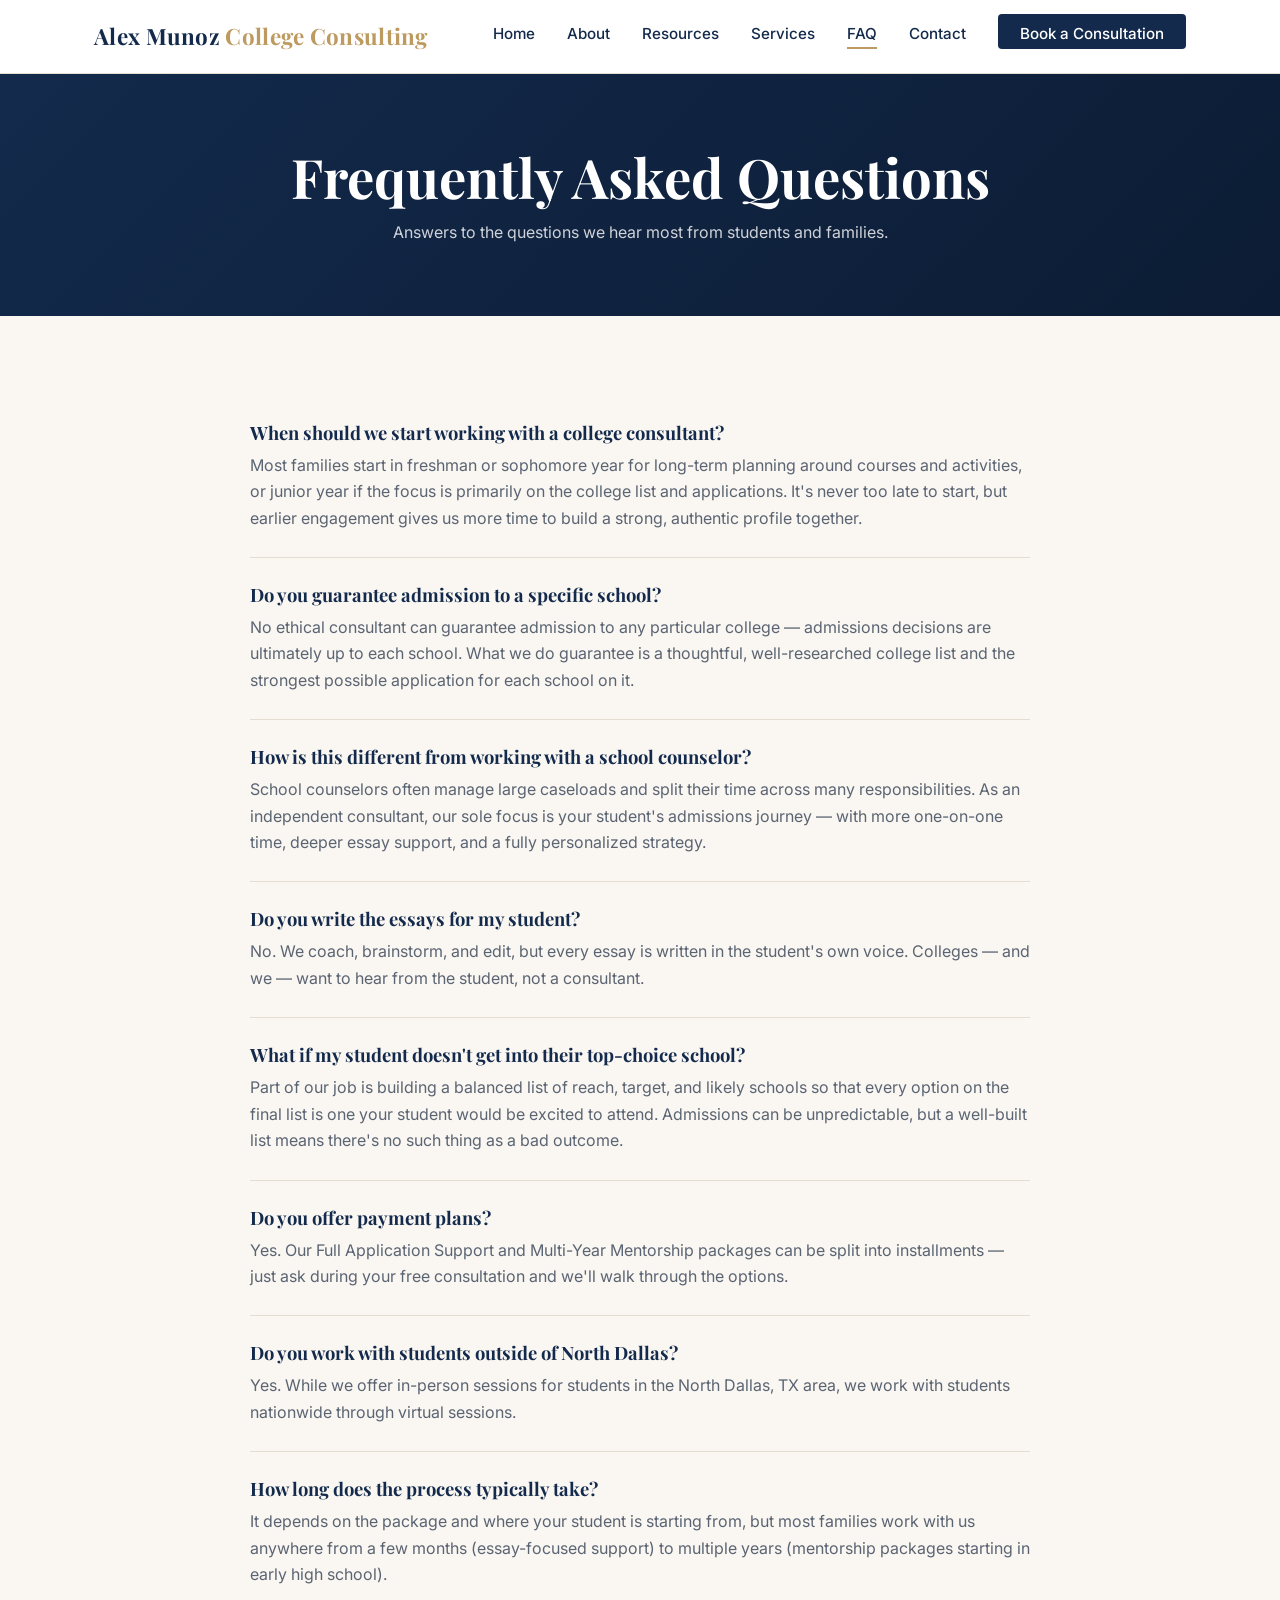
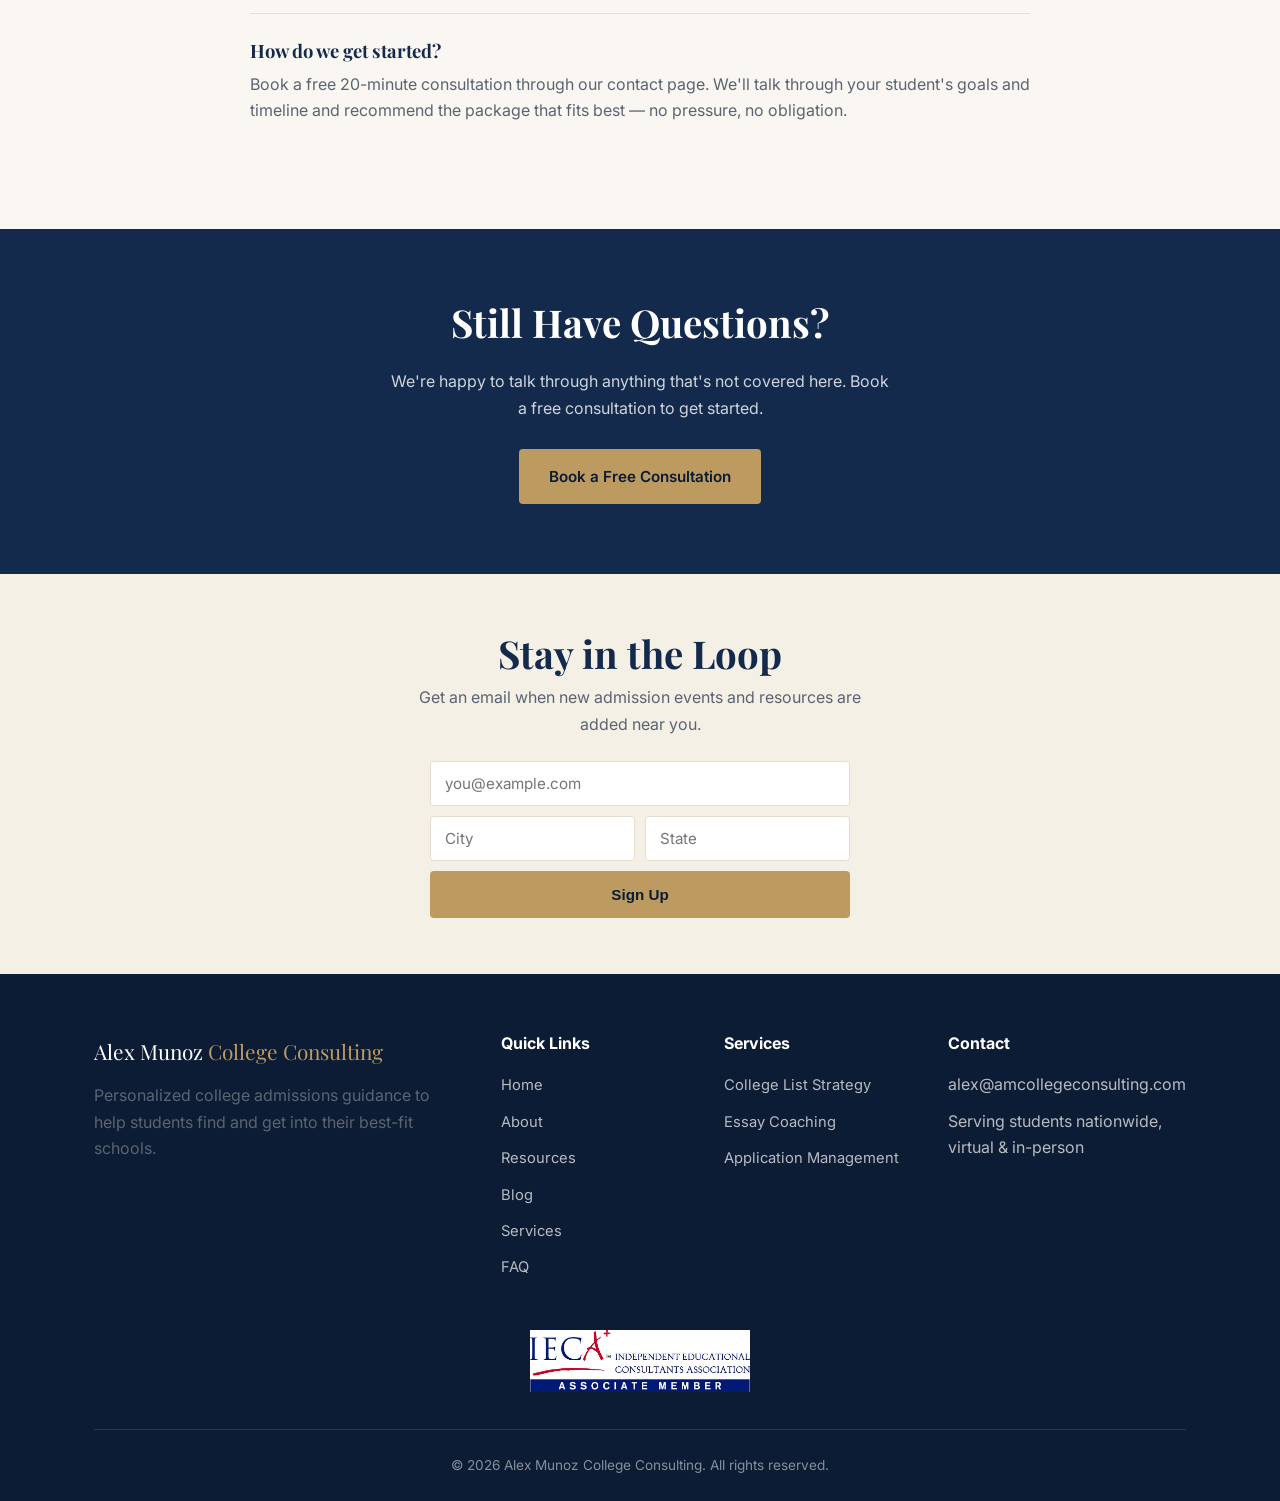
<file: faq.html>
<!DOCTYPE html>
<html lang="en">
<head>
<!-- Google tag (gtag.js) -->
<script async src="https://www.googletagmanager.com/gtag/js?id=G-51WXC286CQ"></script>
<script>
  window.dataLayer = window.dataLayer || [];
  function gtag(){dataLayer.push(arguments);}
  gtag('js', new Date());
  gtag('config', 'G-51WXC286CQ');
</script>
<meta charset="UTF-8">
<meta name="viewport" content="width=device-width, initial-scale=1.0">
<link rel="icon" type="image/x-icon" href="favicon.ico">
<link rel="icon" type="image/png" sizes="32x32" href="favicon-32.png">
<link rel="icon" type="image/png" sizes="16x16" href="favicon-16.png">
<link rel="apple-touch-icon" sizes="180x180" href="apple-touch-icon.png">
<title>FAQ | Alex Munoz College Consulting</title>
<meta name="description" content="Answers to common questions about working with Alex Munoz College Consulting, from timelines and fees to what makes independent counseling different.">
<link rel="canonical" href="https://amcollegeconsulting.com/faq.html">
<meta property="og:type" content="website">
<meta property="og:site_name" content="Alex Munoz College Consulting">
<meta property="og:url" content="https://amcollegeconsulting.com/faq.html">
<meta property="og:title" content="FAQ | Alex Munoz College Consulting">
<meta property="og:description" content="Answers to common questions about working with Alex Munoz College Consulting, from timelines and fees to what makes independent counseling different.">
<meta property="og:image" content="https://amcollegeconsulting.com/social-preview.png">
<meta property="og:image:width" content="1200">
<meta property="og:image:height" content="630">
<meta name="twitter:card" content="summary_large_image">
<meta name="twitter:title" content="FAQ | Alex Munoz College Consulting">
<meta name="twitter:description" content="Answers to common questions about working with Alex Munoz College Consulting, from timelines and fees to what makes independent counseling different.">
<meta name="twitter:image" content="https://amcollegeconsulting.com/social-preview.png">
<link rel="preconnect" href="https://fonts.googleapis.com">
<link href="https://fonts.googleapis.com/css2?family=Playfair+Display:wght@600;700&family=Inter:wght@400;500;600;700&display=swap" rel="stylesheet">
<link rel="stylesheet" href="styles.css?v=20260905a">
<script type="application/ld+json">
[
  {
    "@context": "https://schema.org",
    "@type": "FAQPage",
    "mainEntity": [
      {
        "@type": "Question",
        "name": "When should we start working with a college consultant?",
        "acceptedAnswer": {
          "@type": "Answer",
          "text": "Most families start in freshman or sophomore year for long-term planning around courses and activities, or junior year if the focus is primarily on the college list and applications. It's never too late to start, but earlier engagement gives us more time to build a strong, authentic profile together."
        }
      },
      {
        "@type": "Question",
        "name": "Do you guarantee admission to a specific school?",
        "acceptedAnswer": {
          "@type": "Answer",
          "text": "No ethical consultant can guarantee admission to any particular college — admissions decisions are ultimately up to each school. What we do guarantee is a thoughtful, well-researched college list and the strongest possible application for each school on it."
        }
      },
      {
        "@type": "Question",
        "name": "How is this different from working with a school counselor?",
        "acceptedAnswer": {
          "@type": "Answer",
          "text": "School counselors often manage large caseloads and split their time across many responsibilities. As an independent consultant, our sole focus is your student's admissions journey — with more one-on-one time, deeper essay support, and a fully personalized strategy."
        }
      },
      {
        "@type": "Question",
        "name": "Do you write the essays for my student?",
        "acceptedAnswer": {
          "@type": "Answer",
          "text": "No. We coach, brainstorm, and edit, but every essay is written in the student's own voice. Colleges — and we — want to hear from the student, not a consultant."
        }
      },
      {
        "@type": "Question",
        "name": "What if my student doesn't get into their top-choice school?",
        "acceptedAnswer": {
          "@type": "Answer",
          "text": "Part of our job is building a balanced list of reach, target, and likely schools so that every option on the final list is one your student would be excited to attend. Admissions can be unpredictable, but a well-built list means there's no such thing as a bad outcome."
        }
      },
      {
        "@type": "Question",
        "name": "Do you offer payment plans?",
        "acceptedAnswer": {
          "@type": "Answer",
          "text": "Yes. Our Full Application Support and Multi-Year Mentorship packages can be split into installments — just ask during your free consultation and we'll walk through the options."
        }
      },
      {
        "@type": "Question",
        "name": "Do you work with students outside of North Dallas?",
        "acceptedAnswer": {
          "@type": "Answer",
          "text": "Yes. While we offer in-person sessions for students in the North Dallas, TX area, we work with students nationwide through virtual sessions."
        }
      },
      {
        "@type": "Question",
        "name": "How long does the process typically take?",
        "acceptedAnswer": {
          "@type": "Answer",
          "text": "It depends on the package and where your student is starting from, but most families work with us anywhere from a few months (essay-focused support) to multiple years (mentorship packages starting in early high school)."
        }
      },
      {
        "@type": "Question",
        "name": "How do we get started?",
        "acceptedAnswer": {
          "@type": "Answer",
          "text": "Book a free 20-minute consultation through our contact page. We'll talk through your student's goals and timeline and recommend the package that fits best — no pressure, no obligation."
        }
      }
    ]
  },
  {
    "@context": "https://schema.org",
    "@type": "BreadcrumbList",
    "itemListElement": [
      {
        "@type": "ListItem",
        "position": 1,
        "name": "Home",
        "item": "https://amcollegeconsulting.com/"
      },
      {
        "@type": "ListItem",
        "position": 2,
        "name": "FAQ",
        "item": "https://amcollegeconsulting.com/faq.html"
      }
    ]
  }
]
</script>
</head>
<body>

<header class="site-header">
  <div class="nav-wrap">
    <a href="index.html" class="logo">Alex Munoz <span>College Consulting</span></a>
    <ul class="nav-links">
      <li><a href="index.html">Home</a></li>
      <li><a href="about.html">About</a></li>
      <li class="nav-dropdown">
        <a href="resources.html">Resources</a>
        <ul class="nav-dropdown-menu">
          <li><a href="resources.html#info-sessions">Admission Reps in Your Area</a></li>
          <li><a href="blog.html">Blog</a></li>
        </ul>
      </li>
      <li><a href="services.html">Services</a></li>
      <li><a href="faq.html" class="active">FAQ</a></li>
      <li><a href="contact.html">Contact</a></li>
      <li><a href="contact.html" class="nav-cta">Book a Consultation</a></li>
    </ul>
    <button class="nav-toggle" aria-label="Toggle menu">&#9776;</button>
  </div>
</header>

<section class="page-hero">
  <div class="container">
    <h1>Frequently Asked Questions</h1>
    <p>Answers to the questions we hear most from students and families.</p>
  </div>
</section>

<section>
  <div class="container">
    <div class="faq-list">
      <div class="faq-item">
        <h3>When should we start working with a college consultant?</h3>
        <p>Most families start in freshman or sophomore year for long-term planning around courses and activities, or junior year if the focus is primarily on the college list and applications. It's never too late to start, but earlier engagement gives us more time to build a strong, authentic profile together.</p>
      </div>
      <div class="faq-item">
        <h3>Do you guarantee admission to a specific school?</h3>
        <p>No ethical consultant can guarantee admission to any particular college &mdash; admissions decisions are ultimately up to each school. What we do guarantee is a thoughtful, well-researched college list and the strongest possible application for each school on it.</p>
      </div>
      <div class="faq-item">
        <h3>How is this different from working with a school counselor?</h3>
        <p>School counselors often manage large caseloads and split their time across many responsibilities. As an independent consultant, our sole focus is your student's admissions journey &mdash; with more one-on-one time, deeper essay support, and a fully personalized strategy.</p>
      </div>
      <div class="faq-item">
        <h3>Do you write the essays for my student?</h3>
        <p>No. We coach, brainstorm, and edit, but every essay is written in the student's own voice. Colleges &mdash; and we &mdash; want to hear from the student, not a consultant.</p>
      </div>
      <div class="faq-item">
        <h3>What if my student doesn't get into their top-choice school?</h3>
        <p>Part of our job is building a balanced list of reach, target, and likely schools so that every option on the final list is one your student would be excited to attend. Admissions can be unpredictable, but a well-built list means there's no such thing as a bad outcome.</p>
      </div>
      <div class="faq-item">
        <h3>Do you offer payment plans?</h3>
        <p>Yes. Our Full Application Support and Multi-Year Mentorship packages can be split into installments &mdash; just ask during your free consultation and we'll walk through the options.</p>
      </div>
      <div class="faq-item">
        <h3>Do you work with students outside of North Dallas?</h3>
        <p>Yes. While we offer in-person sessions for students in the North Dallas, TX area, we work with students nationwide through virtual sessions.</p>
      </div>
      <div class="faq-item">
        <h3>How long does the process typically take?</h3>
        <p>It depends on the package and where your student is starting from, but most families work with us anywhere from a few months (essay-focused support) to multiple years (mentorship packages starting in early high school).</p>
      </div>
      <div class="faq-item">
        <h3>How do we get started?</h3>
        <p>Book a free 20-minute consultation through our contact page. We'll talk through your student's goals and timeline and recommend the package that fits best &mdash; no pressure, no obligation.</p>
      </div>
    </div>
  </div>
</section>

<section class="cta-band">
  <div class="container">
    <h2>Still Have Questions?</h2>
    <p>We're happy to talk through anything that's not covered here. Book a free consultation to get started.</p>
    <a href="contact.html" class="btn btn-primary">Book a Free Consultation</a>
  </div>
</section>

<section class="newsletter-band">
  <div class="container">
    <h2>Stay in the Loop</h2>
    <p>Get an email when new admission events and resources are added near you.</p>
    <p class="form-success" style="display:none; color: var(--gold); font-weight: 600;">Thanks! You're signed up.</p>
    <form class="newsletter-form" action="https://formspree.io/f/mgognybo" method="POST">
      <input type="hidden" name="form_type" value="Newsletter signup">
      <label for="newsletter-email" class="sr-only">Email address</label>
      <input type="email" id="newsletter-email" name="email" placeholder="you@example.com" required>
      <div class="newsletter-form-row">
        <label for="newsletter-city" class="sr-only">City</label>
        <input type="text" id="newsletter-city" name="city" placeholder="City">
        <label for="newsletter-state" class="sr-only">State</label>
        <input type="text" id="newsletter-state" name="state" placeholder="State">
      </div>
      <button type="submit" class="btn btn-primary">Sign Up</button>
    </form>
  </div>
</section>

<footer class="site-footer">
  <div class="container">
    <div class="footer-grid">
      <div>
        <div class="footer-logo">Alex Munoz <span>College Consulting</span></div>
        <p>Personalized college admissions guidance to help students find and get into their best-fit schools.</p>
      </div>
      <div>
        <h4>Quick Links</h4>
        <ul>
          <li><a href="index.html">Home</a></li>
          <li><a href="about.html">About</a></li>
          <li><a href="resources.html">Resources</a></li>
          <li><a href="blog.html">Blog</a></li>
          <li><a href="services.html">Services</a></li>
          <li><a href="faq.html">FAQ</a></li>
        </ul>
      </div>
      <div>
        <h4>Services</h4>
        <ul>
          <li><a href="services.html">College List Strategy</a></li>
          <li><a href="services.html">Essay Coaching</a></li>
          <li><a href="services.html">Application Management</a></li>
        </ul>
      </div>
      <div>
        <h4>Contact</h4>
        <ul>
          <li>alex@amcollegeconsulting.com</li>
          <li>Serving students nationwide, virtual &amp; in-person</li>
        </ul>
      </div>
    </div>
    <div class="footer-badge">
      <a href="https://www.iecaonline.com/" target="_blank" rel="noopener">
        <img src="IECA%20logo.jpg" alt="IECA Associate Member">
      </a>
    </div>
    <div class="footer-bottom">
      &copy; 2026 Alex Munoz College Consulting. All rights reserved.
    </div>
  </div>
</footer>

<script src="main.js?v=20260905a"></script>
</body>
</html>
</file>
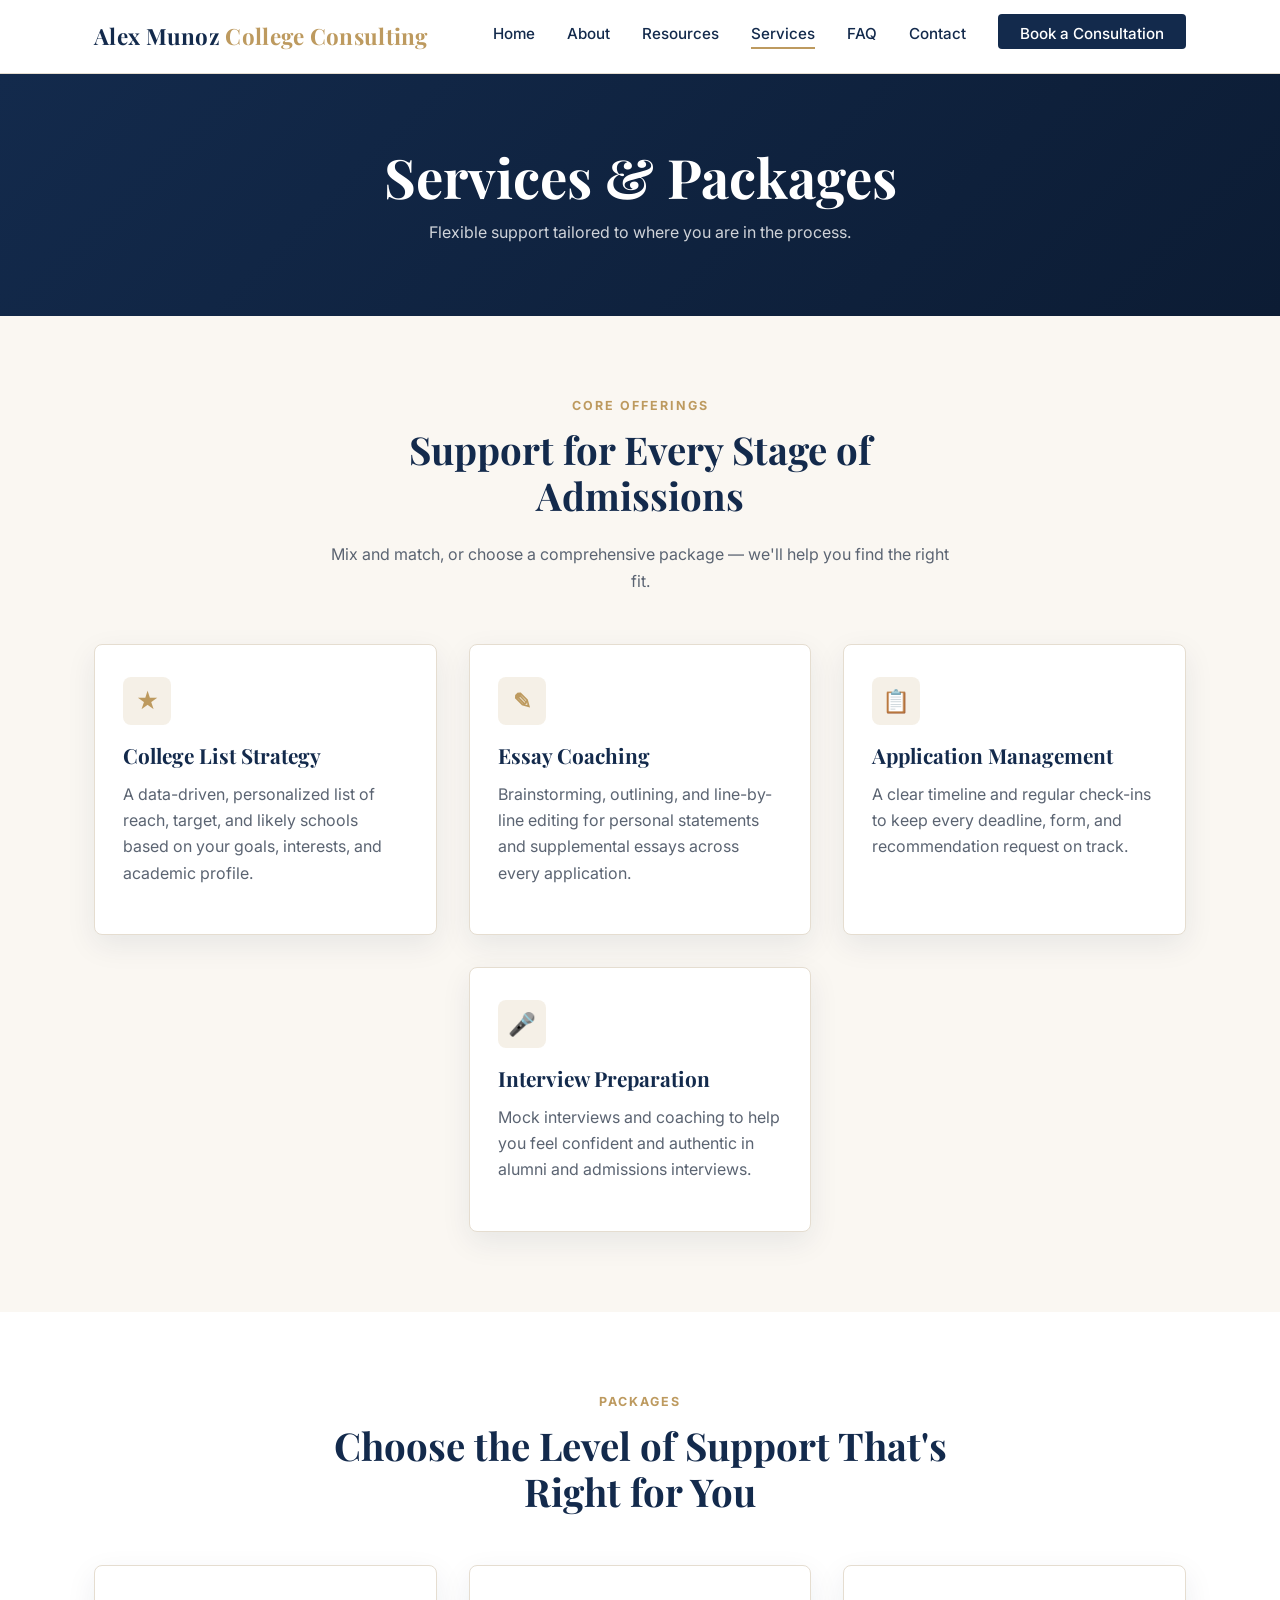
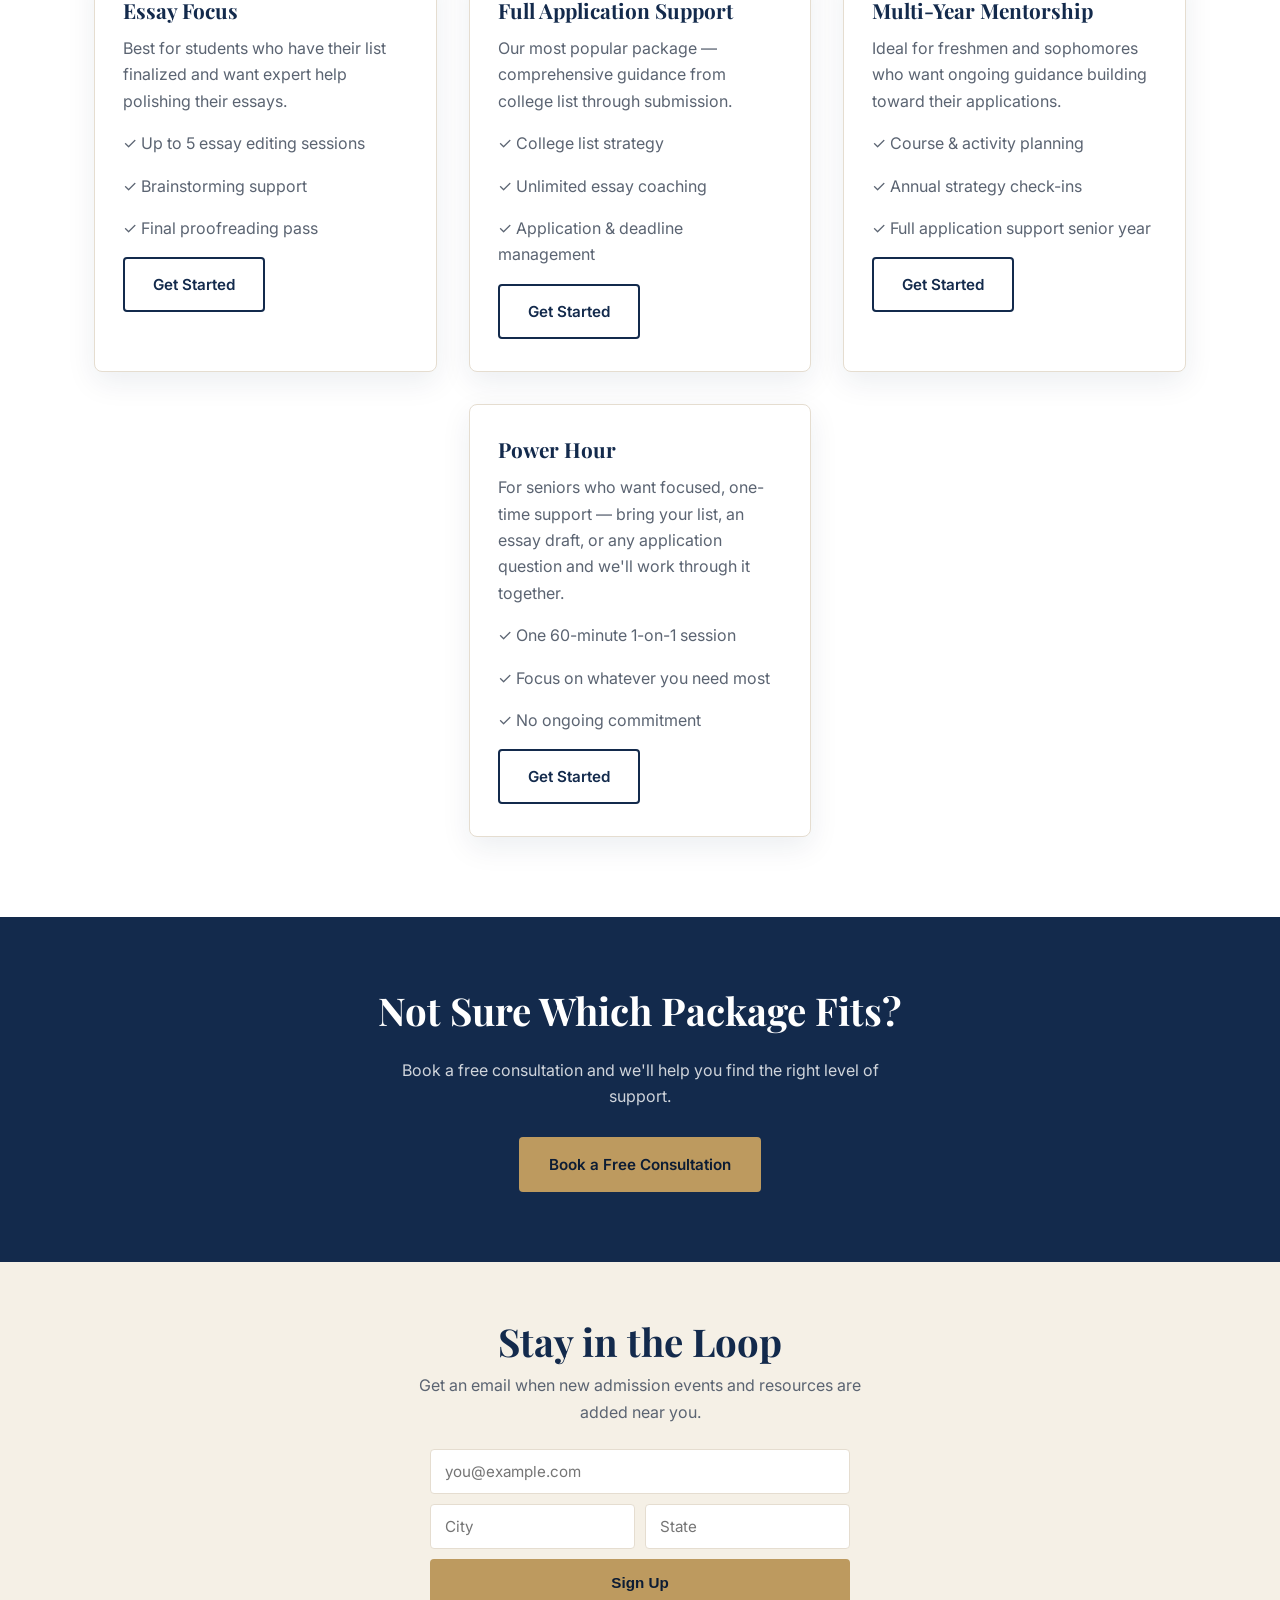
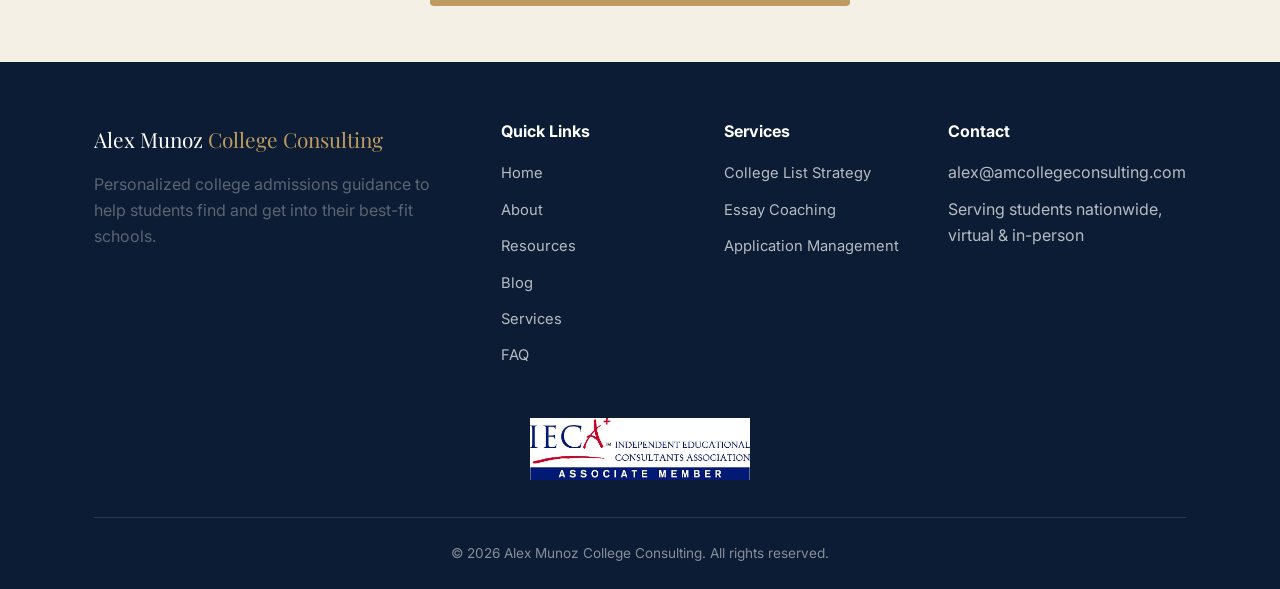
<file: services.html>
<!DOCTYPE html>
<html lang="en">
<head>
<!-- Google tag (gtag.js) -->
<script async src="https://www.googletagmanager.com/gtag/js?id=G-51WXC286CQ"></script>
<script>
  window.dataLayer = window.dataLayer || [];
  function gtag(){dataLayer.push(arguments);}
  gtag('js', new Date());
  gtag('config', 'G-51WXC286CQ');
</script>
<meta charset="UTF-8">
<meta name="viewport" content="width=device-width, initial-scale=1.0">
<link rel="icon" type="image/x-icon" href="favicon.ico">
<link rel="icon" type="image/png" sizes="32x32" href="favicon-32.png">
<link rel="icon" type="image/png" sizes="16x16" href="favicon-16.png">
<link rel="apple-touch-icon" sizes="180x180" href="apple-touch-icon.png">
<title>Services &amp; Packages | Alex Munoz College Consulting</title>
<meta name="description" content="Explore Alex Munoz College Consulting's admissions packages, from full-service guidance to essay-only coaching and hourly consulting.">
<link rel="canonical" href="https://amcollegeconsulting.com/services.html">
<meta property="og:type" content="website">
<meta property="og:site_name" content="Alex Munoz College Consulting">
<meta property="og:url" content="https://amcollegeconsulting.com/services.html">
<meta property="og:title" content="Services &amp; Packages | Alex Munoz College Consulting">
<meta property="og:description" content="Explore Alex Munoz College Consulting's admissions packages, from full-service guidance to essay-only coaching and hourly consulting.">
<meta property="og:image" content="https://amcollegeconsulting.com/social-preview.png">
<meta property="og:image:width" content="1200">
<meta property="og:image:height" content="630">
<meta name="twitter:card" content="summary_large_image">
<meta name="twitter:title" content="Services &amp; Packages | Alex Munoz College Consulting">
<meta name="twitter:description" content="Explore Alex Munoz College Consulting's admissions packages, from full-service guidance to essay-only coaching and hourly consulting.">
<meta name="twitter:image" content="https://amcollegeconsulting.com/social-preview.png">
<link rel="preconnect" href="https://fonts.googleapis.com">
<link href="https://fonts.googleapis.com/css2?family=Playfair+Display:wght@600;700&family=Inter:wght@400;500;600;700&display=swap" rel="stylesheet">
<link rel="stylesheet" href="styles.css?v=20260905a">
<script type="application/ld+json">
[
  {
    "@context": "https://schema.org",
    "@type": "Service",
    "serviceType": "College Admissions Consulting",
    "name": "Alex Munoz College Consulting Services",
    "provider": {
      "@type": "ProfessionalService",
      "name": "Alex Munoz College Consulting",
      "url": "https://amcollegeconsulting.com/",
      "email": "alex@amcollegeconsulting.com",
      "image": "https://amcollegeconsulting.com/social-preview.png",
      "areaServed": [
        {
          "@type": "City",
          "name": "North Dallas, TX"
        },
        {
          "@type": "Country",
          "name": "United States"
        }
      ]
    },
    "areaServed": [
      {
        "@type": "City",
        "name": "North Dallas, TX"
      },
      {
        "@type": "Country",
        "name": "United States"
      }
    ],
    "hasOfferCatalog": {
      "@type": "OfferCatalog",
      "name": "Admissions Consulting Packages",
      "itemListElement": [
        {
          "@type": "Offer",
          "name": "Essay Focus",
          "description": "Up to 5 essay editing sessions, brainstorming support, and a final proofreading pass. Best for students who have their college list finalized and want expert help polishing their essays."
        },
        {
          "@type": "Offer",
          "name": "Full Application Support",
          "description": "Comprehensive guidance from college list through submission, including college list strategy, unlimited essay coaching, and application and deadline management. Payment plans available."
        },
        {
          "@type": "Offer",
          "name": "Multi-Year Mentorship",
          "description": "Ongoing guidance for freshmen and sophomores, including course and activity planning, annual strategy check-ins, and full application support senior year. Billed annually; payment plans available."
        },
        {
          "@type": "Offer",
          "name": "Power Hour",
          "description": "One 60-minute 1-on-1 session for seniors who want focused, one-time support with no ongoing commitment."
        }
      ]
    }
  },
  {
    "@context": "https://schema.org",
    "@type": "BreadcrumbList",
    "itemListElement": [
      {
        "@type": "ListItem",
        "position": 1,
        "name": "Home",
        "item": "https://amcollegeconsulting.com/"
      },
      {
        "@type": "ListItem",
        "position": 2,
        "name": "Services",
        "item": "https://amcollegeconsulting.com/services.html"
      }
    ]
  }
]
</script>
</head>
<body>

<header class="site-header">
  <div class="nav-wrap">
    <a href="index.html" class="logo">Alex Munoz <span>College Consulting</span></a>
    <ul class="nav-links">
      <li><a href="index.html">Home</a></li>
      <li><a href="about.html">About</a></li>
      <li class="nav-dropdown">
        <a href="resources.html">Resources</a>
        <ul class="nav-dropdown-menu">
          <li><a href="resources.html#info-sessions">Admission Reps in Your Area</a></li>
          <li><a href="blog.html">Blog</a></li>
        </ul>
      </li>
      <li><a href="services.html" class="active">Services</a></li>
      <li><a href="faq.html">FAQ</a></li>
      <li><a href="contact.html">Contact</a></li>
      <li><a href="contact.html" class="nav-cta">Book a Consultation</a></li>
    </ul>
    <button class="nav-toggle" aria-label="Toggle menu">&#9776;</button>
  </div>
</header>

<section class="page-hero">
  <div class="container">
    <h1>Services &amp; Packages</h1>
    <p>Flexible support tailored to where you are in the process.</p>
  </div>
</section>

<section>
  <div class="container">
    <div class="section-header">
      <span class="eyebrow-small">Core Offerings</span>
      <h2>Support for Every Stage of Admissions</h2>
      <p>Mix and match, or choose a comprehensive package &mdash; we'll help you find the right fit.</p>
    </div>
    <div class="grid-3">
      <div class="card">
        <div class="icon">&#9733;</div>
        <h3>College List Strategy</h3>
        <p>A data-driven, personalized list of reach, target, and likely schools based on your goals, interests, and academic profile.</p>
      </div>
      <div class="card">
        <div class="icon">&#9998;</div>
        <h3>Essay Coaching</h3>
        <p>Brainstorming, outlining, and line-by-line editing for personal statements and supplemental essays across every application.</p>
      </div>
      <div class="card">
        <div class="icon">&#128203;</div>
        <h3>Application Management</h3>
        <p>A clear timeline and regular check-ins to keep every deadline, form, and recommendation request on track.</p>
      </div>
      <div class="card" style="grid-column: 2;">
        <div class="icon">&#127908;</div>
        <h3>Interview Preparation</h3>
        <p>Mock interviews and coaching to help you feel confident and authentic in alumni and admissions interviews.</p>
      </div>
    </div>
  </div>
</section>

<section class="section-alt">
  <div class="container">
    <div class="section-header">
      <span class="eyebrow-small">Packages</span>
      <h2>Choose the Level of Support That's Right for You</h2>
    </div>
    <div class="grid-3">
      <div class="card">
        <h3>Essay Focus</h3>
        <p>Best for students who have their list finalized and want expert help polishing their essays.</p>
        <p>&#10003; Up to 5 essay editing sessions</p>
        <p>&#10003; Brainstorming support</p>
        <p>&#10003; Final proofreading pass</p>
        <a href="contact.html" class="btn btn-outline-navy">Get Started</a>
      </div>
      <div class="card">
        <h3>Full Application Support</h3>
        <p>Our most popular package &mdash; comprehensive guidance from college list through submission.</p>
        <p>&#10003; College list strategy</p>
        <p>&#10003; Unlimited essay coaching</p>
        <p>&#10003; Application &amp; deadline management</p>
        <a href="contact.html" class="btn btn-outline-navy">Get Started</a>
      </div>
      <div class="card">
        <h3>Multi-Year Mentorship</h3>
        <p>Ideal for freshmen and sophomores who want ongoing guidance building toward their applications.</p>
        <p>&#10003; Course &amp; activity planning</p>
        <p>&#10003; Annual strategy check-ins</p>
        <p>&#10003; Full application support senior year</p>
        <a href="contact.html" class="btn btn-outline-navy">Get Started</a>
      </div>
      <div class="card" style="grid-column: 2;">
        <h3>Power Hour</h3>
        <p>For seniors who want focused, one-time support &mdash; bring your list, an essay draft, or any application question and we'll work through it together.</p>
        <p>&#10003; One 60-minute 1-on-1 session</p>
        <p>&#10003; Focus on whatever you need most</p>
        <p>&#10003; No ongoing commitment</p>
        <a href="contact.html" class="btn btn-outline-navy">Get Started</a>
      </div>
    </div>
  </div>
</section>

<section class="cta-band">
  <div class="container">
    <h2>Not Sure Which Package Fits?</h2>
    <p>Book a free consultation and we'll help you find the right level of support.</p>
    <a href="contact.html" class="btn btn-primary">Book a Free Consultation</a>
  </div>
</section>

<section class="newsletter-band">
  <div class="container">
    <h2>Stay in the Loop</h2>
    <p>Get an email when new admission events and resources are added near you.</p>
    <p class="form-success" style="display:none; color: var(--gold); font-weight: 600;">Thanks! You're signed up.</p>
    <form class="newsletter-form" action="https://formspree.io/f/mgognybo" method="POST">
      <input type="hidden" name="form_type" value="Newsletter signup">
      <label for="newsletter-email" class="sr-only">Email address</label>
      <input type="email" id="newsletter-email" name="email" placeholder="you@example.com" required>
      <div class="newsletter-form-row">
        <label for="newsletter-city" class="sr-only">City</label>
        <input type="text" id="newsletter-city" name="city" placeholder="City">
        <label for="newsletter-state" class="sr-only">State</label>
        <input type="text" id="newsletter-state" name="state" placeholder="State">
      </div>
      <button type="submit" class="btn btn-primary">Sign Up</button>
    </form>
  </div>
</section>

<footer class="site-footer">
  <div class="container">
    <div class="footer-grid">
      <div>
        <div class="footer-logo">Alex Munoz <span>College Consulting</span></div>
        <p>Personalized college admissions guidance to help students find and get into their best-fit schools.</p>
      </div>
      <div>
        <h4>Quick Links</h4>
        <ul>
          <li><a href="index.html">Home</a></li>
          <li><a href="about.html">About</a></li>
          <li><a href="resources.html">Resources</a></li>
          <li><a href="blog.html">Blog</a></li>
          <li><a href="services.html">Services</a></li>
          <li><a href="faq.html">FAQ</a></li>
        </ul>
      </div>
      <div>
        <h4>Services</h4>
        <ul>
          <li><a href="services.html">College List Strategy</a></li>
          <li><a href="services.html">Essay Coaching</a></li>
          <li><a href="services.html">Application Management</a></li>
        </ul>
      </div>
      <div>
        <h4>Contact</h4>
        <ul>
          <li>alex@amcollegeconsulting.com</li>
          <li>Serving students nationwide, virtual &amp; in-person</li>
        </ul>
      </div>
    </div>
    <div class="footer-badge">
      <a href="https://www.iecaonline.com/" target="_blank" rel="noopener">
        <img src="IECA%20logo.jpg" alt="IECA Associate Member">
      </a>
    </div>
    <div class="footer-bottom">
      &copy; 2026 Alex Munoz College Consulting. All rights reserved.
    </div>
  </div>
</footer>

<script src="main.js?v=20260905a"></script>
</body>
</html>
</file>
<file: styles.css>
/* Alex Munoz College Consulting — Shared Styles */

:root {
  --navy: #132a4c;
  --navy-dark: #0c1c34;
  --gold: #bd9a5f;
  --gold-light: #d9c398;
  --cream: #faf7f2;
  --white: #ffffff;
  --text: #26303f;
  --text-muted: #5b6472;
  --border: #e5ddd0;
  --shadow: 0 10px 30px rgba(19, 42, 76, 0.08);
}

* {
  box-sizing: border-box;
}

html {
  scroll-behavior: smooth;
}

body {
  margin: 0;
  font-family: 'Inter', -apple-system, BlinkMacSystemFont, 'Segoe UI', sans-serif;
  color: var(--text);
  background: var(--cream);
  line-height: 1.65;
}

h1, h2, h3, h4 {
  font-family: 'Playfair Display', Georgia, serif;
  color: var(--navy);
  line-height: 1.2;
  margin: 0 0 0.6em;
}

h1 { font-size: clamp(2.2rem, 5vw, 3.4rem); }
h2 { font-size: clamp(1.7rem, 3.5vw, 2.4rem); }
h3 { font-size: 1.3rem; }

p { margin: 0 0 1em; color: var(--text-muted); }

a { color: inherit; text-decoration: none; }

img { max-width: 100%; display: block; }

.container {
  max-width: 1140px;
  margin: 0 auto;
  padding: 0 24px;
}

/* Header */
.site-header {
  position: sticky;
  top: 0;
  z-index: 100;
  background: var(--white);
  border-bottom: 1px solid var(--border);
}

.nav-wrap {
  display: flex;
  align-items: center;
  justify-content: space-between;
  padding: 18px 24px;
  max-width: 1140px;
  margin: 0 auto;
}

.logo {
  font-family: 'Playfair Display', Georgia, serif;
  font-size: 1.4rem;
  font-weight: 700;
  color: var(--navy);
  letter-spacing: 0.3px;
}

.logo span {
  color: var(--gold);
}

.nav-links {
  display: flex;
  gap: 32px;
  list-style: none;
  margin: 0;
  padding: 0;
}

.nav-links a {
  font-weight: 500;
  font-size: 0.95rem;
  color: var(--navy);
  padding-bottom: 4px;
  border-bottom: 2px solid transparent;
  transition: border-color 0.2s ease, color 0.2s ease;
}

.nav-links a:hover,
.nav-links a.active {
  border-bottom-color: var(--gold);
}

.nav-cta {
  background: var(--navy);
  color: var(--white) !important;
  padding: 10px 22px;
  border-radius: 4px;
  font-weight: 600;
  font-size: 0.9rem;
  transition: background 0.2s ease;
  white-space: nowrap;
}

.nav-cta:hover {
  background: var(--gold);
  color: var(--navy) !important;
}

.nav-toggle {
  display: none;
  background: none;
  border: none;
  font-size: 1.6rem;
  color: var(--navy);
  cursor: pointer;
}

/* Buttons */
.btn {
  display: inline-block;
  padding: 13px 28px;
  border-radius: 4px;
  font-weight: 600;
  font-size: 0.95rem;
  transition: all 0.2s ease;
  cursor: pointer;
  border: 2px solid transparent;
}

.btn-primary {
  background: var(--gold);
  color: var(--navy-dark);
}

.btn-primary:hover {
  background: var(--navy);
  color: var(--white);
}

.btn-outline {
  border-color: var(--white);
  color: var(--white);
}

.btn-outline:hover {
  background: var(--white);
  color: var(--navy);
}

.btn-outline-navy {
  border-color: var(--navy);
  color: var(--navy);
}

.btn-outline-navy:hover {
  background: var(--navy);
  color: var(--white);
}

/* Hero */
.hero {
  background: linear-gradient(135deg, var(--navy) 0%, var(--navy-dark) 100%);
  color: var(--white);
  padding: 100px 0 90px;
  text-align: center;
}

.hero h1 { color: var(--white); }

.hero .eyebrow {
  text-transform: uppercase;
  letter-spacing: 2px;
  font-size: 0.8rem;
  color: var(--gold-light);
  font-weight: 600;
  margin-bottom: 16px;
  display: block;
}

.hero p.lead {
  color: rgba(255,255,255,0.85);
  max-width: 620px;
  margin: 0 auto 32px;
  font-size: 1.1rem;
}

.hero-actions {
  display: flex;
  gap: 16px;
  justify-content: center;
  flex-wrap: wrap;
}

.hero-grid {
  display: grid;
  grid-template-columns: 1.1fr 0.9fr;
  gap: 48px;
  align-items: center;
  text-align: left;
}

.hero-grid .lead { margin: 0 0 32px; }
.hero-grid .hero-actions { justify-content: flex-start; }

.hero-photo-wrap {
  display: flex;
  justify-content: center;
}

.hero-photo {
  width: 280px;
  height: 280px;
  border-radius: 50%;
  overflow: hidden;
  border: 6px solid var(--gold);
  box-shadow: 0 20px 44px rgba(0,0,0,0.28);
  background: var(--white);
}

.hero-photo img {
  width: 100%;
  height: 100%;
  object-fit: cover;
  display: block;
}

/* Headshot / photo mosaic */
.headshot-frame {
  border-radius: 16px;
  overflow: hidden;
  box-shadow: 0 16px 32px rgba(19,42,76,0.18);
}

.headshot-frame img {
  width: 100%;
  height: 100%;
  object-fit: cover;
  object-position: top center;
  display: block;
}

.photo-mosaic {
  display: grid;
  grid-template-columns: 1fr 1fr;
  gap: 12px;
}

.photo-mosaic .headshot-frame {
  aspect-ratio: 1 / 1;
}

.page-hero {
  background: linear-gradient(135deg, var(--navy) 0%, var(--navy-dark) 100%);
  color: var(--white);
  padding: 70px 0;
  text-align: center;
}

.page-hero h1 { color: var(--white); margin-bottom: 10px; }
.page-hero p { color: rgba(255,255,255,0.8); margin: 0; }

/* Sections */
section {
  padding: 80px 0;
}

.section-alt {
  background: var(--white);
}

.section-header {
  text-align: center;
  max-width: 640px;
  margin: 0 auto 50px;
}

.eyebrow-small {
  text-transform: uppercase;
  letter-spacing: 2px;
  font-size: 0.78rem;
  color: var(--gold);
  font-weight: 700;
  display: block;
  margin-bottom: 10px;
}

/* Grid / Cards */
.grid-3 {
  display: grid;
  grid-template-columns: repeat(3, 1fr);
  gap: 32px;
}

.grid-2 {
  display: grid;
  grid-template-columns: 1fr 1fr;
  gap: 48px;
  align-items: center;
}

.card {
  background: var(--white);
  border: 1px solid var(--border);
  border-radius: 8px;
  padding: 32px 28px;
  box-shadow: var(--shadow);
}

.card .icon {
  width: 48px;
  height: 48px;
  border-radius: 8px;
  background: rgba(189, 154, 95, 0.15);
  color: var(--gold);
  display: flex;
  align-items: center;
  justify-content: center;
  font-size: 1.4rem;
  margin-bottom: 18px;
  font-weight: 700;
}

.stats {
  display: grid;
  grid-template-columns: repeat(4, 1fr);
  gap: 24px;
  text-align: center;
}

.stat-num {
  font-family: 'Playfair Display', Georgia, serif;
  font-size: 2.4rem;
  color: var(--gold);
  font-weight: 700;
}

.stat-label {
  color: var(--text-muted);
  font-size: 0.9rem;
  text-transform: uppercase;
  letter-spacing: 1px;
}

/* Testimonial cards */
.testimonial {
  background: var(--white);
  border-left: 3px solid var(--gold);
  border-radius: 6px;
  padding: 30px;
  box-shadow: var(--shadow);
}

.testimonial p.quote {
  font-style: italic;
  color: var(--text);
  font-size: 1.02rem;
}

.testimonial .author {
  font-weight: 700;
  color: var(--navy);
  font-size: 0.95rem;
}

.testimonial .role {
  color: var(--text-muted);
  font-size: 0.85rem;
}

/* Blog */
.blog-grid {
  display: grid;
  grid-template-columns: repeat(3, 1fr);
  gap: 32px;
}

.blog-card {
  background: var(--white);
  border: 1px solid var(--border);
  border-radius: 8px;
  overflow: hidden;
  box-shadow: var(--shadow);
  display: flex;
  flex-direction: column;
  transition: transform 0.2s ease, box-shadow 0.2s ease;
}

.blog-card:hover {
  transform: translateY(-4px);
  box-shadow: 0 16px 36px rgba(19, 42, 76, 0.14);
}

.blog-card-image {
  aspect-ratio: 16 / 10;
  overflow: hidden;
}

.blog-card-image img {
  width: 100%;
  height: 100%;
  object-fit: cover;
  object-position: top center;
}

.blog-card-body {
  padding: 26px 26px 28px;
  display: flex;
  flex-direction: column;
  flex: 1;
}

.blog-meta {
  text-transform: uppercase;
  letter-spacing: 1.5px;
  font-size: 0.72rem;
  color: var(--gold);
  font-weight: 700;
  margin-bottom: 10px;
}

.blog-card h3 {
  font-size: 1.2rem;
  margin-bottom: 10px;
}

.blog-card p.excerpt {
  flex: 1;
  margin-bottom: 18px;
}

.read-more {
  font-weight: 700;
  font-size: 0.9rem;
  color: var(--navy);
  display: inline-flex;
  align-items: center;
  gap: 6px;
}

.blog-card:hover .read-more,
.read-more:hover {
  color: var(--gold);
}

.read-more .arrow {
  transition: transform 0.2s ease;
}

.blog-card:hover .read-more .arrow {
  transform: translateX(4px);
}

/* Article page */
.article-hero {
  background: linear-gradient(135deg, var(--navy) 0%, var(--navy-dark) 100%);
  color: var(--white);
  padding: 56px 0 48px;
  text-align: center;
}

.article-hero .back-link {
  display: inline-block;
  color: var(--gold-light);
  font-size: 0.88rem;
  font-weight: 600;
  margin-bottom: 22px;
}

.article-hero .back-link:hover { color: var(--white); }

.article-hero h1 {
  color: var(--white);
  max-width: 780px;
  margin-left: auto;
  margin-right: auto;
}

.article-hero .article-meta {
  color: rgba(255,255,255,0.75);
  font-size: 0.92rem;
  margin-top: 16px;
}

.article-featured-image {
  max-width: 720px;
  margin: -40px auto 0;
  border-radius: 10px;
  overflow: hidden;
  box-shadow: 0 20px 40px rgba(19, 42, 76, 0.22);
  position: relative;
}

.article-featured-image img {
  width: 100%;
  height: auto;
  display: block;
}

.article-featured-image--compact {
  max-width: 210px;
  margin: -20px auto 0;
  box-shadow: 0 14px 28px rgba(19, 42, 76, 0.22);
}

.article-inline-image {
  margin: 1.8em 0;
  border-radius: 8px;
  overflow: hidden;
  box-shadow: var(--shadow);
}

.article-inline-image img {
  width: 100%;
  aspect-ratio: 3 / 2;
  object-fit: cover;
  display: block;
}

.article-inline-image figcaption {
  background: var(--cream);
  padding: 10px 14px;
  font-size: 0.82rem;
  color: var(--text-muted);
  text-align: center;
}

.article-inline-image--small {
  max-width: 340px;
  margin-left: auto;
  margin-right: auto;
}

/* Article photo gallery / slideshow */
.article-gallery {
  margin: 2.4em 0;
}

.gallery-slideshow {
  position: relative;
  max-width: 420px;
  margin: 20px auto 0;
  background: var(--cream);
  border-radius: 10px;
  overflow: hidden;
  box-shadow: var(--shadow);
}

.gallery-track {
  position: relative;
  aspect-ratio: 4 / 5;
  background: var(--navy-dark);
}

.gallery-slide {
  position: absolute;
  inset: 0;
  opacity: 0;
  visibility: hidden;
  transition: opacity 0.35s ease;
  display: flex;
  align-items: center;
  justify-content: center;
}

.gallery-slide.active {
  opacity: 1;
  visibility: visible;
}

.gallery-slide img {
  width: 100%;
  height: 100%;
  object-fit: contain;
  display: block;
}

.gallery-caption {
  background: var(--cream);
  padding: 10px 40px;
  font-size: 0.82rem;
  color: var(--text-muted);
  text-align: center;
  min-height: 1.4em;
}

.gallery-arrow {
  position: absolute;
  top: 50%;
  transform: translateY(-50%);
  width: 36px;
  height: 36px;
  border: none;
  border-radius: 50%;
  background: rgba(19, 42, 76, 0.65);
  color: var(--white);
  font-size: 1.1rem;
  line-height: 1;
  cursor: pointer;
  display: flex;
  align-items: center;
  justify-content: center;
  transition: background 0.2s ease;
}

.gallery-arrow:hover {
  background: var(--navy);
}

.gallery-prev { left: 12px; }
.gallery-next { right: 12px; }

.gallery-dots {
  display: flex;
  justify-content: center;
  gap: 8px;
  padding: 12px 0 16px;
  background: var(--cream);
}

.gallery-dot {
  width: 8px;
  height: 8px;
  border-radius: 50%;
  border: none;
  background: var(--border);
  padding: 0;
  cursor: pointer;
}

.gallery-dot.active {
  background: var(--gold);
}

.article-body {
  max-width: 720px;
  margin: 0 auto;
  padding: 56px 0 20px;
}

.article-body p { color: var(--text); font-size: 1.05rem; }
.article-body h2 { font-size: 1.6rem; margin-top: 1.4em; }
.article-body h3 { font-size: 1.15rem; margin-top: 1.2em; }
.article-body a { color: var(--navy); font-weight: 600; text-decoration: underline; text-decoration-color: var(--gold); text-underline-offset: 3px; }
.article-body a:hover { color: var(--gold); }

.article-cta {
  background: var(--cream);
  border: 1px solid var(--border);
  border-radius: 10px;
  padding: 32px;
  text-align: center;
  margin-top: 2em;
}

.article-cta p { max-width: 460px; margin-left: auto; margin-right: auto; }

.article-byline {
  font-style: italic;
  font-size: 0.95rem;
  border-top: 1px solid var(--border);
  padding-top: 22px;
  margin-top: 2em;
}

/* CTA band */
.cta-band {
  background: var(--navy);
  color: var(--white);
  text-align: center;
  padding: 70px 0;
}

.cta-band h2 { color: var(--white); }
.cta-band p { color: rgba(255,255,255,0.8); max-width: 500px; margin: 0 auto 28px; }

/* Newsletter signup band */
.newsletter-band {
  background: rgba(189, 154, 95, 0.08);
  text-align: center;
  padding: 56px 0;
}

.newsletter-band h2 { margin-bottom: 8px; }
.newsletter-band p { max-width: 480px; margin: 0 auto 24px; }

.newsletter-form {
  display: flex;
  flex-direction: column;
  gap: 10px;
  max-width: 420px;
  margin: 0 auto;
}

.newsletter-form-row {
  display: flex;
  gap: 10px;
}

.newsletter-form-row input {
  flex: 1;
  min-width: 0;
}

.newsletter-form button {
  width: 100%;
}

.sr-only {
  position: absolute;
  width: 1px;
  height: 1px;
  padding: 0;
  margin: -1px;
  overflow: hidden;
  clip: rect(0, 0, 0, 0);
  white-space: nowrap;
  border: 0;
}

/* Forms */
.contact-form {
  display: grid;
  gap: 20px;
}

.form-row {
  display: grid;
  grid-template-columns: 1fr 1fr;
  gap: 20px;
}

label {
  display: block;
  font-weight: 600;
  font-size: 0.88rem;
  color: var(--navy);
  margin-bottom: 6px;
}

input, select, textarea {
  width: 100%;
  padding: 12px 14px;
  border: 1px solid var(--border);
  border-radius: 4px;
  font-family: inherit;
  font-size: 0.95rem;
  background: var(--white);
  color: var(--text);
}

input:focus, select:focus, textarea:focus {
  outline: none;
  border-color: var(--gold);
}

textarea { resize: vertical; min-height: 120px; }

.contact-info-item {
  display: flex;
  gap: 16px;
  margin-bottom: 26px;
}

.contact-info-item .icon {
  flex-shrink: 0;
  width: 44px;
  height: 44px;
  border-radius: 50%;
  background: rgba(189, 154, 95, 0.15);
  color: var(--gold);
  display: flex;
  align-items: center;
  justify-content: center;
  font-weight: 700;
}

/* Footer */
.site-footer {
  background: var(--navy-dark);
  color: rgba(255,255,255,0.7);
  padding: 60px 0 24px;
}

.footer-grid {
  display: grid;
  grid-template-columns: 2fr 1fr 1fr 1.3fr;
  gap: 40px;
  margin-bottom: 40px;
}

.footer-grid h4 {
  color: var(--white);
  font-size: 1rem;
  margin-bottom: 18px;
  font-family: 'Inter', sans-serif;
  font-weight: 700;
}

.footer-grid ul {
  list-style: none;
  margin: 0;
  padding: 0;
}

.footer-grid li {
  margin-bottom: 10px;
}

.footer-grid a {
  color: rgba(255,255,255,0.7);
  font-size: 0.92rem;
  transition: color 0.2s ease;
}

.footer-grid a:hover {
  color: var(--gold-light);
}

.footer-logo {
  font-family: 'Playfair Display', Georgia, serif;
  font-size: 1.3rem;
  color: var(--white);
  margin-bottom: 14px;
}

.footer-logo span { color: var(--gold); }

.resource-table {
  width: 100%;
  border-collapse: collapse;
  margin-bottom: 10px;
}

.resource-table th,
.resource-table td {
  text-align: left;
  padding: 12px 16px;
  border-bottom: 1px solid var(--border);
  font-size: 0.95rem;
}

.resource-table th {
  background: var(--white);
  color: var(--navy);
  font-weight: 700;
  text-transform: uppercase;
  font-size: 0.75rem;
  letter-spacing: 0.5px;
}

.resource-table td a {
  color: var(--gold);
  font-weight: 600;
}

.resource-table td a:hover {
  text-decoration: underline;
}

.resource-table tr:nth-child(even) {
  background: rgba(189, 154, 95, 0.05);
}

.resource-note {
  font-size: 0.85rem;
  color: var(--text-muted);
  margin-top: 8px;
}

/* Resources page header + top-of-page signup box */
.section-header-grid {
  display: grid;
  grid-template-columns: 1fr minmax(210px, 240px);
  gap: 28px;
  align-items: start;
  max-width: 980px;
  margin: 0 auto 44px;
}

.section-header-grid .section-header-text {
  text-align: left;
}

.signup-box {
  background: var(--white);
  border: 1px solid var(--border);
  border-radius: 8px;
  padding: 16px 18px;
  box-shadow: var(--shadow);
}

.signup-box h3 {
  margin-bottom: 4px;
  font-size: 0.92rem;
}

.signup-box p {
  font-size: 0.78rem;
  margin-bottom: 10px;
  line-height: 1.4;
}

.signup-box .newsletter-form {
  flex-direction: column;
  gap: 8px;
}

.signup-box .newsletter-form input[type="email"] {
  padding: 9px 10px;
  font-size: 0.85rem;
}

.signup-box .newsletter-form-row {
  flex-direction: column;
  gap: 8px;
}

.signup-box .newsletter-form-row input {
  padding: 9px 10px;
  font-size: 0.85rem;
}

.signup-box .newsletter-form button {
  width: 100%;
  padding: 9px 16px;
  font-size: 0.85rem;
}

/* Session list (Admission Info Sessions in Your Area) */
.session-controls {
  display: flex;
  gap: 24px;
  justify-content: center;
  flex-wrap: wrap;
  margin-bottom: 24px;
}

.session-control {
  min-width: 220px;
}

.session-control label {
  text-align: center;
}

.session-control select {
  cursor: pointer;
}

.session-filters {
  display: flex;
  gap: 10px;
  justify-content: center;
  flex-wrap: wrap;
  margin-bottom: 32px;
}

.session-filter {
  font-size: 0.85rem;
  font-weight: 600;
  padding: 8px 18px;
  border-radius: 20px;
  border: 1px solid var(--border);
  background: var(--white);
  color: var(--navy);
  cursor: pointer;
  transition: background 0.15s ease, color 0.15s ease;
}

.session-filter:hover {
  border-color: var(--gold);
}

.session-filter.active {
  background: var(--navy);
  color: var(--white);
  border-color: var(--navy);
}

.session-list {
  max-width: 760px;
  margin: 0 auto;
  display: flex;
  flex-direction: column;
  gap: 14px;
}

.session-item {
  background: var(--white);
  border: 1px solid var(--border);
  border-radius: 8px;
  padding: 18px 20px;
  display: flex;
  gap: 18px;
  align-items: center;
  box-shadow: var(--shadow);
}

.session-body {
  flex: 1;
  min-width: 0;
}

.session-logo {
  flex-shrink: 0;
  width: 48px;
  height: 48px;
  display: flex;
  align-items: center;
  justify-content: center;
}

.session-logo img {
  max-width: 48px;
  max-height: 48px;
  width: auto;
  height: auto;
  object-fit: contain;
}

/* Baylor's crest SVG renders with extra internal padding, so it looks
   noticeably smaller than the other logos at the same box size — nudge it up. */
.session-logo img[src*="bayloruniversity.svg"] {
  transform: scale(1.35);
}

.session-date {
  flex-shrink: 0;
  background: var(--navy);
  color: var(--gold-light);
  border-radius: 6px;
  padding: 8px 12px;
  text-align: center;
  min-width: 58px;
}

.session-date .month {
  font-size: 0.7rem;
  font-weight: 700;
  text-transform: uppercase;
  letter-spacing: 0.5px;
}

.session-date .day {
  font-size: 1.15rem;
  font-weight: 700;
  font-family: 'Playfair Display', Georgia, serif;
}

.session-title {
  font-weight: 700;
  color: var(--navy);
  font-size: 1rem;
  margin-bottom: 2px;
}

.session-meta {
  font-size: 0.88rem;
  color: var(--text-muted);
  margin-bottom: 4px;
}

.session-link {
  font-size: 0.85rem;
  color: var(--gold);
  font-weight: 600;
}

.session-link:hover {
  text-decoration: underline;
}

/* Nav dropdown */
.nav-dropdown {
  position: relative;
}

.nav-dropdown > a {
  display: inline-flex;
  align-items: center;
  gap: 4px;
}

.nav-dropdown-menu {
  list-style: none;
  margin: 0;
  padding: 0;
  position: absolute;
  top: 100%;
  left: 0;
  background: var(--white);
  border: 1px solid var(--border);
  border-radius: 6px;
  box-shadow: var(--shadow);
  min-width: 230px;
  opacity: 0;
  visibility: hidden;
  transform: translateY(6px);
  transition: opacity 0.15s ease, transform 0.15s ease, visibility 0.15s ease;
  z-index: 200;
}

.nav-dropdown:hover .nav-dropdown-menu,
.nav-dropdown:focus-within .nav-dropdown-menu {
  opacity: 1;
  visibility: visible;
  transform: translateY(0);
}

.nav-dropdown-menu li a {
  display: block;
  padding: 12px 18px;
  font-size: 0.9rem;
  border-bottom: 1px solid var(--border);
  color: var(--navy);
  font-weight: 500;
}

.nav-dropdown-menu li:last-child a {
  border-bottom: none;
}

.nav-dropdown-menu li a:hover {
  background: var(--cream);
}

.faq-list {
  max-width: 780px;
  margin: 0 auto;
}

.faq-item {
  padding: 26px 0;
  border-bottom: 1px solid var(--border);
}

.faq-item:last-child {
  border-bottom: none;
}

.faq-item h3 {
  font-size: 1.15rem;
  margin-bottom: 8px;
}

.faq-item p {
  margin-bottom: 0;
}

.package-price {
  font-family: 'Playfair Display', Georgia, serif;
  font-size: 1.8rem;
  color: var(--gold);
  font-weight: 700;
  margin-bottom: 4px;
}

.package-price .price-note {
  font-family: 'Inter', sans-serif;
  font-size: 0.85rem;
  color: var(--text-muted);
  font-weight: 500;
  display: block;
  margin-bottom: 16px;
}

.footer-badge {
  text-align: center;
  margin-bottom: 30px;
}

.footer-badge img {
  max-width: 220px;
  display: inline-block;
}

.footer-bottom {
  border-top: 1px solid rgba(255,255,255,0.12);
  padding-top: 24px;
  text-align: center;
  font-size: 0.85rem;
  color: rgba(255,255,255,0.5);
}

/* Email capture popup */
.email-popup-overlay {
  position: fixed;
  inset: 0;
  background: rgba(12, 28, 52, 0.6);
  display: flex;
  align-items: center;
  justify-content: center;
  padding: 20px;
  z-index: 1000;
  opacity: 0;
  visibility: hidden;
  transition: opacity 0.25s ease;
}

.email-popup-overlay.is-visible {
  opacity: 1;
  visibility: visible;
}

.email-popup {
  position: relative;
  background: var(--white);
  border-radius: 16px;
  box-shadow: 0 24px 60px rgba(0, 0, 0, 0.28);
  max-width: 440px;
  width: 100%;
  padding: 40px 36px 36px;
  text-align: center;
  transform: translateY(16px) scale(0.98);
  transition: transform 0.25s ease;
}

.email-popup-overlay.is-visible .email-popup {
  transform: translateY(0) scale(1);
}

.email-popup-close {
  position: absolute;
  top: 14px;
  right: 14px;
  width: 32px;
  height: 32px;
  border: none;
  background: transparent;
  color: var(--text-muted);
  font-size: 1.4rem;
  line-height: 1;
  cursor: pointer;
  border-radius: 50%;
  transition: background 0.2s ease, color 0.2s ease;
}

.email-popup-close:hover {
  background: var(--cream);
  color: var(--navy);
}

.email-popup .icon {
  font-size: 1.8rem;
  margin-bottom: 6px;
}

.email-popup h3 {
  margin-bottom: 10px;
}

.email-popup p {
  color: var(--text-muted);
  margin-bottom: 22px;
}

.email-popup-form {
  display: flex;
  flex-direction: column;
  gap: 10px;
}

.email-popup-form button {
  width: 100%;
}

.email-popup-note {
  margin: 14px 0 0;
  font-size: 0.78rem;
  color: var(--text-muted);
}

.email-popup-success {
  display: none;
  color: var(--navy);
  font-weight: 600;
}

/* Responsive */
@media (max-width: 860px) {
  .nav-dropdown-menu {
    position: static;
    opacity: 1;
    visibility: visible;
    transform: none;
    box-shadow: none;
    border: none;
    border-radius: 0;
    display: none;
  }
  .nav-dropdown.open .nav-dropdown-menu {
    display: block;
  }
  .nav-dropdown-menu li a {
    padding-left: 40px;
  }
  .nav-links {
    display: none;
    position: absolute;
    top: 100%;
    left: 0;
    right: 0;
    background: var(--white);
    flex-direction: column;
    gap: 0;
    border-top: 1px solid var(--border);
    box-shadow: var(--shadow);
  }
  .nav-links.open { display: flex; }
  .nav-links li { width: 100%; }
  .nav-links a {
    display: block;
    padding: 16px 24px;
    border-bottom: 1px solid var(--border);
  }
  .nav-links .nav-cta { margin: 16px 24px; text-align: center; }
  .nav-toggle { display: block; }
  .grid-3 { grid-template-columns: 1fr; }
  .grid-2 { grid-template-columns: 1fr; }
  .blog-grid { grid-template-columns: 1fr; }
  .article-featured-image { margin-top: 0; border-radius: 0; }
  .hero-grid { grid-template-columns: 1fr; text-align: center; }
  .hero-grid .hero-actions { justify-content: center; }
  .hero-grid .lead { margin: 0 auto 32px; }
  .hero-photo-wrap { order: -1; margin-bottom: 12px; }
  .hero-photo { width: 200px; height: 200px; }
  .section-header-grid { grid-template-columns: 1fr; }
  .section-header-grid .section-header-text { text-align: center; }
  .stats { grid-template-columns: repeat(2, 1fr); }
  .form-row { grid-template-columns: 1fr; }
  .footer-grid { grid-template-columns: 1fr 1fr; }
}

@media (max-width: 500px) {
  .email-popup { padding: 32px 24px 28px; }
  .footer-grid { grid-template-columns: 1fr; }
  .hero { padding: 70px 0 60px; }
  section { padding: 56px 0; }
  .session-item { padding: 14px; gap: 10px; }
  .session-date { min-width: 44px; padding: 6px 8px; }
  .session-date .day { font-size: 1rem; }
  .session-logo { width: 34px; height: 34px; }
  .session-logo img { max-width: 34px; max-height: 34px; }
  .session-title { font-size: 0.92rem; }
}
</file>
